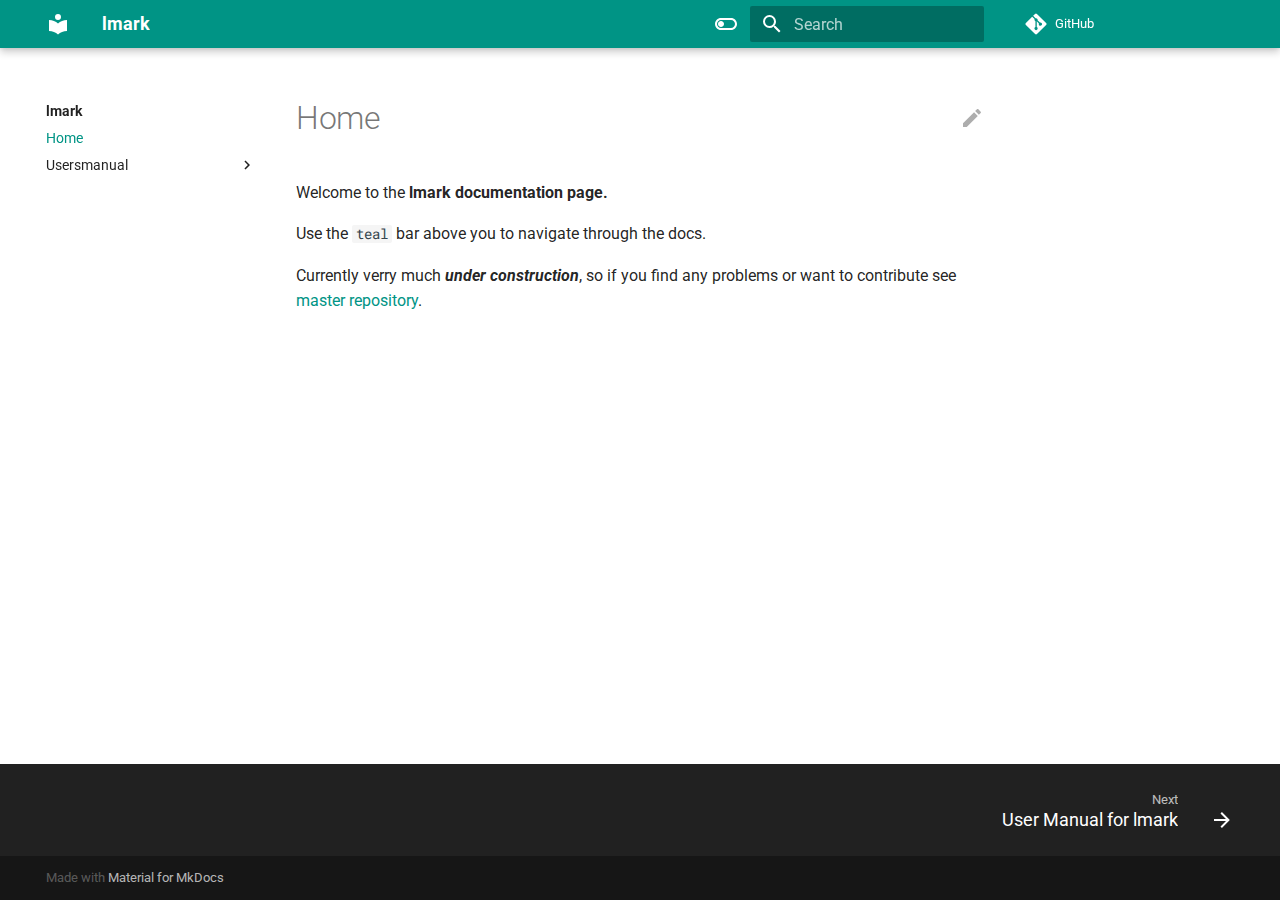
<file: index.html>
<!doctype html>
<html lang="en" class="no-js">
  <head>
    
      <meta charset="utf-8">
      <meta name="viewport" content="width=device-width,initial-scale=1">
      
        <meta name="description" content="Edit, view, and export your markdown files with lmark. Easy exporting to PDF and HTML!">
      
      
      
      <link rel="icon" href="assets/images/favicon.png">
      <meta name="generator" content="mkdocs-1.3.0, mkdocs-material-8.2.15">
    
    
      
        <title>lmark</title>
      
    
    
      <link rel="stylesheet" href="assets/stylesheets/main.c382b1dc.min.css">
      
        
        <link rel="stylesheet" href="assets/stylesheets/palette.cc9b2e1e.min.css">
        
      
    
    
    
      
        
        
        <link rel="preconnect" href="https://fonts.gstatic.com" crossorigin>
        <link rel="stylesheet" href="https://fonts.googleapis.com/css?family=Roboto:300,300i,400,400i,700,700i%7CRoboto+Mono:400,400i,700,700i&display=fallback">
        <style>:root{--md-text-font:"Roboto";--md-code-font:"Roboto Mono"}</style>
      
    
    
    <script>__md_scope=new URL(".",location),__md_get=(e,_=localStorage,t=__md_scope)=>JSON.parse(_.getItem(t.pathname+"."+e)),__md_set=(e,_,t=localStorage,a=__md_scope)=>{try{t.setItem(a.pathname+"."+e,JSON.stringify(_))}catch(e){}}</script>
    
      

    
    
  </head>
  
  
    
    
      
    
    
    
    
    <body dir="ltr" data-md-color-scheme="default" data-md-color-primary="teal" data-md-color-accent="">
  
    
    
      <script>var palette=__md_get("__palette");if(palette&&"object"==typeof palette.color)for(var key of Object.keys(palette.color))document.body.setAttribute("data-md-color-"+key,palette.color[key])</script>
    
    <input class="md-toggle" data-md-toggle="drawer" type="checkbox" id="__drawer" autocomplete="off">
    <input class="md-toggle" data-md-toggle="search" type="checkbox" id="__search" autocomplete="off">
    <label class="md-overlay" for="__drawer"></label>
    <div data-md-component="skip">
      
    </div>
    <div data-md-component="announce">
      
    </div>
    
    
      

<header class="md-header" data-md-component="header">
  <nav class="md-header__inner md-grid" aria-label="Header">
    <a href="." title="lmark" class="md-header__button md-logo" aria-label="lmark" data-md-component="logo">
      
  
  <svg xmlns="http://www.w3.org/2000/svg" viewBox="0 0 24 24"><path d="M12 8a3 3 0 0 0 3-3 3 3 0 0 0-3-3 3 3 0 0 0-3 3 3 3 0 0 0 3 3m0 3.54C9.64 9.35 6.5 8 3 8v11c3.5 0 6.64 1.35 9 3.54 2.36-2.19 5.5-3.54 9-3.54V8c-3.5 0-6.64 1.35-9 3.54Z"/></svg>

    </a>
    <label class="md-header__button md-icon" for="__drawer">
      <svg xmlns="http://www.w3.org/2000/svg" viewBox="0 0 24 24"><path d="M3 6h18v2H3V6m0 5h18v2H3v-2m0 5h18v2H3v-2Z"/></svg>
    </label>
    <div class="md-header__title" data-md-component="header-title">
      <div class="md-header__ellipsis">
        <div class="md-header__topic">
          <span class="md-ellipsis">
            lmark
          </span>
        </div>
        <div class="md-header__topic" data-md-component="header-topic">
          <span class="md-ellipsis">
            
              Home
            
          </span>
        </div>
      </div>
    </div>
    
      <form class="md-header__option" data-md-component="palette">
        
          
          
          <input class="md-option" data-md-color-media="(prefers-color-scheme: light)" data-md-color-scheme="default" data-md-color-primary="teal" data-md-color-accent=""  aria-label="Switch to dark mode"  type="radio" name="__palette" id="__palette_1">
          
            <label class="md-header__button md-icon" title="Switch to dark mode" for="__palette_2" hidden>
              <svg xmlns="http://www.w3.org/2000/svg" viewBox="0 0 24 24"><path d="M17 6H7c-3.31 0-6 2.69-6 6s2.69 6 6 6h10c3.31 0 6-2.69 6-6s-2.69-6-6-6zm0 10H7c-2.21 0-4-1.79-4-4s1.79-4 4-4h10c2.21 0 4 1.79 4 4s-1.79 4-4 4zM7 9c-1.66 0-3 1.34-3 3s1.34 3 3 3 3-1.34 3-3-1.34-3-3-3z"/></svg>
            </label>
          
        
          
          
          <input class="md-option" data-md-color-media="(prefers-color-scheme: dark)" data-md-color-scheme="slate" data-md-color-primary="teal" data-md-color-accent=""  aria-label="Switch to light mode"  type="radio" name="__palette" id="__palette_2">
          
            <label class="md-header__button md-icon" title="Switch to light mode" for="__palette_1" hidden>
              <svg xmlns="http://www.w3.org/2000/svg" viewBox="0 0 24 24"><path d="M17 7H7a5 5 0 0 0-5 5 5 5 0 0 0 5 5h10a5 5 0 0 0 5-5 5 5 0 0 0-5-5m0 8a3 3 0 0 1-3-3 3 3 0 0 1 3-3 3 3 0 0 1 3 3 3 3 0 0 1-3 3Z"/></svg>
            </label>
          
        
      </form>
    
    
    
      <label class="md-header__button md-icon" for="__search">
        <svg xmlns="http://www.w3.org/2000/svg" viewBox="0 0 24 24"><path d="M9.5 3A6.5 6.5 0 0 1 16 9.5c0 1.61-.59 3.09-1.56 4.23l.27.27h.79l5 5-1.5 1.5-5-5v-.79l-.27-.27A6.516 6.516 0 0 1 9.5 16 6.5 6.5 0 0 1 3 9.5 6.5 6.5 0 0 1 9.5 3m0 2C7 5 5 7 5 9.5S7 14 9.5 14 14 12 14 9.5 12 5 9.5 5Z"/></svg>
      </label>
      <div class="md-search" data-md-component="search" role="dialog">
  <label class="md-search__overlay" for="__search"></label>
  <div class="md-search__inner" role="search">
    <form class="md-search__form" name="search">
      <input type="text" class="md-search__input" name="query" aria-label="Search" placeholder="Search" autocapitalize="off" autocorrect="off" autocomplete="off" spellcheck="false" data-md-component="search-query" required>
      <label class="md-search__icon md-icon" for="__search">
        <svg xmlns="http://www.w3.org/2000/svg" viewBox="0 0 24 24"><path d="M9.5 3A6.5 6.5 0 0 1 16 9.5c0 1.61-.59 3.09-1.56 4.23l.27.27h.79l5 5-1.5 1.5-5-5v-.79l-.27-.27A6.516 6.516 0 0 1 9.5 16 6.5 6.5 0 0 1 3 9.5 6.5 6.5 0 0 1 9.5 3m0 2C7 5 5 7 5 9.5S7 14 9.5 14 14 12 14 9.5 12 5 9.5 5Z"/></svg>
        <svg xmlns="http://www.w3.org/2000/svg" viewBox="0 0 24 24"><path d="M20 11v2H8l5.5 5.5-1.42 1.42L4.16 12l7.92-7.92L13.5 5.5 8 11h12Z"/></svg>
      </label>
      <nav class="md-search__options" aria-label="Search">
        
          <a href="javascript:void(0)" class="md-search__icon md-icon" aria-label="Share" data-clipboard data-clipboard-text="" data-md-component="search-share" tabindex="-1">
            <svg xmlns="http://www.w3.org/2000/svg" viewBox="0 0 24 24"><path d="M18 16.08c-.76 0-1.44.3-1.96.77L8.91 12.7c.05-.23.09-.46.09-.7 0-.24-.04-.47-.09-.7l7.05-4.11c.54.5 1.25.81 2.04.81a3 3 0 0 0 3-3 3 3 0 0 0-3-3 3 3 0 0 0-3 3c0 .24.04.47.09.7L8.04 9.81C7.5 9.31 6.79 9 6 9a3 3 0 0 0-3 3 3 3 0 0 0 3 3c.79 0 1.5-.31 2.04-.81l7.12 4.15c-.05.21-.08.43-.08.66 0 1.61 1.31 2.91 2.92 2.91 1.61 0 2.92-1.3 2.92-2.91A2.92 2.92 0 0 0 18 16.08Z"/></svg>
          </a>
        
        <button type="reset" class="md-search__icon md-icon" aria-label="Clear" tabindex="-1">
          <svg xmlns="http://www.w3.org/2000/svg" viewBox="0 0 24 24"><path d="M19 6.41 17.59 5 12 10.59 6.41 5 5 6.41 10.59 12 5 17.59 6.41 19 12 13.41 17.59 19 19 17.59 13.41 12 19 6.41Z"/></svg>
        </button>
      </nav>
      
    </form>
    <div class="md-search__output">
      <div class="md-search__scrollwrap" data-md-scrollfix>
        <div class="md-search-result" data-md-component="search-result">
          <div class="md-search-result__meta">
            Initializing search
          </div>
          <ol class="md-search-result__list"></ol>
        </div>
      </div>
    </div>
  </div>
</div>
    
    
      <div class="md-header__source">
        <a href="https://github.com/LukeOnuke/lmark/" title="Go to repository" class="md-source" data-md-component="source">
  <div class="md-source__icon md-icon">
    
    <svg xmlns="http://www.w3.org/2000/svg" viewBox="0 0 448 512"><!--! Font Awesome Free 6.1.1 by @fontawesome - https://fontawesome.com License - https://fontawesome.com/license/free (Icons: CC BY 4.0, Fonts: SIL OFL 1.1, Code: MIT License) Copyright 2022 Fonticons, Inc.--><path d="M439.55 236.05 244 40.45a28.87 28.87 0 0 0-40.81 0l-40.66 40.63 51.52 51.52c27.06-9.14 52.68 16.77 43.39 43.68l49.66 49.66c34.23-11.8 61.18 31 35.47 56.69-26.49 26.49-70.21-2.87-56-37.34L240.22 199v121.85c25.3 12.54 22.26 41.85 9.08 55a34.34 34.34 0 0 1-48.55 0c-17.57-17.6-11.07-46.91 11.25-56v-123c-20.8-8.51-24.6-30.74-18.64-45L142.57 101 8.45 235.14a28.86 28.86 0 0 0 0 40.81l195.61 195.6a28.86 28.86 0 0 0 40.8 0l194.69-194.69a28.86 28.86 0 0 0 0-40.81z"/></svg>
  </div>
  <div class="md-source__repository">
    GitHub
  </div>
</a>
      </div>
    
  </nav>
  
</header>
    
    <div class="md-container" data-md-component="container">
      
      
        
          
        
      
      <main class="md-main" data-md-component="main">
        <div class="md-main__inner md-grid">
          
            
              
              <div class="md-sidebar md-sidebar--primary" data-md-component="sidebar" data-md-type="navigation" >
                <div class="md-sidebar__scrollwrap">
                  <div class="md-sidebar__inner">
                    


<nav class="md-nav md-nav--primary" aria-label="Navigation" data-md-level="0">
  <label class="md-nav__title" for="__drawer">
    <a href="." title="lmark" class="md-nav__button md-logo" aria-label="lmark" data-md-component="logo">
      
  
  <svg xmlns="http://www.w3.org/2000/svg" viewBox="0 0 24 24"><path d="M12 8a3 3 0 0 0 3-3 3 3 0 0 0-3-3 3 3 0 0 0-3 3 3 3 0 0 0 3 3m0 3.54C9.64 9.35 6.5 8 3 8v11c3.5 0 6.64 1.35 9 3.54 2.36-2.19 5.5-3.54 9-3.54V8c-3.5 0-6.64 1.35-9 3.54Z"/></svg>

    </a>
    lmark
  </label>
  
    <div class="md-nav__source">
      <a href="https://github.com/LukeOnuke/lmark/" title="Go to repository" class="md-source" data-md-component="source">
  <div class="md-source__icon md-icon">
    
    <svg xmlns="http://www.w3.org/2000/svg" viewBox="0 0 448 512"><!--! Font Awesome Free 6.1.1 by @fontawesome - https://fontawesome.com License - https://fontawesome.com/license/free (Icons: CC BY 4.0, Fonts: SIL OFL 1.1, Code: MIT License) Copyright 2022 Fonticons, Inc.--><path d="M439.55 236.05 244 40.45a28.87 28.87 0 0 0-40.81 0l-40.66 40.63 51.52 51.52c27.06-9.14 52.68 16.77 43.39 43.68l49.66 49.66c34.23-11.8 61.18 31 35.47 56.69-26.49 26.49-70.21-2.87-56-37.34L240.22 199v121.85c25.3 12.54 22.26 41.85 9.08 55a34.34 34.34 0 0 1-48.55 0c-17.57-17.6-11.07-46.91 11.25-56v-123c-20.8-8.51-24.6-30.74-18.64-45L142.57 101 8.45 235.14a28.86 28.86 0 0 0 0 40.81l195.61 195.6a28.86 28.86 0 0 0 40.8 0l194.69-194.69a28.86 28.86 0 0 0 0-40.81z"/></svg>
  </div>
  <div class="md-source__repository">
    GitHub
  </div>
</a>
    </div>
  
  <ul class="md-nav__list" data-md-scrollfix>
    
      
      
      

  
  
    
  
  
    <li class="md-nav__item md-nav__item--active">
      
      <input class="md-nav__toggle md-toggle" data-md-toggle="toc" type="checkbox" id="__toc">
      
      
      
      <a href="." class="md-nav__link md-nav__link--active">
        Home
      </a>
      
    </li>
  

    
      
      
      

  
  
  
    
    <li class="md-nav__item md-nav__item--nested">
      
      
        <input class="md-nav__toggle md-toggle" data-md-toggle="__nav_2" type="checkbox" id="__nav_2" >
      
      
      
      
        <label class="md-nav__link" for="__nav_2">
          Usersmanual
          <span class="md-nav__icon md-icon"></span>
        </label>
      
      <nav class="md-nav" aria-label="Usersmanual" data-md-level="1">
        <label class="md-nav__title" for="__nav_2">
          <span class="md-nav__icon md-icon"></span>
          Usersmanual
        </label>
        <ul class="md-nav__list" data-md-scrollfix>
          
            
              
  
  
  
    <li class="md-nav__item">
      <a href="usersmanual/" class="md-nav__link">
        User Manual for lmark
      </a>
    </li>
  

            
          
        </ul>
      </nav>
    </li>
  

    
  </ul>
</nav>
                  </div>
                </div>
              </div>
            
            
              
              <div class="md-sidebar md-sidebar--secondary" data-md-component="sidebar" data-md-type="toc" >
                <div class="md-sidebar__scrollwrap">
                  <div class="md-sidebar__inner">
                    

<nav class="md-nav md-nav--secondary" aria-label="Table of contents">
  
  
  
  
</nav>
                  </div>
                </div>
              </div>
            
          
          <div class="md-content" data-md-component="content">
            <article class="md-content__inner md-typeset">
              
                
  <a href="https://github.com/edit/main/docs/docs/index.md" title="Edit this page" class="md-content__button md-icon">
    <svg xmlns="http://www.w3.org/2000/svg" viewBox="0 0 24 24"><path d="M20.71 7.04c.39-.39.39-1.04 0-1.41l-2.34-2.34c-.37-.39-1.02-.39-1.41 0l-1.84 1.83 3.75 3.75M3 17.25V21h3.75L17.81 9.93l-3.75-3.75L3 17.25Z"/></svg>
  </a>



  <h1>Home</h1>

<p>Welcome to the <strong>lmark documentation page.</strong></p>
<p>Use the <code>teal</code> bar above you to navigate through the  docs.</p>
<p>Currently verry much <strong><em>under construction</em></strong>, so if you find any problems or want to contribute see <a href="https://github.com/LukeOnuke/lmark/">master repository</a>.</p>

              
            </article>
          </div>
        </div>
        
      </main>
      
        <footer class="md-footer">
  
    <nav class="md-footer__inner md-grid" aria-label="Footer">
      
      
        
        <a href="usersmanual/" class="md-footer__link md-footer__link--next" aria-label="Next: User Manual for lmark" rel="next">
          <div class="md-footer__title">
            <div class="md-ellipsis">
              <span class="md-footer__direction">
                Next
              </span>
              User Manual for lmark
            </div>
          </div>
          <div class="md-footer__button md-icon">
            <svg xmlns="http://www.w3.org/2000/svg" viewBox="0 0 24 24"><path d="M4 11v2h12l-5.5 5.5 1.42 1.42L19.84 12l-7.92-7.92L10.5 5.5 16 11H4Z"/></svg>
          </div>
        </a>
      
    </nav>
  
  <div class="md-footer-meta md-typeset">
    <div class="md-footer-meta__inner md-grid">
      <div class="md-copyright">
  
  
    Made with
    <a href="https://squidfunk.github.io/mkdocs-material/" target="_blank" rel="noopener">
      Material for MkDocs
    </a>
  
</div>
      
    </div>
  </div>
</footer>
      
    </div>
    <div class="md-dialog" data-md-component="dialog">
      <div class="md-dialog__inner md-typeset"></div>
    </div>
    <script id="__config" type="application/json">{"base": ".", "features": ["search.share"], "search": "assets/javascripts/workers/search.2a1c317c.min.js", "translations": {"clipboard.copied": "Copied to clipboard", "clipboard.copy": "Copy to clipboard", "search.config.lang": "en", "search.config.pipeline": "trimmer, stopWordFilter", "search.config.separator": "[\\s\\-]+", "search.placeholder": "Search", "search.result.more.one": "1 more on this page", "search.result.more.other": "# more on this page", "search.result.none": "No matching documents", "search.result.one": "1 matching document", "search.result.other": "# matching documents", "search.result.placeholder": "Type to start searching", "search.result.term.missing": "Missing", "select.version.title": "Select version"}}</script>
    
    
      <script src="assets/javascripts/bundle.a6c66575.min.js"></script>
      
    
  </body>
</html>
</file>
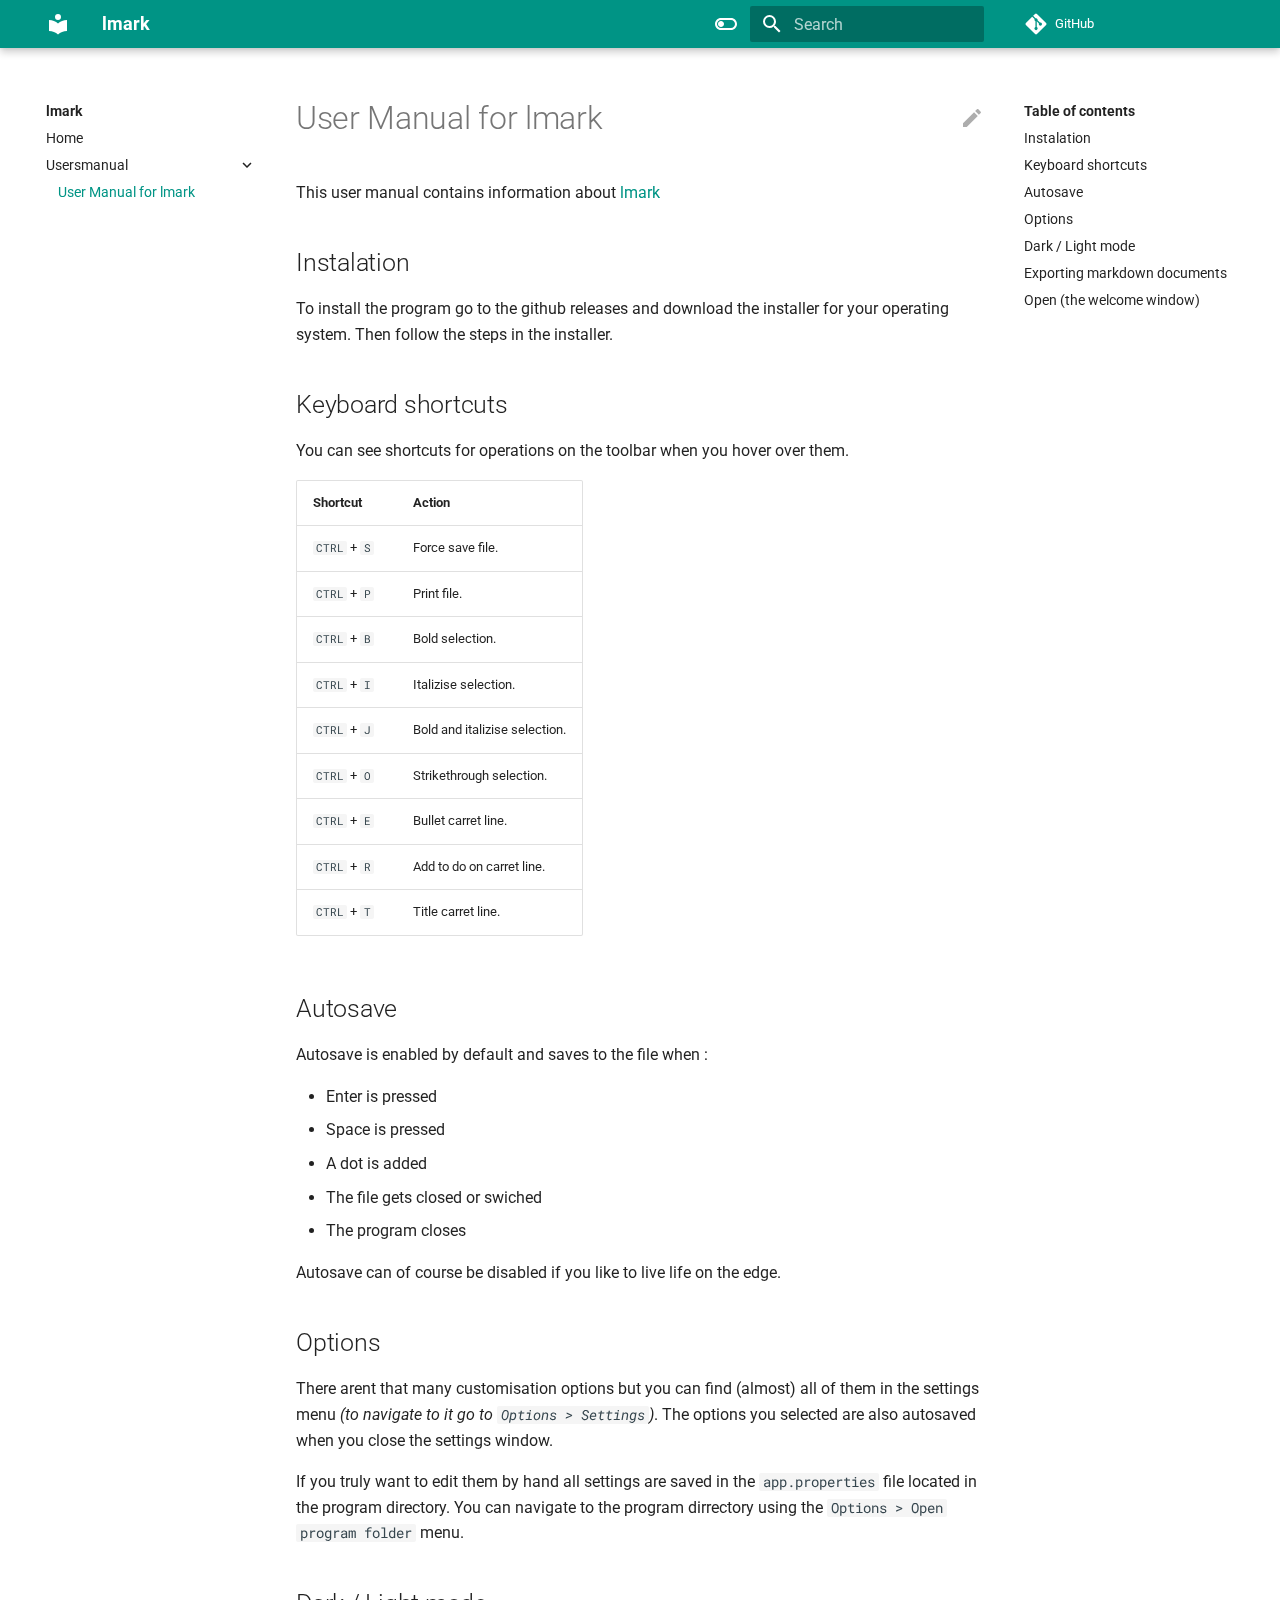
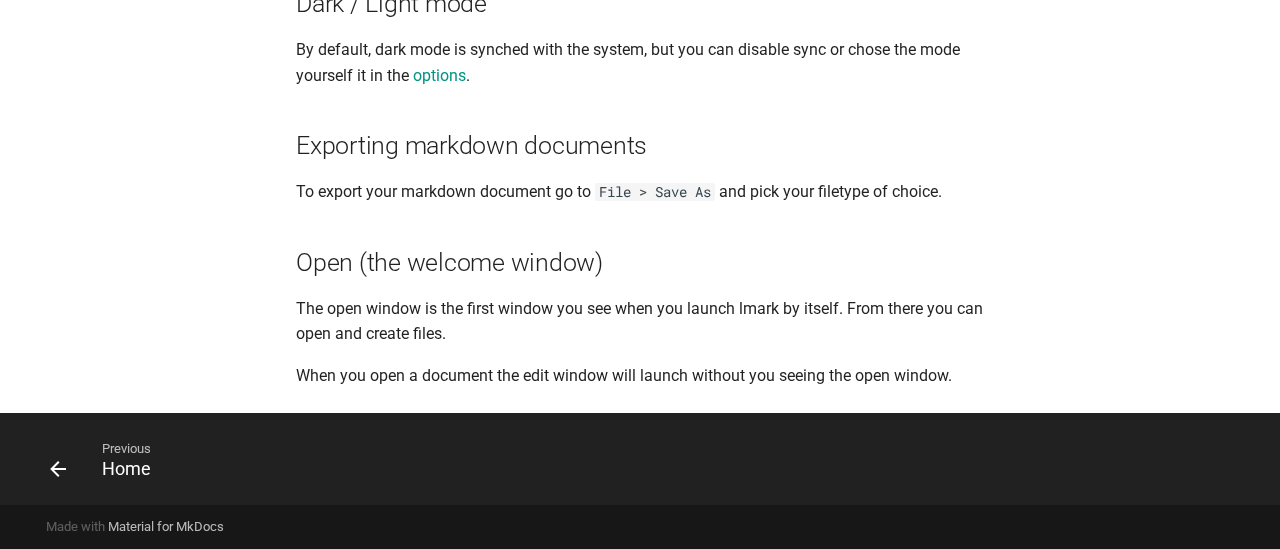
<file: usersmanual/index.html>
<!doctype html>
<html lang="en" class="no-js">
  <head>
    
      <meta charset="utf-8">
      <meta name="viewport" content="width=device-width,initial-scale=1">
      
        <meta name="description" content="Edit, view, and export your markdown files with lmark. Easy exporting to PDF and HTML!">
      
      
      
      <link rel="icon" href="../assets/images/favicon.png">
      <meta name="generator" content="mkdocs-1.3.0, mkdocs-material-8.2.15">
    
    
      
        <title>User Manual for lmark - lmark</title>
      
    
    
      <link rel="stylesheet" href="../assets/stylesheets/main.c382b1dc.min.css">
      
        
        <link rel="stylesheet" href="../assets/stylesheets/palette.cc9b2e1e.min.css">
        
      
    
    
    
      
        
        
        <link rel="preconnect" href="https://fonts.gstatic.com" crossorigin>
        <link rel="stylesheet" href="https://fonts.googleapis.com/css?family=Roboto:300,300i,400,400i,700,700i%7CRoboto+Mono:400,400i,700,700i&display=fallback">
        <style>:root{--md-text-font:"Roboto";--md-code-font:"Roboto Mono"}</style>
      
    
    
    <script>__md_scope=new URL("..",location),__md_get=(e,_=localStorage,t=__md_scope)=>JSON.parse(_.getItem(t.pathname+"."+e)),__md_set=(e,_,t=localStorage,a=__md_scope)=>{try{t.setItem(a.pathname+"."+e,JSON.stringify(_))}catch(e){}}</script>
    
      

    
    
  </head>
  
  
    
    
      
    
    
    
    
    <body dir="ltr" data-md-color-scheme="default" data-md-color-primary="teal" data-md-color-accent="">
  
    
    
      <script>var palette=__md_get("__palette");if(palette&&"object"==typeof palette.color)for(var key of Object.keys(palette.color))document.body.setAttribute("data-md-color-"+key,palette.color[key])</script>
    
    <input class="md-toggle" data-md-toggle="drawer" type="checkbox" id="__drawer" autocomplete="off">
    <input class="md-toggle" data-md-toggle="search" type="checkbox" id="__search" autocomplete="off">
    <label class="md-overlay" for="__drawer"></label>
    <div data-md-component="skip">
      
        
        <a href="#user-manual-for-lmark" class="md-skip">
          Skip to content
        </a>
      
    </div>
    <div data-md-component="announce">
      
    </div>
    
    
      

<header class="md-header" data-md-component="header">
  <nav class="md-header__inner md-grid" aria-label="Header">
    <a href=".." title="lmark" class="md-header__button md-logo" aria-label="lmark" data-md-component="logo">
      
  
  <svg xmlns="http://www.w3.org/2000/svg" viewBox="0 0 24 24"><path d="M12 8a3 3 0 0 0 3-3 3 3 0 0 0-3-3 3 3 0 0 0-3 3 3 3 0 0 0 3 3m0 3.54C9.64 9.35 6.5 8 3 8v11c3.5 0 6.64 1.35 9 3.54 2.36-2.19 5.5-3.54 9-3.54V8c-3.5 0-6.64 1.35-9 3.54Z"/></svg>

    </a>
    <label class="md-header__button md-icon" for="__drawer">
      <svg xmlns="http://www.w3.org/2000/svg" viewBox="0 0 24 24"><path d="M3 6h18v2H3V6m0 5h18v2H3v-2m0 5h18v2H3v-2Z"/></svg>
    </label>
    <div class="md-header__title" data-md-component="header-title">
      <div class="md-header__ellipsis">
        <div class="md-header__topic">
          <span class="md-ellipsis">
            lmark
          </span>
        </div>
        <div class="md-header__topic" data-md-component="header-topic">
          <span class="md-ellipsis">
            
              User Manual for lmark
            
          </span>
        </div>
      </div>
    </div>
    
      <form class="md-header__option" data-md-component="palette">
        
          
          
          <input class="md-option" data-md-color-media="(prefers-color-scheme: light)" data-md-color-scheme="default" data-md-color-primary="teal" data-md-color-accent=""  aria-label="Switch to dark mode"  type="radio" name="__palette" id="__palette_1">
          
            <label class="md-header__button md-icon" title="Switch to dark mode" for="__palette_2" hidden>
              <svg xmlns="http://www.w3.org/2000/svg" viewBox="0 0 24 24"><path d="M17 6H7c-3.31 0-6 2.69-6 6s2.69 6 6 6h10c3.31 0 6-2.69 6-6s-2.69-6-6-6zm0 10H7c-2.21 0-4-1.79-4-4s1.79-4 4-4h10c2.21 0 4 1.79 4 4s-1.79 4-4 4zM7 9c-1.66 0-3 1.34-3 3s1.34 3 3 3 3-1.34 3-3-1.34-3-3-3z"/></svg>
            </label>
          
        
          
          
          <input class="md-option" data-md-color-media="(prefers-color-scheme: dark)" data-md-color-scheme="slate" data-md-color-primary="teal" data-md-color-accent=""  aria-label="Switch to light mode"  type="radio" name="__palette" id="__palette_2">
          
            <label class="md-header__button md-icon" title="Switch to light mode" for="__palette_1" hidden>
              <svg xmlns="http://www.w3.org/2000/svg" viewBox="0 0 24 24"><path d="M17 7H7a5 5 0 0 0-5 5 5 5 0 0 0 5 5h10a5 5 0 0 0 5-5 5 5 0 0 0-5-5m0 8a3 3 0 0 1-3-3 3 3 0 0 1 3-3 3 3 0 0 1 3 3 3 3 0 0 1-3 3Z"/></svg>
            </label>
          
        
      </form>
    
    
    
      <label class="md-header__button md-icon" for="__search">
        <svg xmlns="http://www.w3.org/2000/svg" viewBox="0 0 24 24"><path d="M9.5 3A6.5 6.5 0 0 1 16 9.5c0 1.61-.59 3.09-1.56 4.23l.27.27h.79l5 5-1.5 1.5-5-5v-.79l-.27-.27A6.516 6.516 0 0 1 9.5 16 6.5 6.5 0 0 1 3 9.5 6.5 6.5 0 0 1 9.5 3m0 2C7 5 5 7 5 9.5S7 14 9.5 14 14 12 14 9.5 12 5 9.5 5Z"/></svg>
      </label>
      <div class="md-search" data-md-component="search" role="dialog">
  <label class="md-search__overlay" for="__search"></label>
  <div class="md-search__inner" role="search">
    <form class="md-search__form" name="search">
      <input type="text" class="md-search__input" name="query" aria-label="Search" placeholder="Search" autocapitalize="off" autocorrect="off" autocomplete="off" spellcheck="false" data-md-component="search-query" required>
      <label class="md-search__icon md-icon" for="__search">
        <svg xmlns="http://www.w3.org/2000/svg" viewBox="0 0 24 24"><path d="M9.5 3A6.5 6.5 0 0 1 16 9.5c0 1.61-.59 3.09-1.56 4.23l.27.27h.79l5 5-1.5 1.5-5-5v-.79l-.27-.27A6.516 6.516 0 0 1 9.5 16 6.5 6.5 0 0 1 3 9.5 6.5 6.5 0 0 1 9.5 3m0 2C7 5 5 7 5 9.5S7 14 9.5 14 14 12 14 9.5 12 5 9.5 5Z"/></svg>
        <svg xmlns="http://www.w3.org/2000/svg" viewBox="0 0 24 24"><path d="M20 11v2H8l5.5 5.5-1.42 1.42L4.16 12l7.92-7.92L13.5 5.5 8 11h12Z"/></svg>
      </label>
      <nav class="md-search__options" aria-label="Search">
        
          <a href="javascript:void(0)" class="md-search__icon md-icon" aria-label="Share" data-clipboard data-clipboard-text="" data-md-component="search-share" tabindex="-1">
            <svg xmlns="http://www.w3.org/2000/svg" viewBox="0 0 24 24"><path d="M18 16.08c-.76 0-1.44.3-1.96.77L8.91 12.7c.05-.23.09-.46.09-.7 0-.24-.04-.47-.09-.7l7.05-4.11c.54.5 1.25.81 2.04.81a3 3 0 0 0 3-3 3 3 0 0 0-3-3 3 3 0 0 0-3 3c0 .24.04.47.09.7L8.04 9.81C7.5 9.31 6.79 9 6 9a3 3 0 0 0-3 3 3 3 0 0 0 3 3c.79 0 1.5-.31 2.04-.81l7.12 4.15c-.05.21-.08.43-.08.66 0 1.61 1.31 2.91 2.92 2.91 1.61 0 2.92-1.3 2.92-2.91A2.92 2.92 0 0 0 18 16.08Z"/></svg>
          </a>
        
        <button type="reset" class="md-search__icon md-icon" aria-label="Clear" tabindex="-1">
          <svg xmlns="http://www.w3.org/2000/svg" viewBox="0 0 24 24"><path d="M19 6.41 17.59 5 12 10.59 6.41 5 5 6.41 10.59 12 5 17.59 6.41 19 12 13.41 17.59 19 19 17.59 13.41 12 19 6.41Z"/></svg>
        </button>
      </nav>
      
    </form>
    <div class="md-search__output">
      <div class="md-search__scrollwrap" data-md-scrollfix>
        <div class="md-search-result" data-md-component="search-result">
          <div class="md-search-result__meta">
            Initializing search
          </div>
          <ol class="md-search-result__list"></ol>
        </div>
      </div>
    </div>
  </div>
</div>
    
    
      <div class="md-header__source">
        <a href="https://github.com/LukeOnuke/lmark/" title="Go to repository" class="md-source" data-md-component="source">
  <div class="md-source__icon md-icon">
    
    <svg xmlns="http://www.w3.org/2000/svg" viewBox="0 0 448 512"><!--! Font Awesome Free 6.1.1 by @fontawesome - https://fontawesome.com License - https://fontawesome.com/license/free (Icons: CC BY 4.0, Fonts: SIL OFL 1.1, Code: MIT License) Copyright 2022 Fonticons, Inc.--><path d="M439.55 236.05 244 40.45a28.87 28.87 0 0 0-40.81 0l-40.66 40.63 51.52 51.52c27.06-9.14 52.68 16.77 43.39 43.68l49.66 49.66c34.23-11.8 61.18 31 35.47 56.69-26.49 26.49-70.21-2.87-56-37.34L240.22 199v121.85c25.3 12.54 22.26 41.85 9.08 55a34.34 34.34 0 0 1-48.55 0c-17.57-17.6-11.07-46.91 11.25-56v-123c-20.8-8.51-24.6-30.74-18.64-45L142.57 101 8.45 235.14a28.86 28.86 0 0 0 0 40.81l195.61 195.6a28.86 28.86 0 0 0 40.8 0l194.69-194.69a28.86 28.86 0 0 0 0-40.81z"/></svg>
  </div>
  <div class="md-source__repository">
    GitHub
  </div>
</a>
      </div>
    
  </nav>
  
</header>
    
    <div class="md-container" data-md-component="container">
      
      
        
          
        
      
      <main class="md-main" data-md-component="main">
        <div class="md-main__inner md-grid">
          
            
              
              <div class="md-sidebar md-sidebar--primary" data-md-component="sidebar" data-md-type="navigation" >
                <div class="md-sidebar__scrollwrap">
                  <div class="md-sidebar__inner">
                    


<nav class="md-nav md-nav--primary" aria-label="Navigation" data-md-level="0">
  <label class="md-nav__title" for="__drawer">
    <a href=".." title="lmark" class="md-nav__button md-logo" aria-label="lmark" data-md-component="logo">
      
  
  <svg xmlns="http://www.w3.org/2000/svg" viewBox="0 0 24 24"><path d="M12 8a3 3 0 0 0 3-3 3 3 0 0 0-3-3 3 3 0 0 0-3 3 3 3 0 0 0 3 3m0 3.54C9.64 9.35 6.5 8 3 8v11c3.5 0 6.64 1.35 9 3.54 2.36-2.19 5.5-3.54 9-3.54V8c-3.5 0-6.64 1.35-9 3.54Z"/></svg>

    </a>
    lmark
  </label>
  
    <div class="md-nav__source">
      <a href="https://github.com/LukeOnuke/lmark/" title="Go to repository" class="md-source" data-md-component="source">
  <div class="md-source__icon md-icon">
    
    <svg xmlns="http://www.w3.org/2000/svg" viewBox="0 0 448 512"><!--! Font Awesome Free 6.1.1 by @fontawesome - https://fontawesome.com License - https://fontawesome.com/license/free (Icons: CC BY 4.0, Fonts: SIL OFL 1.1, Code: MIT License) Copyright 2022 Fonticons, Inc.--><path d="M439.55 236.05 244 40.45a28.87 28.87 0 0 0-40.81 0l-40.66 40.63 51.52 51.52c27.06-9.14 52.68 16.77 43.39 43.68l49.66 49.66c34.23-11.8 61.18 31 35.47 56.69-26.49 26.49-70.21-2.87-56-37.34L240.22 199v121.85c25.3 12.54 22.26 41.85 9.08 55a34.34 34.34 0 0 1-48.55 0c-17.57-17.6-11.07-46.91 11.25-56v-123c-20.8-8.51-24.6-30.74-18.64-45L142.57 101 8.45 235.14a28.86 28.86 0 0 0 0 40.81l195.61 195.6a28.86 28.86 0 0 0 40.8 0l194.69-194.69a28.86 28.86 0 0 0 0-40.81z"/></svg>
  </div>
  <div class="md-source__repository">
    GitHub
  </div>
</a>
    </div>
  
  <ul class="md-nav__list" data-md-scrollfix>
    
      
      
      

  
  
  
    <li class="md-nav__item">
      <a href=".." class="md-nav__link">
        Home
      </a>
    </li>
  

    
      
      
      

  
  
    
  
  
    
    <li class="md-nav__item md-nav__item--active md-nav__item--nested">
      
      
        <input class="md-nav__toggle md-toggle" data-md-toggle="__nav_2" type="checkbox" id="__nav_2" checked>
      
      
      
      
        <label class="md-nav__link" for="__nav_2">
          Usersmanual
          <span class="md-nav__icon md-icon"></span>
        </label>
      
      <nav class="md-nav" aria-label="Usersmanual" data-md-level="1">
        <label class="md-nav__title" for="__nav_2">
          <span class="md-nav__icon md-icon"></span>
          Usersmanual
        </label>
        <ul class="md-nav__list" data-md-scrollfix>
          
            
              
  
  
    
  
  
    <li class="md-nav__item md-nav__item--active">
      
      <input class="md-nav__toggle md-toggle" data-md-toggle="toc" type="checkbox" id="__toc">
      
      
        
      
      
        <label class="md-nav__link md-nav__link--active" for="__toc">
          User Manual for lmark
          <span class="md-nav__icon md-icon"></span>
        </label>
      
      <a href="./" class="md-nav__link md-nav__link--active">
        User Manual for lmark
      </a>
      
        

<nav class="md-nav md-nav--secondary" aria-label="Table of contents">
  
  
  
    
  
  
    <label class="md-nav__title" for="__toc">
      <span class="md-nav__icon md-icon"></span>
      Table of contents
    </label>
    <ul class="md-nav__list" data-md-component="toc" data-md-scrollfix>
      
        <li class="md-nav__item">
  <a href="#instalation" class="md-nav__link">
    Instalation
  </a>
  
</li>
      
        <li class="md-nav__item">
  <a href="#keyboard-shortcuts" class="md-nav__link">
    Keyboard shortcuts
  </a>
  
</li>
      
        <li class="md-nav__item">
  <a href="#autosave" class="md-nav__link">
    Autosave
  </a>
  
</li>
      
        <li class="md-nav__item">
  <a href="#options" class="md-nav__link">
    Options
  </a>
  
</li>
      
        <li class="md-nav__item">
  <a href="#dark-light-mode" class="md-nav__link">
    Dark / Light mode
  </a>
  
</li>
      
        <li class="md-nav__item">
  <a href="#exporting-markdown-documents" class="md-nav__link">
    Exporting markdown documents
  </a>
  
</li>
      
        <li class="md-nav__item">
  <a href="#open-the-welcome-window" class="md-nav__link">
    Open (the welcome window)
  </a>
  
</li>
      
    </ul>
  
</nav>
      
    </li>
  

            
          
        </ul>
      </nav>
    </li>
  

    
  </ul>
</nav>
                  </div>
                </div>
              </div>
            
            
              
              <div class="md-sidebar md-sidebar--secondary" data-md-component="sidebar" data-md-type="toc" >
                <div class="md-sidebar__scrollwrap">
                  <div class="md-sidebar__inner">
                    

<nav class="md-nav md-nav--secondary" aria-label="Table of contents">
  
  
  
    
  
  
    <label class="md-nav__title" for="__toc">
      <span class="md-nav__icon md-icon"></span>
      Table of contents
    </label>
    <ul class="md-nav__list" data-md-component="toc" data-md-scrollfix>
      
        <li class="md-nav__item">
  <a href="#instalation" class="md-nav__link">
    Instalation
  </a>
  
</li>
      
        <li class="md-nav__item">
  <a href="#keyboard-shortcuts" class="md-nav__link">
    Keyboard shortcuts
  </a>
  
</li>
      
        <li class="md-nav__item">
  <a href="#autosave" class="md-nav__link">
    Autosave
  </a>
  
</li>
      
        <li class="md-nav__item">
  <a href="#options" class="md-nav__link">
    Options
  </a>
  
</li>
      
        <li class="md-nav__item">
  <a href="#dark-light-mode" class="md-nav__link">
    Dark / Light mode
  </a>
  
</li>
      
        <li class="md-nav__item">
  <a href="#exporting-markdown-documents" class="md-nav__link">
    Exporting markdown documents
  </a>
  
</li>
      
        <li class="md-nav__item">
  <a href="#open-the-welcome-window" class="md-nav__link">
    Open (the welcome window)
  </a>
  
</li>
      
    </ul>
  
</nav>
                  </div>
                </div>
              </div>
            
          
          <div class="md-content" data-md-component="content">
            <article class="md-content__inner md-typeset">
              
                
  <a href="https://github.com/edit/main/docs/docs/usersmanual/index.md" title="Edit this page" class="md-content__button md-icon">
    <svg xmlns="http://www.w3.org/2000/svg" viewBox="0 0 24 24"><path d="M20.71 7.04c.39-.39.39-1.04 0-1.41l-2.34-2.34c-.37-.39-1.02-.39-1.41 0l-1.84 1.83 3.75 3.75M3 17.25V21h3.75L17.81 9.93l-3.75-3.75L3 17.25Z"/></svg>
  </a>



<h1 id="user-manual-for-lmark">User Manual for lmark</h1>
<p>This user manual contains information about <a href="https://github.com/LukeOnuke/lmark">lmark</a></p>
<h2 id="instalation">Instalation</h2>
<p>To install the program go to the github releases and download the installer for your operating system. Then follow the steps in the installer.</p>
<h2 id="keyboard-shortcuts">Keyboard shortcuts</h2>
<p>You can see shortcuts for operations on the toolbar when you hover over them.</p>
<table>
<thead>
<tr>
<th>Shortcut</th>
<th>Action</th>
</tr>
</thead>
<tbody>
<tr>
<td><code>CTRL</code> + <code>S</code></td>
<td>Force save file.</td>
</tr>
<tr>
<td><code>CTRL</code> + <code>P</code></td>
<td>Print file.</td>
</tr>
<tr>
<td><code>CTRL</code> + <code>B</code></td>
<td>Bold selection.</td>
</tr>
<tr>
<td><code>CTRL</code> + <code>I</code></td>
<td>Italizise selection.</td>
</tr>
<tr>
<td><code>CTRL</code> + <code>J</code></td>
<td>Bold and italizise selection.</td>
</tr>
<tr>
<td><code>CTRL</code> + <code>O</code></td>
<td>Strikethrough selection.</td>
</tr>
<tr>
<td><code>CTRL</code> + <code>E</code></td>
<td>Bullet carret line.</td>
</tr>
<tr>
<td><code>CTRL</code> + <code>R</code></td>
<td>Add to do on carret line.</td>
</tr>
<tr>
<td><code>CTRL</code> + <code>T</code></td>
<td>Title carret line.</td>
</tr>
</tbody>
</table>
<h2 id="autosave">Autosave</h2>
<p>Autosave is enabled by default and saves to the file when :</p>
<ul>
<li>Enter is pressed</li>
<li>Space is pressed</li>
<li>A dot is added</li>
<li>The file gets closed or swiched</li>
<li>The program closes</li>
</ul>
<p>Autosave can of course be disabled if you like to live life on the edge.</p>
<h2 id="options">Options</h2>
<p>There arent that many customisation options but you can find (almost) all of them in the settings menu <em>(to navigate to it go to <code>Options &gt; Settings</code>)</em>. The options you selected are also autosaved when you close the settings window.</p>
<p>If you truly want to edit them by hand all settings are saved in the <code>app.properties</code> file located in the program directory. You can navigate to the program dirrectory using the <code>Options &gt; Open program folder</code> menu.</p>
<h2 id="dark-light-mode">Dark / Light mode</h2>
<p>By default, dark mode is synched with the system, but you can disable sync or chose the mode yourself it in the <a href="#options">options</a>.</p>
<h2 id="exporting-markdown-documents">Exporting markdown documents</h2>
<p>To export your markdown document go to <code>File &gt; Save As</code> and pick your filetype of choice.</p>
<h2 id="open-the-welcome-window">Open (the welcome window)</h2>
<p>The open window is the first window you see when you launch lmark by itself. From there you can open and create files.</p>
<p>When you open a document the edit window will launch without you seeing the open window.</p>

              
            </article>
          </div>
        </div>
        
      </main>
      
        <footer class="md-footer">
  
    <nav class="md-footer__inner md-grid" aria-label="Footer">
      
        
        <a href=".." class="md-footer__link md-footer__link--prev" aria-label="Previous: Home" rel="prev">
          <div class="md-footer__button md-icon">
            <svg xmlns="http://www.w3.org/2000/svg" viewBox="0 0 24 24"><path d="M20 11v2H8l5.5 5.5-1.42 1.42L4.16 12l7.92-7.92L13.5 5.5 8 11h12Z"/></svg>
          </div>
          <div class="md-footer__title">
            <div class="md-ellipsis">
              <span class="md-footer__direction">
                Previous
              </span>
              Home
            </div>
          </div>
        </a>
      
      
    </nav>
  
  <div class="md-footer-meta md-typeset">
    <div class="md-footer-meta__inner md-grid">
      <div class="md-copyright">
  
  
    Made with
    <a href="https://squidfunk.github.io/mkdocs-material/" target="_blank" rel="noopener">
      Material for MkDocs
    </a>
  
</div>
      
    </div>
  </div>
</footer>
      
    </div>
    <div class="md-dialog" data-md-component="dialog">
      <div class="md-dialog__inner md-typeset"></div>
    </div>
    <script id="__config" type="application/json">{"base": "..", "features": ["search.share"], "search": "../assets/javascripts/workers/search.2a1c317c.min.js", "translations": {"clipboard.copied": "Copied to clipboard", "clipboard.copy": "Copy to clipboard", "search.config.lang": "en", "search.config.pipeline": "trimmer, stopWordFilter", "search.config.separator": "[\\s\\-]+", "search.placeholder": "Search", "search.result.more.one": "1 more on this page", "search.result.more.other": "# more on this page", "search.result.none": "No matching documents", "search.result.one": "1 matching document", "search.result.other": "# matching documents", "search.result.placeholder": "Type to start searching", "search.result.term.missing": "Missing", "select.version.title": "Select version"}}</script>
    
    
      <script src="../assets/javascripts/bundle.a6c66575.min.js"></script>
      
    
  </body>
</html>
</file>
<file: assets/stylesheets/main.c382b1dc.min.css>
@charset "UTF-8";html{-webkit-text-size-adjust:none;-moz-text-size-adjust:none;-ms-text-size-adjust:none;text-size-adjust:none;box-sizing:border-box}*,:after,:before{box-sizing:inherit}@media (prefers-reduced-motion){*,:after,:before{transition:none!important}}body{margin:0}a,button,input,label{-webkit-tap-highlight-color:transparent}a{color:inherit;text-decoration:none}hr{border:0;box-sizing:initial;display:block;height:.05rem;overflow:visible;padding:0}small{font-size:80%}sub,sup{line-height:1em}img{border-style:none}table{border-collapse:initial;border-spacing:0}td,th{font-weight:400;vertical-align:top}button{background:transparent;border:0;font-family:inherit;font-size:inherit;margin:0;padding:0}input{border:0;outline:none}:root{--md-default-fg-color:rgba(0,0,0,.87);--md-default-fg-color--light:rgba(0,0,0,.54);--md-default-fg-color--lighter:rgba(0,0,0,.32);--md-default-fg-color--lightest:rgba(0,0,0,.07);--md-default-bg-color:#fff;--md-default-bg-color--light:hsla(0,0%,100%,.7);--md-default-bg-color--lighter:hsla(0,0%,100%,.3);--md-default-bg-color--lightest:hsla(0,0%,100%,.12);--md-primary-fg-color:#4051b5;--md-primary-fg-color--light:#5d6cc0;--md-primary-fg-color--dark:#303fa1;--md-primary-bg-color:#fff;--md-primary-bg-color--light:hsla(0,0%,100%,.7);--md-accent-fg-color:#526cfe;--md-accent-fg-color--transparent:rgba(82,108,254,.1);--md-accent-bg-color:#fff;--md-accent-bg-color--light:hsla(0,0%,100%,.7);--md-shadow-z1:0 0.2rem 0.5rem rgba(0,0,0,.05),0 0 0.05rem rgba(0,0,0,.1);--md-shadow-z2:0 0.2rem 0.5rem rgba(0,0,0,.1),0 0 0.05rem rgba(0,0,0,.25);--md-shadow-z3:0 0.2rem 0.5rem rgba(0,0,0,.2),0 0 0.05rem rgba(0,0,0,.35)}:root>*{--md-code-fg-color:#36464e;--md-code-bg-color:#f5f5f5;--md-code-hl-color:rgba(255,255,0,.5);--md-code-hl-number-color:#d52a2a;--md-code-hl-special-color:#db1457;--md-code-hl-function-color:#a846b9;--md-code-hl-constant-color:#6e59d9;--md-code-hl-keyword-color:#3f6ec6;--md-code-hl-string-color:#1c7d4d;--md-code-hl-name-color:var(--md-code-fg-color);--md-code-hl-operator-color:var(--md-default-fg-color--light);--md-code-hl-punctuation-color:var(--md-default-fg-color--light);--md-code-hl-comment-color:var(--md-default-fg-color--light);--md-code-hl-generic-color:var(--md-default-fg-color--light);--md-code-hl-variable-color:var(--md-default-fg-color--light);--md-typeset-color:var(--md-default-fg-color);--md-typeset-a-color:var(--md-primary-fg-color);--md-typeset-mark-color:rgba(255,255,0,.5);--md-typeset-del-color:rgba(245,80,61,.15);--md-typeset-ins-color:rgba(11,213,112,.15);--md-typeset-kbd-color:#fafafa;--md-typeset-kbd-accent-color:#fff;--md-typeset-kbd-border-color:#b8b8b8;--md-typeset-table-color:rgba(0,0,0,.12);--md-admonition-fg-color:var(--md-default-fg-color);--md-admonition-bg-color:var(--md-default-bg-color);--md-footer-fg-color:#fff;--md-footer-fg-color--light:hsla(0,0%,100%,.7);--md-footer-fg-color--lighter:hsla(0,0%,100%,.3);--md-footer-bg-color:rgba(0,0,0,.87);--md-footer-bg-color--dark:rgba(0,0,0,.32)}.md-icon svg{fill:currentcolor;display:block;height:1.2rem;width:1.2rem}body{-webkit-font-smoothing:antialiased;-moz-osx-font-smoothing:grayscale;--md-text-font-family:var(--md-text-font,_),-apple-system,BlinkMacSystemFont,Helvetica,Arial,sans-serif;--md-code-font-family:var(--md-code-font,_),SFMono-Regular,Consolas,Menlo,monospace}body,input{font-feature-settings:"kern","liga";font-family:var(--md-text-font-family)}body,code,input,kbd,pre{color:var(--md-typeset-color)}code,kbd,pre{font-feature-settings:"kern";font-family:var(--md-code-font-family)}:root{--md-typeset-table-sort-icon:url('data:image/svg+xml;charset=utf-8,<svg xmlns="http://www.w3.org/2000/svg" viewBox="0 0 24 24"><path d="m18 21-4-4h3V7h-3l4-4 4 4h-3v10h3M2 19v-2h10v2M2 13v-2h7v2M2 7V5h4v2H2Z"/></svg>');--md-typeset-table-sort-icon--asc:url('data:image/svg+xml;charset=utf-8,<svg xmlns="http://www.w3.org/2000/svg" viewBox="0 0 24 24"><path d="M19 17h3l-4 4-4-4h3V3h2M2 17h10v2H2M6 5v2H2V5m0 6h7v2H2v-2Z"/></svg>');--md-typeset-table-sort-icon--desc:url('data:image/svg+xml;charset=utf-8,<svg xmlns="http://www.w3.org/2000/svg" viewBox="0 0 24 24"><path d="M19 7h3l-4-4-4 4h3v14h2M2 17h10v2H2M6 5v2H2V5m0 6h7v2H2v-2Z"/></svg>')}.md-typeset{-webkit-print-color-adjust:exact;color-adjust:exact;font-size:.8rem;line-height:1.6}@media print{.md-typeset{font-size:.68rem}}.md-typeset blockquote,.md-typeset dl,.md-typeset figure,.md-typeset ol,.md-typeset pre,.md-typeset ul{margin-bottom:1em;margin-top:1em}.md-typeset h1{color:var(--md-default-fg-color--light);font-size:2em;line-height:1.3;margin:0 0 1.25em}.md-typeset h1,.md-typeset h2{font-weight:300;letter-spacing:-.01em}.md-typeset h2{font-size:1.5625em;line-height:1.4;margin:1.6em 0 .64em}.md-typeset h3{font-size:1.25em;font-weight:400;letter-spacing:-.01em;line-height:1.5;margin:1.6em 0 .8em}.md-typeset h2+h3{margin-top:.8em}.md-typeset h4{font-weight:700;letter-spacing:-.01em;margin:1em 0}.md-typeset h5,.md-typeset h6{color:var(--md-default-fg-color--light);font-size:.8em;font-weight:700;letter-spacing:-.01em;margin:1.25em 0}.md-typeset h5{text-transform:uppercase}.md-typeset hr{border-bottom:.05rem solid var(--md-default-fg-color--lightest);display:flow-root;margin:1.5em 0}.md-typeset a{color:var(--md-typeset-a-color);word-break:break-word}.md-typeset a,.md-typeset a:before{transition:color 125ms}.md-typeset a:focus,.md-typeset a:hover{color:var(--md-accent-fg-color)}.md-typeset a:focus code,.md-typeset a:hover code{background-color:var(--md-accent-fg-color--transparent)}.md-typeset a code{color:currentcolor;transition:background-color 125ms}.md-typeset a.focus-visible{outline-color:var(--md-accent-fg-color);outline-offset:.2rem}.md-typeset code,.md-typeset kbd,.md-typeset pre{color:var(--md-code-fg-color);direction:ltr}@media print{.md-typeset code,.md-typeset kbd,.md-typeset pre{white-space:pre-wrap}}.md-typeset code{background-color:var(--md-code-bg-color);border-radius:.1rem;-webkit-box-decoration-break:clone;box-decoration-break:clone;font-size:.85em;padding:0 .2941176471em;word-break:break-word}.md-typeset code:not(.focus-visible){-webkit-tap-highlight-color:transparent;outline:none}.md-typeset pre{display:flow-root;line-height:1.4;position:relative}.md-typeset pre>code{-webkit-box-decoration-break:slice;box-decoration-break:slice;box-shadow:none;display:block;margin:0;outline-color:var(--md-accent-fg-color);overflow:auto;padding:.7720588235em 1.1764705882em;scrollbar-color:var(--md-default-fg-color--lighter) transparent;scrollbar-width:thin;touch-action:auto;word-break:normal}.md-typeset pre>code:hover{scrollbar-color:var(--md-accent-fg-color) transparent}.md-typeset pre>code::-webkit-scrollbar{height:.2rem;width:.2rem}.md-typeset pre>code::-webkit-scrollbar-thumb{background-color:var(--md-default-fg-color--lighter)}.md-typeset pre>code::-webkit-scrollbar-thumb:hover{background-color:var(--md-accent-fg-color)}.md-typeset kbd{background-color:var(--md-typeset-kbd-color);border-radius:.1rem;box-shadow:0 .1rem 0 .05rem var(--md-typeset-kbd-border-color),0 .1rem 0 var(--md-typeset-kbd-border-color),0 -.1rem .2rem var(--md-typeset-kbd-accent-color) inset;color:var(--md-default-fg-color);display:inline-block;font-size:.75em;padding:0 .6666666667em;vertical-align:text-top;word-break:break-word}.md-typeset mark{background-color:var(--md-typeset-mark-color);-webkit-box-decoration-break:clone;box-decoration-break:clone;color:inherit;word-break:break-word}.md-typeset abbr{border-bottom:.05rem dotted var(--md-default-fg-color--light);cursor:help;text-decoration:none}@media (hover:none){.md-typeset abbr{position:relative}.md-typeset abbr[title]:-webkit-any(:focus,:hover):after{background-color:var(--md-default-fg-color);border-radius:.1rem;box-shadow:var(--md-shadow-z3);color:var(--md-default-bg-color);content:attr(title);display:inline-block;font-size:.7rem;margin-top:2em;max-width:80%;min-width:-webkit-max-content;min-width:max-content;padding:.2rem .3rem;position:absolute;width:auto}.md-typeset abbr[title]:-moz-any(:focus,:hover):after{background-color:var(--md-default-fg-color);border-radius:.1rem;box-shadow:var(--md-shadow-z3);color:var(--md-default-bg-color);content:attr(title);display:inline-block;font-size:.7rem;margin-top:2em;max-width:80%;min-width:-moz-max-content;min-width:max-content;padding:.2rem .3rem;position:absolute;width:auto}[dir=ltr] .md-typeset abbr[title]:-webkit-any(:focus,:hover):after{left:0}[dir=ltr] .md-typeset abbr[title]:-moz-any(:focus,:hover):after{left:0}[dir=ltr] .md-typeset abbr[title]:is(:focus,:hover):after{left:0}[dir=rtl] .md-typeset abbr[title]:-webkit-any(:focus,:hover):after{right:0}[dir=rtl] .md-typeset abbr[title]:-moz-any(:focus,:hover):after{right:0}[dir=rtl] .md-typeset abbr[title]:is(:focus,:hover):after{right:0}.md-typeset abbr[title]:is(:focus,:hover):after{background-color:var(--md-default-fg-color);border-radius:.1rem;box-shadow:var(--md-shadow-z3);color:var(--md-default-bg-color);content:attr(title);display:inline-block;font-size:.7rem;margin-top:2em;max-width:80%;min-width:-webkit-max-content;min-width:-moz-max-content;min-width:max-content;padding:.2rem .3rem;position:absolute;width:auto}}.md-typeset small{opacity:.75}[dir=ltr] .md-typeset sub,[dir=ltr] .md-typeset sup{margin-left:.078125em}[dir=rtl] .md-typeset sub,[dir=rtl] .md-typeset sup{margin-right:.078125em}[dir=ltr] .md-typeset blockquote{padding-left:.6rem}[dir=rtl] .md-typeset blockquote{padding-right:.6rem}[dir=ltr] .md-typeset blockquote{border-left:.2rem solid var(--md-default-fg-color--lighter)}[dir=rtl] .md-typeset blockquote{border-right:.2rem solid var(--md-default-fg-color--lighter)}.md-typeset blockquote{color:var(--md-default-fg-color--light);margin-left:0;margin-right:0}.md-typeset ul{list-style-type:disc}[dir=ltr] .md-typeset ol,[dir=ltr] .md-typeset ul{margin-left:.625em}[dir=rtl] .md-typeset ol,[dir=rtl] .md-typeset ul{margin-right:.625em}.md-typeset ol,.md-typeset ul{padding:0}.md-typeset ol:not([hidden]),.md-typeset ul:not([hidden]){display:flow-root}.md-typeset ol ol,.md-typeset ul ol{list-style-type:lower-alpha}.md-typeset ol ol ol,.md-typeset ul ol ol{list-style-type:lower-roman}[dir=ltr] .md-typeset ol li,[dir=ltr] .md-typeset ul li{margin-left:1.25em}[dir=rtl] .md-typeset ol li,[dir=rtl] .md-typeset ul li{margin-right:1.25em}.md-typeset ol li,.md-typeset ul li{margin-bottom:.5em}.md-typeset ol li blockquote,.md-typeset ol li p,.md-typeset ul li blockquote,.md-typeset ul li p{margin:.5em 0}.md-typeset ol li:last-child,.md-typeset ul li:last-child{margin-bottom:0}.md-typeset ol li :-webkit-any(ul,ol),.md-typeset ul li :-webkit-any(ul,ol){margin-bottom:.5em;margin-top:.5em}.md-typeset ol li :-moz-any(ul,ol),.md-typeset ul li :-moz-any(ul,ol){margin-bottom:.5em;margin-top:.5em}[dir=ltr] .md-typeset ol li :-webkit-any(ul,ol),[dir=ltr] .md-typeset ul li :-webkit-any(ul,ol){margin-left:.625em}[dir=ltr] .md-typeset ol li :-moz-any(ul,ol),[dir=ltr] .md-typeset ul li :-moz-any(ul,ol){margin-left:.625em}[dir=ltr] .md-typeset ol li :is(ul,ol),[dir=ltr] .md-typeset ul li :is(ul,ol){margin-left:.625em}[dir=rtl] .md-typeset ol li :-webkit-any(ul,ol),[dir=rtl] .md-typeset ul li :-webkit-any(ul,ol){margin-right:.625em}[dir=rtl] .md-typeset ol li :-moz-any(ul,ol),[dir=rtl] .md-typeset ul li :-moz-any(ul,ol){margin-right:.625em}[dir=rtl] .md-typeset ol li :is(ul,ol),[dir=rtl] .md-typeset ul li :is(ul,ol){margin-right:.625em}.md-typeset ol li :is(ul,ol),.md-typeset ul li :is(ul,ol){margin-bottom:.5em;margin-top:.5em}[dir=ltr] .md-typeset dd{margin-left:1.875em}[dir=rtl] .md-typeset dd{margin-right:1.875em}.md-typeset dd{margin-bottom:1.5em;margin-top:1em}.md-typeset img,.md-typeset svg{height:auto;max-width:100%}.md-typeset img[align=left],.md-typeset svg[align=left]{margin:1em 1em 1em 0}.md-typeset img[align=right],.md-typeset svg[align=right]{margin:1em 0 1em 1em}.md-typeset img[align]:only-child,.md-typeset svg[align]:only-child{margin-top:0}.md-typeset img[src$="#gh-dark-mode-only"],.md-typeset img[src$="#only-dark"]{display:none}.md-typeset figure{display:flow-root;margin:1em auto;max-width:100%;text-align:center;width:-webkit-fit-content;width:-moz-fit-content;width:fit-content}.md-typeset figure img{display:block}.md-typeset figcaption{font-style:italic;margin:1em auto;max-width:24rem}.md-typeset iframe{max-width:100%}.md-typeset table:not([class]){background-color:var(--md-default-bg-color);border:.05rem solid var(--md-typeset-table-color);border-radius:.1rem;display:inline-block;font-size:.64rem;max-width:100%;overflow:auto;touch-action:auto}@media print{.md-typeset table:not([class]){display:table}}.md-typeset table:not([class])+*{margin-top:1.5em}.md-typeset table:not([class]) :-webkit-any(th,td)>:first-child{margin-top:0}.md-typeset table:not([class]) :-moz-any(th,td)>:first-child{margin-top:0}.md-typeset table:not([class]) :is(th,td)>:first-child{margin-top:0}.md-typeset table:not([class]) :-webkit-any(th,td)>:last-child{margin-bottom:0}.md-typeset table:not([class]) :-moz-any(th,td)>:last-child{margin-bottom:0}.md-typeset table:not([class]) :is(th,td)>:last-child{margin-bottom:0}.md-typeset table:not([class]) :-webkit-any(th,td):not([align]){text-align:left}.md-typeset table:not([class]) :-moz-any(th,td):not([align]){text-align:left}.md-typeset table:not([class]) :is(th,td):not([align]){text-align:left}[dir=rtl] .md-typeset table:not([class]) :-webkit-any(th,td):not([align]){text-align:right}[dir=rtl] .md-typeset table:not([class]) :-moz-any(th,td):not([align]){text-align:right}[dir=rtl] .md-typeset table:not([class]) :is(th,td):not([align]){text-align:right}.md-typeset table:not([class]) th{font-weight:700;min-width:5rem;padding:.9375em 1.25em;vertical-align:top}.md-typeset table:not([class]) th a{color:inherit}.md-typeset table:not([class]) td{border-top:.05rem solid var(--md-typeset-table-color);padding:.9375em 1.25em;vertical-align:top}.md-typeset table:not([class]) tbody tr{transition:background-color 125ms}.md-typeset table:not([class]) tbody tr:hover{background-color:rgba(0,0,0,.035);box-shadow:0 .05rem 0 var(--md-default-bg-color) inset}.md-typeset table:not([class]) a{word-break:normal}.md-typeset table th[role=columnheader]{cursor:pointer}[dir=ltr] .md-typeset table th[role=columnheader]:after{margin-left:.5em}[dir=rtl] .md-typeset table th[role=columnheader]:after{margin-right:.5em}.md-typeset table th[role=columnheader]:after{content:"";display:inline-block;height:1.2em;-webkit-mask-image:var(--md-typeset-table-sort-icon);mask-image:var(--md-typeset-table-sort-icon);-webkit-mask-repeat:no-repeat;mask-repeat:no-repeat;-webkit-mask-size:contain;mask-size:contain;transition:background-color 125ms;vertical-align:text-bottom;width:1.2em}.md-typeset table th[role=columnheader]:hover:after{background-color:var(--md-default-fg-color--lighter)}.md-typeset table th[role=columnheader][aria-sort=ascending]:after{background-color:var(--md-default-fg-color--light);-webkit-mask-image:var(--md-typeset-table-sort-icon--asc);mask-image:var(--md-typeset-table-sort-icon--asc)}.md-typeset table th[role=columnheader][aria-sort=descending]:after{background-color:var(--md-default-fg-color--light);-webkit-mask-image:var(--md-typeset-table-sort-icon--desc);mask-image:var(--md-typeset-table-sort-icon--desc)}.md-typeset__scrollwrap{margin:1em -.8rem;overflow-x:auto;touch-action:auto}.md-typeset__table{display:inline-block;margin-bottom:.5em;padding:0 .8rem}@media print{.md-typeset__table{display:block}}html .md-typeset__table table{display:table;margin:0;overflow:hidden;width:100%}@media screen and (max-width:44.9375em){.md-content__inner>pre{margin:1em -.8rem}.md-content__inner>pre code{border-radius:0}}.md-banner{background-color:var(--md-footer-bg-color);color:var(--md-footer-fg-color);overflow:auto}@media print{.md-banner{display:none}}.md-banner--warning{background:var(--md-typeset-mark-color);color:var(--md-default-fg-color)}.md-banner__inner{font-size:.7rem;margin:.6rem auto;padding:0 .8rem}html{font-size:125%;height:100%;overflow-x:hidden}@media screen and (min-width:100em){html{font-size:137.5%}}@media screen and (min-width:125em){html{font-size:150%}}body{background-color:var(--md-default-bg-color);display:flex;flex-direction:column;font-size:.5rem;min-height:100%;position:relative;width:100%}@media print{body{display:block}}@media screen and (max-width:59.9375em){body[data-md-state=lock]{position:fixed}}.md-grid{margin-left:auto;margin-right:auto;max-width:61rem}.md-container{display:flex;flex-direction:column;flex-grow:1}@media print{.md-container{display:block}}.md-main{flex-grow:1}.md-main__inner{display:flex;height:100%;margin-top:1.5rem}.md-ellipsis{overflow:hidden;text-overflow:ellipsis;white-space:nowrap}.md-toggle{display:none}.md-option{height:0;opacity:0;position:absolute;width:0}.md-option:checked+label:not([hidden]){display:block}.md-option.focus-visible+label{outline-color:var(--md-accent-fg-color);outline-style:auto}.md-skip{background-color:var(--md-default-fg-color);border-radius:.1rem;color:var(--md-default-bg-color);font-size:.64rem;margin:.5rem;opacity:0;outline-color:var(--md-accent-fg-color);padding:.3rem .5rem;position:fixed;transform:translateY(.4rem);z-index:-1}.md-skip:focus{opacity:1;transform:translateY(0);transition:transform .25s cubic-bezier(.4,0,.2,1),opacity 175ms 75ms;z-index:10}@page{margin:25mm}:root{--md-clipboard-icon:url('data:image/svg+xml;charset=utf-8,<svg xmlns="http://www.w3.org/2000/svg" viewBox="0 0 24 24"><path d="M19 21H8V7h11m0-2H8a2 2 0 0 0-2 2v14a2 2 0 0 0 2 2h11a2 2 0 0 0 2-2V7a2 2 0 0 0-2-2m-3-4H4a2 2 0 0 0-2 2v14h2V3h12V1Z"/></svg>')}.md-clipboard{border-radius:.1rem;color:var(--md-default-fg-color--lightest);cursor:pointer;height:1.5em;outline-color:var(--md-accent-fg-color);outline-offset:.1rem;position:absolute;right:.5em;top:.5em;transition:color .25s;width:1.5em;z-index:1}@media print{.md-clipboard{display:none}}.md-clipboard:not(.focus-visible){-webkit-tap-highlight-color:transparent;outline:none}:hover>.md-clipboard{color:var(--md-default-fg-color--light)}.md-clipboard:-webkit-any(:focus,:hover){color:var(--md-accent-fg-color)}.md-clipboard:-moz-any(:focus,:hover){color:var(--md-accent-fg-color)}.md-clipboard:is(:focus,:hover){color:var(--md-accent-fg-color)}.md-clipboard:after{background-color:currentcolor;content:"";display:block;height:1.125em;margin:0 auto;-webkit-mask-image:var(--md-clipboard-icon);mask-image:var(--md-clipboard-icon);-webkit-mask-repeat:no-repeat;mask-repeat:no-repeat;-webkit-mask-size:contain;mask-size:contain;width:1.125em}.md-clipboard--inline{cursor:pointer}.md-clipboard--inline code{transition:color .25s,background-color .25s}.md-clipboard--inline:-webkit-any(:focus,:hover) code{background-color:var(--md-accent-fg-color--transparent);color:var(--md-accent-fg-color)}.md-clipboard--inline:-moz-any(:focus,:hover) code{background-color:var(--md-accent-fg-color--transparent);color:var(--md-accent-fg-color)}.md-clipboard--inline:is(:focus,:hover) code{background-color:var(--md-accent-fg-color--transparent);color:var(--md-accent-fg-color)}.md-content{flex-grow:1;min-width:0}.md-content__inner{margin:0 .8rem 1.2rem;padding-top:.6rem}@media screen and (min-width:76.25em){[dir=ltr] .md-sidebar--primary:not([hidden])~.md-content>.md-content__inner{margin-left:1.2rem}[dir=ltr] .md-sidebar--secondary:not([hidden])~.md-content>.md-content__inner,[dir=rtl] .md-sidebar--primary:not([hidden])~.md-content>.md-content__inner{margin-right:1.2rem}[dir=rtl] .md-sidebar--secondary:not([hidden])~.md-content>.md-content__inner{margin-left:1.2rem}}.md-content__inner:before{content:"";display:block;height:.4rem}.md-content__inner>:last-child{margin-bottom:0}[dir=ltr] .md-content__button{margin-left:.4rem}[dir=rtl] .md-content__button{margin-right:.4rem}.md-content__button{float:right;margin:.4rem 0;padding:0}@media print{.md-content__button{display:none}}[dir=rtl] .md-content__button{float:left}.md-typeset .md-content__button{color:var(--md-default-fg-color--lighter)}.md-content__button svg{display:inline;vertical-align:top}[dir=rtl] .md-content__button svg{transform:scaleX(-1)}[dir=ltr] .md-dialog{right:.8rem}[dir=rtl] .md-dialog{left:.8rem}.md-dialog{background-color:var(--md-default-fg-color);border-radius:.1rem;bottom:.8rem;box-shadow:var(--md-shadow-z3);min-width:11.1rem;opacity:0;padding:.4rem .6rem;pointer-events:none;position:fixed;transform:translateY(100%);transition:transform 0ms .4s,opacity .4s;z-index:4}@media print{.md-dialog{display:none}}.md-dialog[data-md-state=open]{opacity:1;pointer-events:auto;transform:translateY(0);transition:transform .4s cubic-bezier(.075,.85,.175,1),opacity .4s}.md-dialog__inner{color:var(--md-default-bg-color);font-size:.7rem}.md-footer{background-color:var(--md-footer-bg-color);color:var(--md-footer-fg-color)}@media print{.md-footer{display:none}}.md-footer__inner{display:flex;justify-content:space-between;overflow:auto;padding:.2rem}.md-footer__link{display:flex;flex-grow:0.01;outline-color:var(--md-accent-fg-color);overflow:hidden;padding-bottom:.4rem;padding-top:1.4rem;transition:opacity .25s}.md-footer__link:-webkit-any(:focus,:hover){opacity:.7}.md-footer__link:-moz-any(:focus,:hover){opacity:.7}.md-footer__link:is(:focus,:hover){opacity:.7}[dir=rtl] .md-footer__link svg{transform:scaleX(-1)}@media screen and (max-width:44.9375em){.md-footer__link--prev .md-footer__title{display:none}}[dir=ltr] .md-footer__link--next{margin-left:auto}[dir=rtl] .md-footer__link--next{margin-right:auto}.md-footer__link--next{text-align:right}[dir=rtl] .md-footer__link--next{text-align:left}.md-footer__title{flex-grow:1;font-size:.9rem;line-height:2.4rem;max-width:calc(100% - 2.4rem);padding:0 1rem;position:relative}.md-footer__button{margin:.2rem;padding:.4rem}.md-footer__direction{font-size:.64rem;left:0;margin-top:-1rem;opacity:.7;padding:0 1rem;position:absolute;right:0}.md-footer-meta{background-color:var(--md-footer-bg-color--dark)}.md-footer-meta__inner{display:flex;flex-wrap:wrap;justify-content:space-between;padding:.2rem}html .md-footer-meta.md-typeset a{color:var(--md-footer-fg-color--light)}html .md-footer-meta.md-typeset a:-webkit-any(:focus,:hover){color:var(--md-footer-fg-color)}html .md-footer-meta.md-typeset a:-moz-any(:focus,:hover){color:var(--md-footer-fg-color)}html .md-footer-meta.md-typeset a:is(:focus,:hover){color:var(--md-footer-fg-color)}.md-copyright{color:var(--md-footer-fg-color--lighter);font-size:.64rem;margin:auto .6rem;padding:.4rem 0;width:100%}@media screen and (min-width:45em){.md-copyright{width:auto}}.md-copyright__highlight{color:var(--md-footer-fg-color--light)}.md-social{margin:0 .4rem;padding:.2rem 0 .6rem}@media screen and (min-width:45em){.md-social{padding:.6rem 0}}.md-social__link{display:inline-block;height:1.6rem;text-align:center;width:1.6rem}.md-social__link:before{line-height:1.9}.md-social__link svg{fill:currentcolor;max-height:.8rem;vertical-align:-25%}.md-typeset .md-button{border:.1rem solid;border-radius:.1rem;color:var(--md-primary-fg-color);cursor:pointer;display:inline-block;font-weight:700;padding:.625em 2em;transition:color 125ms,background-color 125ms,border-color 125ms}.md-typeset .md-button--primary{background-color:var(--md-primary-fg-color);border-color:var(--md-primary-fg-color);color:var(--md-primary-bg-color)}.md-typeset .md-button:-webkit-any(:focus,:hover){background-color:var(--md-accent-fg-color);border-color:var(--md-accent-fg-color);color:var(--md-accent-bg-color)}.md-typeset .md-button:-moz-any(:focus,:hover){background-color:var(--md-accent-fg-color);border-color:var(--md-accent-fg-color);color:var(--md-accent-bg-color)}.md-typeset .md-button:is(:focus,:hover){background-color:var(--md-accent-fg-color);border-color:var(--md-accent-fg-color);color:var(--md-accent-bg-color)}[dir=ltr] .md-typeset .md-input{border-top-left-radius:.1rem}[dir=ltr] .md-typeset .md-input,[dir=rtl] .md-typeset .md-input{border-top-right-radius:.1rem}[dir=rtl] .md-typeset .md-input{border-top-left-radius:.1rem}.md-typeset .md-input{border-bottom:.1rem solid var(--md-default-fg-color--lighter);box-shadow:var(--md-shadow-z1);font-size:.8rem;height:1.8rem;padding:0 .6rem;transition:border .25s,box-shadow .25s}.md-typeset .md-input:-webkit-any(:focus,:hover){border-bottom-color:var(--md-accent-fg-color);box-shadow:var(--md-shadow-z2)}.md-typeset .md-input:-moz-any(:focus,:hover){border-bottom-color:var(--md-accent-fg-color);box-shadow:var(--md-shadow-z2)}.md-typeset .md-input:is(:focus,:hover){border-bottom-color:var(--md-accent-fg-color);box-shadow:var(--md-shadow-z2)}.md-typeset .md-input--stretch{width:100%}.md-header{background-color:var(--md-primary-fg-color);box-shadow:0 0 .2rem transparent,0 .2rem .4rem transparent;color:var(--md-primary-bg-color);left:0;position:-webkit-sticky;position:sticky;right:0;top:0;z-index:4}@media print{.md-header{display:none}}.md-header[data-md-state=shadow]{box-shadow:0 0 .2rem rgba(0,0,0,.1),0 .2rem .4rem rgba(0,0,0,.2);transition:transform .25s cubic-bezier(.1,.7,.1,1),box-shadow .25s}.md-header[data-md-state=hidden]{transform:translateY(-100%);transition:transform .25s cubic-bezier(.8,0,.6,1),box-shadow .25s}.md-header__inner{align-items:center;display:flex;padding:0 .2rem}.md-header__button{color:currentcolor;cursor:pointer;margin:.2rem;outline-color:var(--md-accent-fg-color);padding:.4rem;position:relative;transition:opacity .25s;vertical-align:middle;z-index:1}.md-header__button:hover{opacity:.7}.md-header__button:not([hidden]){display:inline-block}.md-header__button:not(.focus-visible){-webkit-tap-highlight-color:transparent;outline:none}.md-header__button.md-logo{margin:.2rem;padding:.4rem}@media screen and (max-width:76.1875em){.md-header__button.md-logo{display:none}}.md-header__button.md-logo :-webkit-any(img,svg){fill:currentcolor;display:block;height:1.2rem;width:auto}.md-header__button.md-logo :-moz-any(img,svg){fill:currentcolor;display:block;height:1.2rem;width:auto}.md-header__button.md-logo :is(img,svg){fill:currentcolor;display:block;height:1.2rem;width:auto}@media screen and (min-width:60em){.md-header__button[for=__search]{display:none}}.no-js .md-header__button[for=__search]{display:none}[dir=rtl] .md-header__button[for=__search] svg{transform:scaleX(-1)}@media screen and (min-width:76.25em){.md-header__button[for=__drawer]{display:none}}.md-header__topic{display:flex;max-width:100%;position:absolute;transition:transform .4s cubic-bezier(.1,.7,.1,1),opacity .15s}.md-header__topic+.md-header__topic{opacity:0;pointer-events:none;transform:translateX(1.25rem);transition:transform .4s cubic-bezier(1,.7,.1,.1),opacity .15s;z-index:-1}[dir=rtl] .md-header__topic+.md-header__topic{transform:translateX(-1.25rem)}.md-header__topic:first-child{font-weight:700}[dir=ltr] .md-header__title{margin-right:.4rem}[dir=rtl] .md-header__title{margin-left:.4rem}[dir=ltr] .md-header__title{margin-left:1rem}[dir=rtl] .md-header__title{margin-right:1rem}.md-header__title{flex-grow:1;font-size:.9rem;height:2.4rem;line-height:2.4rem}.md-header__title[data-md-state=active] .md-header__topic{opacity:0;pointer-events:none;transform:translateX(-1.25rem);transition:transform .4s cubic-bezier(1,.7,.1,.1),opacity .15s;z-index:-1}[dir=rtl] .md-header__title[data-md-state=active] .md-header__topic{transform:translateX(1.25rem)}.md-header__title[data-md-state=active] .md-header__topic+.md-header__topic{opacity:1;pointer-events:auto;transform:translateX(0);transition:transform .4s cubic-bezier(.1,.7,.1,1),opacity .15s;z-index:0}.md-header__title>.md-header__ellipsis{height:100%;position:relative;width:100%}.md-header__option{display:flex;flex-shrink:0;max-width:100%;transition:max-width 0ms .25s,opacity .25s .25s;white-space:nowrap}[data-md-toggle=search]:checked~.md-header .md-header__option{max-width:0;opacity:0;transition:max-width 0ms,opacity 0ms}.md-header__source{display:none}@media screen and (min-width:60em){[dir=ltr] .md-header__source{margin-left:1rem}[dir=rtl] .md-header__source{margin-right:1rem}.md-header__source{display:block;max-width:11.7rem;width:11.7rem}}@media screen and (min-width:76.25em){[dir=ltr] .md-header__source{margin-left:1.4rem}[dir=rtl] .md-header__source{margin-right:1.4rem}}:root{--md-nav-icon--prev:url('data:image/svg+xml;charset=utf-8,<svg xmlns="http://www.w3.org/2000/svg" viewBox="0 0 24 24"><path d="M20 11v2H8l5.5 5.5-1.42 1.42L4.16 12l7.92-7.92L13.5 5.5 8 11h12Z"/></svg>');--md-nav-icon--next:url('data:image/svg+xml;charset=utf-8,<svg xmlns="http://www.w3.org/2000/svg" viewBox="0 0 24 24"><path d="M8.59 16.58 13.17 12 8.59 7.41 10 6l6 6-6 6-1.41-1.42Z"/></svg>');--md-toc-icon:url('data:image/svg+xml;charset=utf-8,<svg xmlns="http://www.w3.org/2000/svg" viewBox="0 0 24 24"><path d="M3 9h14V7H3v2m0 4h14v-2H3v2m0 4h14v-2H3v2m16 0h2v-2h-2v2m0-10v2h2V7h-2m0 6h2v-2h-2v2Z"/></svg>')}.md-nav{font-size:.7rem;line-height:1.3}.md-nav__title{display:block;font-weight:700;overflow:hidden;padding:0 .6rem;text-overflow:ellipsis}.md-nav__title .md-nav__button{display:none}.md-nav__title .md-nav__button img{height:100%;width:auto}.md-nav__title .md-nav__button.md-logo :-webkit-any(img,svg){fill:currentcolor;display:block;height:2.4rem;max-width:100%;object-fit:contain;width:auto}.md-nav__title .md-nav__button.md-logo :-moz-any(img,svg){fill:currentcolor;display:block;height:2.4rem;max-width:100%;object-fit:contain;width:auto}.md-nav__title .md-nav__button.md-logo :is(img,svg){fill:currentcolor;display:block;height:2.4rem;max-width:100%;object-fit:contain;width:auto}.md-nav__list{list-style:none;margin:0;padding:0}.md-nav__item{padding:0 .6rem}[dir=ltr] .md-nav__item .md-nav__item{padding-right:0}[dir=rtl] .md-nav__item .md-nav__item{padding-left:0}.md-nav__link{align-items:center;cursor:pointer;display:flex;justify-content:space-between;margin-top:.625em;overflow:hidden;scroll-snap-align:start;text-overflow:ellipsis;transition:color 125ms}.md-nav__link[data-md-state=blur]{color:var(--md-default-fg-color--light)}.md-nav__item .md-nav__link--active{color:var(--md-typeset-a-color)}.md-nav__item .md-nav__link--index [href]{width:100%}.md-nav__link:-webkit-any(:focus,:hover){color:var(--md-accent-fg-color)}.md-nav__link:-moz-any(:focus,:hover){color:var(--md-accent-fg-color)}.md-nav__link:is(:focus,:hover){color:var(--md-accent-fg-color)}.md-nav__link.focus-visible{outline-color:var(--md-accent-fg-color);outline-offset:.2rem}.md-nav--primary .md-nav__link[for=__toc]{display:none}.md-nav--primary .md-nav__link[for=__toc] .md-icon:after{background-color:currentcolor;display:block;height:100%;-webkit-mask-image:var(--md-toc-icon);mask-image:var(--md-toc-icon);width:100%}.md-nav--primary .md-nav__link[for=__toc]~.md-nav{display:none}.md-nav__link>*{cursor:pointer;display:flex}.md-nav__icon{flex-shrink:0}.md-nav__source{display:none}@media screen and (max-width:76.1875em){.md-nav--primary,.md-nav--primary .md-nav{background-color:var(--md-default-bg-color);display:flex;flex-direction:column;height:100%;left:0;position:absolute;right:0;top:0;z-index:1}.md-nav--primary :-webkit-any(.md-nav__title,.md-nav__item){font-size:.8rem;line-height:1.5}.md-nav--primary :-moz-any(.md-nav__title,.md-nav__item){font-size:.8rem;line-height:1.5}.md-nav--primary :is(.md-nav__title,.md-nav__item){font-size:.8rem;line-height:1.5}.md-nav--primary .md-nav__title{background-color:var(--md-default-fg-color--lightest);color:var(--md-default-fg-color--light);cursor:pointer;height:5.6rem;line-height:2.4rem;padding:3rem .8rem .2rem;position:relative;white-space:nowrap}[dir=ltr] .md-nav--primary .md-nav__title .md-nav__icon{left:.4rem}[dir=rtl] .md-nav--primary .md-nav__title .md-nav__icon{right:.4rem}.md-nav--primary .md-nav__title .md-nav__icon{display:block;height:1.2rem;margin:.2rem;position:absolute;top:.4rem;width:1.2rem}.md-nav--primary .md-nav__title .md-nav__icon:after{background-color:currentcolor;content:"";display:block;height:100%;-webkit-mask-image:var(--md-nav-icon--prev);mask-image:var(--md-nav-icon--prev);-webkit-mask-repeat:no-repeat;mask-repeat:no-repeat;-webkit-mask-size:contain;mask-size:contain;width:100%}.md-nav--primary .md-nav__title~.md-nav__list{background-color:var(--md-default-bg-color);box-shadow:0 .05rem 0 var(--md-default-fg-color--lightest) inset;overflow-y:auto;-ms-scroll-snap-type:y mandatory;scroll-snap-type:y mandatory;touch-action:pan-y}.md-nav--primary .md-nav__title~.md-nav__list>:first-child{border-top:0}.md-nav--primary .md-nav__title[for=__drawer]{background-color:var(--md-primary-fg-color);color:var(--md-primary-bg-color);font-weight:700}.md-nav--primary .md-nav__title .md-logo{display:block;left:.2rem;margin:.2rem;padding:.4rem;position:absolute;right:.2rem;top:.2rem}.md-nav--primary .md-nav__list{flex:1}.md-nav--primary .md-nav__item{border-top:.05rem solid var(--md-default-fg-color--lightest);padding:0}.md-nav--primary .md-nav__item--active>.md-nav__link{color:var(--md-typeset-a-color)}.md-nav--primary .md-nav__item--active>.md-nav__link:-webkit-any(:focus,:hover){color:var(--md-accent-fg-color)}.md-nav--primary .md-nav__item--active>.md-nav__link:-moz-any(:focus,:hover){color:var(--md-accent-fg-color)}.md-nav--primary .md-nav__item--active>.md-nav__link:is(:focus,:hover){color:var(--md-accent-fg-color)}.md-nav--primary .md-nav__link{margin-top:0;padding:.6rem .8rem}[dir=ltr] .md-nav--primary .md-nav__link .md-nav__icon{margin-right:-.2rem}[dir=rtl] .md-nav--primary .md-nav__link .md-nav__icon{margin-left:-.2rem}.md-nav--primary .md-nav__link .md-nav__icon{font-size:1.2rem;height:1.2rem;width:1.2rem}.md-nav--primary .md-nav__link .md-nav__icon:after{background-color:currentcolor;content:"";display:block;height:100%;-webkit-mask-image:var(--md-nav-icon--next);mask-image:var(--md-nav-icon--next);-webkit-mask-repeat:no-repeat;mask-repeat:no-repeat;-webkit-mask-size:contain;mask-size:contain;width:100%}[dir=rtl] .md-nav--primary .md-nav__icon:after{transform:scale(-1)}.md-nav--primary .md-nav--secondary .md-nav{background-color:initial;position:static}[dir=ltr] .md-nav--primary .md-nav--secondary .md-nav .md-nav__link{padding-left:1.4rem}[dir=rtl] .md-nav--primary .md-nav--secondary .md-nav .md-nav__link{padding-right:1.4rem}[dir=ltr] .md-nav--primary .md-nav--secondary .md-nav .md-nav .md-nav__link{padding-left:2rem}[dir=rtl] .md-nav--primary .md-nav--secondary .md-nav .md-nav .md-nav__link{padding-right:2rem}[dir=ltr] .md-nav--primary .md-nav--secondary .md-nav .md-nav .md-nav .md-nav__link{padding-left:2.6rem}[dir=rtl] .md-nav--primary .md-nav--secondary .md-nav .md-nav .md-nav .md-nav__link{padding-right:2.6rem}[dir=ltr] .md-nav--primary .md-nav--secondary .md-nav .md-nav .md-nav .md-nav .md-nav__link{padding-left:3.2rem}[dir=rtl] .md-nav--primary .md-nav--secondary .md-nav .md-nav .md-nav .md-nav .md-nav__link{padding-right:3.2rem}.md-nav--secondary{background-color:initial}.md-nav__toggle~.md-nav{display:flex;opacity:0;transform:translateX(100%);transition:transform .25s cubic-bezier(.8,0,.6,1),opacity 125ms 50ms}[dir=rtl] .md-nav__toggle~.md-nav{transform:translateX(-100%)}.md-nav__toggle:checked~.md-nav{opacity:1;transform:translateX(0);transition:transform .25s cubic-bezier(.4,0,.2,1),opacity 125ms 125ms}.md-nav__toggle:checked~.md-nav>.md-nav__list{-webkit-backface-visibility:hidden;backface-visibility:hidden}}@media screen and (max-width:59.9375em){.md-nav--primary .md-nav__link[for=__toc]{display:flex}.md-nav--primary .md-nav__link[for=__toc] .md-icon:after{content:""}.md-nav--primary .md-nav__link[for=__toc]+.md-nav__link{display:none}.md-nav--primary .md-nav__link[for=__toc]~.md-nav{display:flex}.md-nav__source{background-color:var(--md-primary-fg-color--dark);color:var(--md-primary-bg-color);display:block;padding:0 .2rem}}@media screen and (min-width:60em) and (max-width:76.1875em){.md-nav--integrated .md-nav__link[for=__toc]{display:flex}.md-nav--integrated .md-nav__link[for=__toc] .md-icon:after{content:""}.md-nav--integrated .md-nav__link[for=__toc]+.md-nav__link{display:none}.md-nav--integrated .md-nav__link[for=__toc]~.md-nav{display:flex}}@media screen and (min-width:60em){.md-nav--secondary .md-nav__title[for=__toc]{scroll-snap-align:start}.md-nav--secondary .md-nav__title .md-nav__icon{display:none}}@media screen and (min-width:76.25em){.md-nav{transition:max-height .25s cubic-bezier(.86,0,.07,1)}.md-nav--primary .md-nav__title[for=__drawer]{scroll-snap-align:start}.md-nav--primary .md-nav__title .md-nav__icon,.md-nav__toggle~.md-nav{display:none}.md-nav__toggle:-webkit-any(:checked,:indeterminate)~.md-nav{display:block}.md-nav__toggle:-moz-any(:checked,:indeterminate)~.md-nav{display:block}.md-nav__toggle:is(:checked,:indeterminate)~.md-nav{display:block}.md-nav__item--nested>.md-nav>.md-nav__title{display:none}.md-nav__item--section{display:block;margin:1.25em 0}.md-nav__item--section:last-child{margin-bottom:0}.md-nav__item--section>.md-nav__link{font-weight:700;pointer-events:none}.md-nav__item--section>.md-nav__link--index [href]{pointer-events:auto}.md-nav__item--section>.md-nav__link .md-nav__icon{display:none}.md-nav__item--section>.md-nav{display:block}.md-nav__item--section>.md-nav>.md-nav__list>.md-nav__item{padding:0}.md-nav__icon{border-radius:100%;float:right;height:.9rem;transition:background-color .25s,transform .25s;width:.9rem}[dir=rtl] .md-nav__icon{float:left;transform:rotate(180deg)}.md-nav__icon:hover{background-color:var(--md-accent-fg-color--transparent)}.md-nav__icon:after{background-color:currentcolor;content:"";display:inline-block;height:100%;-webkit-mask-image:var(--md-nav-icon--next);mask-image:var(--md-nav-icon--next);-webkit-mask-repeat:no-repeat;mask-repeat:no-repeat;-webkit-mask-size:contain;mask-size:contain;vertical-align:-.1rem;width:100%}.md-nav__item--nested .md-nav__toggle:checked~.md-nav__link .md-nav__icon,.md-nav__item--nested .md-nav__toggle:indeterminate~.md-nav__link .md-nav__icon{transform:rotate(90deg)}.md-nav--lifted>.md-nav__list>.md-nav__item,.md-nav--lifted>.md-nav__list>.md-nav__item--nested,.md-nav--lifted>.md-nav__title{display:none}.md-nav--lifted>.md-nav__list>.md-nav__item--active{display:block;padding:0}.md-nav--lifted>.md-nav__list>.md-nav__item--active>.md-nav__link{font-weight:700;margin-top:0;padding:0 .6rem;pointer-events:none}.md-nav--lifted>.md-nav__list>.md-nav__item--active>.md-nav__link--index [href]{pointer-events:auto}.md-nav--lifted>.md-nav__list>.md-nav__item--active>.md-nav__link .md-nav__icon{display:none}.md-nav--lifted .md-nav[data-md-level="1"]{display:block}[dir=ltr] .md-nav--lifted .md-nav[data-md-level="1"]>.md-nav__list>.md-nav__item{padding-right:.6rem}[dir=rtl] .md-nav--lifted .md-nav[data-md-level="1"]>.md-nav__list>.md-nav__item{padding-left:.6rem}.md-nav--integrated>.md-nav__list>.md-nav__item--active:not(.md-nav__item--nested){padding:0 .6rem}.md-nav--integrated>.md-nav__list>.md-nav__item--active:not(.md-nav__item--nested)>.md-nav__link{padding:0}[dir=ltr] .md-nav--integrated>.md-nav__list>.md-nav__item--active .md-nav--secondary{border-left:.05rem solid var(--md-primary-fg-color)}[dir=rtl] .md-nav--integrated>.md-nav__list>.md-nav__item--active .md-nav--secondary{border-right:.05rem solid var(--md-primary-fg-color)}.md-nav--integrated>.md-nav__list>.md-nav__item--active .md-nav--secondary{display:block;margin-bottom:1.25em}.md-nav--integrated>.md-nav__list>.md-nav__item--active .md-nav--secondary>.md-nav__title{display:none}}:root{--md-search-result-icon:url('data:image/svg+xml;charset=utf-8,<svg xmlns="http://www.w3.org/2000/svg" viewBox="0 0 24 24"><path d="M14 2H6a2 2 0 0 0-2 2v16a2 2 0 0 0 2 2h7c-.41-.25-.8-.56-1.14-.9-.33-.33-.61-.7-.86-1.1H6V4h7v5h5v1.18c.71.16 1.39.43 2 .82V8l-6-6m6.31 16.9c1.33-2.11.69-4.9-1.4-6.22-2.11-1.33-4.91-.68-6.22 1.4-1.34 2.11-.69 4.89 1.4 6.22 1.46.93 3.32.93 4.79.02L22 23.39 23.39 22l-3.08-3.1m-3.81.1a2.5 2.5 0 0 1-2.5-2.5 2.5 2.5 0 0 1 2.5-2.5 2.5 2.5 0 0 1 2.5 2.5 2.5 2.5 0 0 1-2.5 2.5Z"/></svg>')}.md-search{position:relative}@media screen and (min-width:60em){.md-search{padding:.2rem 0}}.no-js .md-search{display:none}.md-search__overlay{opacity:0;z-index:1}@media screen and (max-width:59.9375em){[dir=ltr] .md-search__overlay{left:-2.2rem}[dir=rtl] .md-search__overlay{right:-2.2rem}.md-search__overlay{background-color:var(--md-default-bg-color);border-radius:1rem;height:2rem;overflow:hidden;pointer-events:none;position:absolute;top:-1rem;transform-origin:center;transition:transform .3s .1s,opacity .2s .2s;width:2rem}[data-md-toggle=search]:checked~.md-header .md-search__overlay{opacity:1;transition:transform .4s,opacity .1s}}@media screen and (min-width:60em){[dir=ltr] .md-search__overlay{left:0}[dir=rtl] .md-search__overlay{right:0}.md-search__overlay{background-color:rgba(0,0,0,.54);cursor:pointer;height:0;position:fixed;top:0;transition:width 0ms .25s,height 0ms .25s,opacity .25s;width:0}[data-md-toggle=search]:checked~.md-header .md-search__overlay{height:200vh;opacity:1;transition:width 0ms,height 0ms,opacity .25s;width:100%}}@media screen and (max-width:29.9375em){[data-md-toggle=search]:checked~.md-header .md-search__overlay{transform:scale(45)}}@media screen and (min-width:30em) and (max-width:44.9375em){[data-md-toggle=search]:checked~.md-header .md-search__overlay{transform:scale(60)}}@media screen and (min-width:45em) and (max-width:59.9375em){[data-md-toggle=search]:checked~.md-header .md-search__overlay{transform:scale(75)}}.md-search__inner{-webkit-backface-visibility:hidden;backface-visibility:hidden}@media screen and (max-width:59.9375em){[dir=ltr] .md-search__inner{left:0}[dir=rtl] .md-search__inner{right:0}.md-search__inner{height:0;opacity:0;overflow:hidden;position:fixed;top:0;transform:translateX(5%);transition:width 0ms .3s,height 0ms .3s,transform .15s cubic-bezier(.4,0,.2,1) .15s,opacity .15s .15s;width:0;z-index:2}[dir=rtl] .md-search__inner{transform:translateX(-5%)}[data-md-toggle=search]:checked~.md-header .md-search__inner{height:100%;opacity:1;transform:translateX(0);transition:width 0ms 0ms,height 0ms 0ms,transform .15s cubic-bezier(.1,.7,.1,1) .15s,opacity .15s .15s;width:100%}}@media screen and (min-width:60em){.md-search__inner{float:right;padding:.1rem 0;position:relative;transition:width .25s cubic-bezier(.1,.7,.1,1);width:11.7rem}[dir=rtl] .md-search__inner{float:left}}@media screen and (min-width:60em) and (max-width:76.1875em){[data-md-toggle=search]:checked~.md-header .md-search__inner{width:23.4rem}}@media screen and (min-width:76.25em){[data-md-toggle=search]:checked~.md-header .md-search__inner{width:34.4rem}}.md-search__form{background-color:var(--md-default-bg-color);box-shadow:0 0 .6rem transparent;height:2.4rem;position:relative;transition:color .25s,background-color .25s;z-index:2}@media screen and (min-width:60em){.md-search__form{background-color:rgba(0,0,0,.26);border-radius:.1rem;height:1.8rem}.md-search__form:hover{background-color:hsla(0,0%,100%,.12)}}[data-md-toggle=search]:checked~.md-header .md-search__form{background-color:var(--md-default-bg-color);border-radius:.1rem .1rem 0 0;box-shadow:0 0 .6rem rgba(0,0,0,.07);color:var(--md-default-fg-color)}[dir=ltr] .md-search__input{padding-left:3.6rem;padding-right:2.2rem}[dir=rtl] .md-search__input{padding-left:2.2rem;padding-right:3.6rem}.md-search__input{background:transparent;font-size:.9rem;height:100%;position:relative;text-overflow:ellipsis;width:100%;z-index:2}.md-search__input::-moz-placeholder{-moz-transition:color .25s;transition:color .25s}.md-search__input::-ms-input-placeholder{-ms-transition:color .25s;transition:color .25s}.md-search__input::placeholder{transition:color .25s}.md-search__input::-moz-placeholder{color:var(--md-default-fg-color--light)}.md-search__input::-ms-input-placeholder{color:var(--md-default-fg-color--light)}.md-search__input::placeholder,.md-search__input~.md-search__icon{color:var(--md-default-fg-color--light)}.md-search__input::-ms-clear{display:none}@media screen and (max-width:59.9375em){.md-search__input{font-size:.9rem;height:2.4rem;width:100%}}@media screen and (min-width:60em){[dir=ltr] .md-search__input{padding-left:2.2rem}[dir=rtl] .md-search__input{padding-right:2.2rem}.md-search__input{color:inherit;font-size:.8rem}.md-search__input::-moz-placeholder{color:var(--md-primary-bg-color--light)}.md-search__input::-ms-input-placeholder{color:var(--md-primary-bg-color--light)}.md-search__input::placeholder{color:var(--md-primary-bg-color--light)}.md-search__input+.md-search__icon{color:var(--md-primary-bg-color)}[data-md-toggle=search]:checked~.md-header .md-search__input{text-overflow:clip}[data-md-toggle=search]:checked~.md-header .md-search__input::-moz-placeholder{color:var(--md-default-fg-color--light)}[data-md-toggle=search]:checked~.md-header .md-search__input::-ms-input-placeholder{color:var(--md-default-fg-color--light)}[data-md-toggle=search]:checked~.md-header .md-search__input+.md-search__icon,[data-md-toggle=search]:checked~.md-header .md-search__input::placeholder{color:var(--md-default-fg-color--light)}}.md-search__icon{cursor:pointer;display:inline-block;height:1.2rem;transition:color .25s,opacity .25s;width:1.2rem}.md-search__icon:hover{opacity:.7}[dir=ltr] .md-search__icon[for=__search]{left:.5rem}[dir=rtl] .md-search__icon[for=__search]{right:.5rem}.md-search__icon[for=__search]{position:absolute;top:.3rem;z-index:2}[dir=rtl] .md-search__icon[for=__search] svg{transform:scaleX(-1)}@media screen and (max-width:59.9375em){[dir=ltr] .md-search__icon[for=__search]{left:.8rem}[dir=rtl] .md-search__icon[for=__search]{right:.8rem}.md-search__icon[for=__search]{top:.6rem}.md-search__icon[for=__search] svg:first-child{display:none}}@media screen and (min-width:60em){.md-search__icon[for=__search]{pointer-events:none}.md-search__icon[for=__search] svg:last-child{display:none}}[dir=ltr] .md-search__options{right:.5rem}[dir=rtl] .md-search__options{left:.5rem}.md-search__options{pointer-events:none;position:absolute;top:.3rem;z-index:2}@media screen and (max-width:59.9375em){[dir=ltr] .md-search__options{right:.8rem}[dir=rtl] .md-search__options{left:.8rem}.md-search__options{top:.6rem}}[dir=ltr] .md-search__options>*{margin-left:.2rem}[dir=rtl] .md-search__options>*{margin-right:.2rem}.md-search__options>*{color:var(--md-default-fg-color--light);opacity:0;transform:scale(.75);transition:transform .15s cubic-bezier(.1,.7,.1,1),opacity .15s}.md-search__options>:not(.focus-visible){-webkit-tap-highlight-color:transparent;outline:none}[data-md-toggle=search]:checked~.md-header .md-search__input:valid~.md-search__options>*{opacity:1;pointer-events:auto;transform:scale(1)}[data-md-toggle=search]:checked~.md-header .md-search__input:valid~.md-search__options>:hover{opacity:.7}[dir=ltr] .md-search__suggest{padding-left:3.6rem;padding-right:2.2rem}[dir=rtl] .md-search__suggest{padding-left:2.2rem;padding-right:3.6rem}.md-search__suggest{align-items:center;color:var(--md-default-fg-color--lighter);display:flex;font-size:.9rem;height:100%;opacity:0;position:absolute;top:0;transition:opacity 50ms;white-space:nowrap;width:100%}@media screen and (min-width:60em){[dir=ltr] .md-search__suggest{padding-left:2.2rem}[dir=rtl] .md-search__suggest{padding-right:2.2rem}.md-search__suggest{font-size:.8rem}}[data-md-toggle=search]:checked~.md-header .md-search__suggest{opacity:1;transition:opacity .3s .1s}[dir=ltr] .md-search__output{border-bottom-left-radius:.1rem}[dir=ltr] .md-search__output,[dir=rtl] .md-search__output{border-bottom-right-radius:.1rem}[dir=rtl] .md-search__output{border-bottom-left-radius:.1rem}.md-search__output{overflow:hidden;position:absolute;width:100%;z-index:1}@media screen and (max-width:59.9375em){.md-search__output{bottom:0;top:2.4rem}}@media screen and (min-width:60em){.md-search__output{opacity:0;top:1.9rem;transition:opacity .4s}[data-md-toggle=search]:checked~.md-header .md-search__output{box-shadow:var(--md-shadow-z3);opacity:1}}.md-search__scrollwrap{-webkit-backface-visibility:hidden;backface-visibility:hidden;background-color:var(--md-default-bg-color);height:100%;overflow-y:auto;touch-action:pan-y}@media (-webkit-max-device-pixel-ratio:1),(max-resolution:1dppx){.md-search__scrollwrap{transform:translateZ(0)}}@media screen and (min-width:60em) and (max-width:76.1875em){.md-search__scrollwrap{width:23.4rem}}@media screen and (min-width:76.25em){.md-search__scrollwrap{width:34.4rem}}@media screen and (min-width:60em){.md-search__scrollwrap{max-height:0;scrollbar-color:var(--md-default-fg-color--lighter) transparent;scrollbar-width:thin}[data-md-toggle=search]:checked~.md-header .md-search__scrollwrap{max-height:75vh}.md-search__scrollwrap:hover{scrollbar-color:var(--md-accent-fg-color) transparent}.md-search__scrollwrap::-webkit-scrollbar{height:.2rem;width:.2rem}.md-search__scrollwrap::-webkit-scrollbar-thumb{background-color:var(--md-default-fg-color--lighter)}.md-search__scrollwrap::-webkit-scrollbar-thumb:hover{background-color:var(--md-accent-fg-color)}}.md-search-result{color:var(--md-default-fg-color);word-break:break-word}.md-search-result__meta{background-color:var(--md-default-fg-color--lightest);color:var(--md-default-fg-color--light);font-size:.64rem;line-height:1.8rem;padding:0 .8rem;scroll-snap-align:start}@media screen and (min-width:60em){[dir=ltr] .md-search-result__meta{padding-left:2.2rem}[dir=rtl] .md-search-result__meta{padding-right:2.2rem}}.md-search-result__list{list-style:none;margin:0;padding:0}.md-search-result__item{box-shadow:0 -.05rem var(--md-default-fg-color--lightest)}.md-search-result__item:first-child{box-shadow:none}.md-search-result__link{display:block;outline:none;scroll-snap-align:start;transition:background-color .25s}.md-search-result__link:-webkit-any(:focus,:hover){background-color:var(--md-accent-fg-color--transparent)}.md-search-result__link:-moz-any(:focus,:hover){background-color:var(--md-accent-fg-color--transparent)}.md-search-result__link:is(:focus,:hover){background-color:var(--md-accent-fg-color--transparent)}.md-search-result__link:last-child p:last-child{margin-bottom:.6rem}.md-search-result__more summary{color:var(--md-typeset-a-color);cursor:pointer;display:block;font-size:.64rem;outline:none;padding:.75em .8rem;scroll-snap-align:start;transition:color .25s,background-color .25s}@media screen and (min-width:60em){[dir=ltr] .md-search-result__more summary{padding-left:2.2rem}[dir=rtl] .md-search-result__more summary{padding-right:2.2rem}}.md-search-result__more summary:-webkit-any(:focus,:hover){background-color:var(--md-accent-fg-color--transparent);color:var(--md-accent-fg-color)}.md-search-result__more summary:-moz-any(:focus,:hover){background-color:var(--md-accent-fg-color--transparent);color:var(--md-accent-fg-color)}.md-search-result__more summary:is(:focus,:hover){background-color:var(--md-accent-fg-color--transparent);color:var(--md-accent-fg-color)}.md-search-result__more summary::marker{display:none}.md-search-result__more summary::-webkit-details-marker{display:none}.md-search-result__more summary~*>*{opacity:.65}.md-search-result__article{overflow:hidden;padding:0 .8rem;position:relative}@media screen and (min-width:60em){[dir=ltr] .md-search-result__article{padding-left:2.2rem}[dir=rtl] .md-search-result__article{padding-right:2.2rem}}.md-search-result__article--document .md-search-result__title{font-size:.8rem;font-weight:400;line-height:1.4;margin:.55rem 0}[dir=ltr] .md-search-result__icon{left:0}[dir=rtl] .md-search-result__icon{right:0}.md-search-result__icon{color:var(--md-default-fg-color--light);height:1.2rem;margin:.5rem;position:absolute;width:1.2rem}@media screen and (max-width:59.9375em){.md-search-result__icon{display:none}}.md-search-result__icon:after{background-color:currentcolor;content:"";display:inline-block;height:100%;-webkit-mask-image:var(--md-search-result-icon);mask-image:var(--md-search-result-icon);-webkit-mask-repeat:no-repeat;mask-repeat:no-repeat;-webkit-mask-size:contain;mask-size:contain;width:100%}[dir=rtl] .md-search-result__icon:after{transform:scaleX(-1)}.md-search-result__title{font-size:.64rem;font-weight:700;line-height:1.6;margin:.5em 0}.md-search-result__teaser{-webkit-box-orient:vertical;-webkit-line-clamp:2;color:var(--md-default-fg-color--light);display:-webkit-box;font-size:.64rem;line-height:1.6;margin:.5em 0;max-height:2rem;overflow:hidden;text-overflow:ellipsis}@media screen and (max-width:44.9375em){.md-search-result__teaser{-webkit-line-clamp:3;max-height:3rem}}@media screen and (min-width:60em) and (max-width:76.1875em){.md-search-result__teaser{-webkit-line-clamp:3;max-height:3rem}}.md-search-result__teaser mark{background-color:initial;text-decoration:underline}.md-search-result__terms{font-size:.64rem;font-style:italic;margin:.5em 0}.md-search-result mark{background-color:initial;color:var(--md-accent-fg-color)}.md-select{position:relative;z-index:1}.md-select__inner{background-color:var(--md-default-bg-color);border-radius:.1rem;box-shadow:var(--md-shadow-z2);color:var(--md-default-fg-color);left:50%;margin-top:.2rem;max-height:0;opacity:0;position:absolute;top:calc(100% - .2rem);transform:translate3d(-50%,.3rem,0);transition:transform .25s 375ms,opacity .25s .25s,max-height 0ms .5s}.md-select:-webkit-any(:focus-within,:hover) .md-select__inner{max-height:10rem;opacity:1;transform:translate3d(-50%,0,0);-webkit-transition:transform .25s cubic-bezier(.1,.7,.1,1),opacity .25s,max-height 0ms;transition:transform .25s cubic-bezier(.1,.7,.1,1),opacity .25s,max-height 0ms}.md-select:-moz-any(:focus-within,:hover) .md-select__inner{max-height:10rem;opacity:1;transform:translate3d(-50%,0,0);-moz-transition:transform .25s cubic-bezier(.1,.7,.1,1),opacity .25s,max-height 0ms;transition:transform .25s cubic-bezier(.1,.7,.1,1),opacity .25s,max-height 0ms}.md-select:is(:focus-within,:hover) .md-select__inner{max-height:10rem;opacity:1;transform:translate3d(-50%,0,0);transition:transform .25s cubic-bezier(.1,.7,.1,1),opacity .25s,max-height 0ms}.md-select__inner:after{border-bottom:.2rem solid transparent;border-bottom-color:var(--md-default-bg-color);border-left:.2rem solid transparent;border-right:.2rem solid transparent;border-top:0;content:"";height:0;left:50%;margin-left:-.2rem;margin-top:-.2rem;position:absolute;top:0;width:0}.md-select__list{border-radius:.1rem;font-size:.8rem;list-style-type:none;margin:0;max-height:inherit;overflow:auto;padding:0}.md-select__item{line-height:1.8rem}[dir=ltr] .md-select__link{padding-left:.6rem;padding-right:1.2rem}[dir=rtl] .md-select__link{padding-left:1.2rem;padding-right:.6rem}.md-select__link{cursor:pointer;display:block;outline:none;scroll-snap-align:start;transition:background-color .25s,color .25s;width:100%}.md-select__link:-webkit-any(:focus,:hover){color:var(--md-accent-fg-color)}.md-select__link:-moz-any(:focus,:hover){color:var(--md-accent-fg-color)}.md-select__link:is(:focus,:hover){color:var(--md-accent-fg-color)}.md-select__link:focus{background-color:var(--md-default-fg-color--lightest)}.md-sidebar{align-self:flex-start;flex-shrink:0;padding:1.2rem 0;position:-webkit-sticky;position:sticky;top:2.4rem;width:12.1rem}@media print{.md-sidebar{display:none}}@media screen and (max-width:76.1875em){[dir=ltr] .md-sidebar--primary{left:-12.1rem}[dir=rtl] .md-sidebar--primary{right:-12.1rem}.md-sidebar--primary{background-color:var(--md-default-bg-color);display:block;height:100%;position:fixed;top:0;transform:translateX(0);transition:transform .25s cubic-bezier(.4,0,.2,1),box-shadow .25s;width:12.1rem;z-index:5}[data-md-toggle=drawer]:checked~.md-container .md-sidebar--primary{box-shadow:var(--md-shadow-z3);transform:translateX(12.1rem)}[dir=rtl] [data-md-toggle=drawer]:checked~.md-container .md-sidebar--primary{transform:translateX(-12.1rem)}.md-sidebar--primary .md-sidebar__scrollwrap{bottom:0;left:0;margin:0;overflow:hidden;position:absolute;right:0;-ms-scroll-snap-type:none;scroll-snap-type:none;top:0}}@media screen and (min-width:76.25em){.md-sidebar{height:0}.no-js .md-sidebar{height:auto}}.md-sidebar--secondary{display:none;order:2}@media screen and (min-width:60em){.md-sidebar--secondary{height:0}.no-js .md-sidebar--secondary{height:auto}.md-sidebar--secondary:not([hidden]){display:block}.md-sidebar--secondary .md-sidebar__scrollwrap{touch-action:pan-y}}.md-sidebar__scrollwrap{-webkit-backface-visibility:hidden;backface-visibility:hidden;margin:0 .2rem;overflow-y:auto;scrollbar-color:var(--md-default-fg-color--lighter) transparent;scrollbar-width:thin}.md-sidebar__scrollwrap:hover{scrollbar-color:var(--md-accent-fg-color) transparent}.md-sidebar__scrollwrap::-webkit-scrollbar{height:.2rem;width:.2rem}.md-sidebar__scrollwrap::-webkit-scrollbar-thumb{background-color:var(--md-default-fg-color--lighter)}.md-sidebar__scrollwrap::-webkit-scrollbar-thumb:hover{background-color:var(--md-accent-fg-color)}@media screen and (max-width:76.1875em){.md-overlay{background-color:rgba(0,0,0,.54);height:0;opacity:0;position:fixed;top:0;transition:width 0ms .25s,height 0ms .25s,opacity .25s;width:0;z-index:5}[data-md-toggle=drawer]:checked~.md-overlay{height:100%;opacity:1;transition:width 0ms,height 0ms,opacity .25s;width:100%}}@-webkit-keyframes facts{0%{height:0}to{height:.65rem}}@keyframes facts{0%{height:0}to{height:.65rem}}@-webkit-keyframes fact{0%{opacity:0;transform:translateY(100%)}50%{opacity:0}to{opacity:1;transform:translateY(0)}}@keyframes fact{0%{opacity:0;transform:translateY(100%)}50%{opacity:0}to{opacity:1;transform:translateY(0)}}:root{--md-source-forks-icon:url('data:image/svg+xml;charset=utf-8,<svg xmlns="http://www.w3.org/2000/svg" viewBox="0 0 16 16"><path fill-rule="evenodd" d="M5 3.25a.75.75 0 1 1-1.5 0 .75.75 0 0 1 1.5 0zm0 2.122a2.25 2.25 0 1 0-1.5 0v.878A2.25 2.25 0 0 0 5.75 8.5h1.5v2.128a2.251 2.251 0 1 0 1.5 0V8.5h1.5a2.25 2.25 0 0 0 2.25-2.25v-.878a2.25 2.25 0 1 0-1.5 0v.878a.75.75 0 0 1-.75.75h-4.5A.75.75 0 0 1 5 6.25v-.878zm3.75 7.378a.75.75 0 1 1-1.5 0 .75.75 0 0 1 1.5 0zm3-8.75a.75.75 0 1 0 0-1.5.75.75 0 0 0 0 1.5z"/></svg>');--md-source-repositories-icon:url('data:image/svg+xml;charset=utf-8,<svg xmlns="http://www.w3.org/2000/svg" viewBox="0 0 16 16"><path fill-rule="evenodd" d="M2 2.5A2.5 2.5 0 0 1 4.5 0h8.75a.75.75 0 0 1 .75.75v12.5a.75.75 0 0 1-.75.75h-2.5a.75.75 0 1 1 0-1.5h1.75v-2h-8a1 1 0 0 0-.714 1.7.75.75 0 0 1-1.072 1.05A2.495 2.495 0 0 1 2 11.5v-9zm10.5-1V9h-8c-.356 0-.694.074-1 .208V2.5a1 1 0 0 1 1-1h8zM5 12.25v3.25a.25.25 0 0 0 .4.2l1.45-1.087a.25.25 0 0 1 .3 0L8.6 15.7a.25.25 0 0 0 .4-.2v-3.25a.25.25 0 0 0-.25-.25h-3.5a.25.25 0 0 0-.25.25z"/></svg>');--md-source-stars-icon:url('data:image/svg+xml;charset=utf-8,<svg xmlns="http://www.w3.org/2000/svg" viewBox="0 0 16 16"><path fill-rule="evenodd" d="M8 .25a.75.75 0 0 1 .673.418l1.882 3.815 4.21.612a.75.75 0 0 1 .416 1.279l-3.046 2.97.719 4.192a.75.75 0 0 1-1.088.791L8 12.347l-3.766 1.98a.75.75 0 0 1-1.088-.79l.72-4.194L.818 6.374a.75.75 0 0 1 .416-1.28l4.21-.611L7.327.668A.75.75 0 0 1 8 .25zm0 2.445L6.615 5.5a.75.75 0 0 1-.564.41l-3.097.45 2.24 2.184a.75.75 0 0 1 .216.664l-.528 3.084 2.769-1.456a.75.75 0 0 1 .698 0l2.77 1.456-.53-3.084a.75.75 0 0 1 .216-.664l2.24-2.183-3.096-.45a.75.75 0 0 1-.564-.41L8 2.694v.001z"/></svg>');--md-source-version-icon:url('data:image/svg+xml;charset=utf-8,<svg xmlns="http://www.w3.org/2000/svg" viewBox="0 0 16 16"><path fill-rule="evenodd" d="M2.5 7.775V2.75a.25.25 0 0 1 .25-.25h5.025a.25.25 0 0 1 .177.073l6.25 6.25a.25.25 0 0 1 0 .354l-5.025 5.025a.25.25 0 0 1-.354 0l-6.25-6.25a.25.25 0 0 1-.073-.177zm-1.5 0V2.75C1 1.784 1.784 1 2.75 1h5.025c.464 0 .91.184 1.238.513l6.25 6.25a1.75 1.75 0 0 1 0 2.474l-5.026 5.026a1.75 1.75 0 0 1-2.474 0l-6.25-6.25A1.75 1.75 0 0 1 1 7.775zM6 5a1 1 0 1 0 0 2 1 1 0 0 0 0-2z"/></svg>')}.md-source{-webkit-backface-visibility:hidden;backface-visibility:hidden;display:block;font-size:.65rem;line-height:1.2;outline-color:var(--md-accent-fg-color);transition:opacity .25s;white-space:nowrap}.md-source:hover{opacity:.7}.md-source__icon{display:inline-block;height:2.4rem;vertical-align:middle;width:2rem}[dir=ltr] .md-source__icon svg{margin-left:.6rem}[dir=rtl] .md-source__icon svg{margin-right:.6rem}.md-source__icon svg{margin-top:.6rem}[dir=ltr] .md-source__icon+.md-source__repository{margin-left:-2rem}[dir=rtl] .md-source__icon+.md-source__repository{margin-right:-2rem}[dir=ltr] .md-source__icon+.md-source__repository{padding-left:2rem}[dir=rtl] .md-source__icon+.md-source__repository{padding-right:2rem}[dir=ltr] .md-source__repository{margin-left:.6rem}[dir=rtl] .md-source__repository{margin-right:.6rem}.md-source__repository{display:inline-block;max-width:calc(100% - 1.2rem);overflow:hidden;text-overflow:ellipsis;vertical-align:middle}.md-source__facts{font-size:.55rem;list-style-type:none;margin:.1rem 0 0;opacity:.75;overflow:hidden;padding:0}[data-md-state=done] .md-source__facts{-webkit-animation:facts .25s ease-in;animation:facts .25s ease-in}.md-source__fact{display:inline-block}[data-md-state=done] .md-source__fact{-webkit-animation:fact .4s ease-out;animation:fact .4s ease-out}[dir=ltr] .md-source__fact:before{margin-right:.1rem}[dir=rtl] .md-source__fact:before{margin-left:.1rem}.md-source__fact:before{background-color:currentcolor;content:"";display:inline-block;height:.6rem;-webkit-mask-repeat:no-repeat;mask-repeat:no-repeat;-webkit-mask-size:contain;mask-size:contain;vertical-align:text-top;width:.6rem}[dir=ltr] .md-source__fact:nth-child(1n+2):before{margin-left:.4rem}[dir=rtl] .md-source__fact:nth-child(1n+2):before{margin-right:.4rem}.md-source__fact--version:before{-webkit-mask-image:var(--md-source-version-icon);mask-image:var(--md-source-version-icon)}.md-source__fact--stars:before{-webkit-mask-image:var(--md-source-stars-icon);mask-image:var(--md-source-stars-icon)}.md-source__fact--forks:before{-webkit-mask-image:var(--md-source-forks-icon);mask-image:var(--md-source-forks-icon)}.md-source__fact--repositories:before{-webkit-mask-image:var(--md-source-repositories-icon);mask-image:var(--md-source-repositories-icon)}.md-tabs{background-color:var(--md-primary-fg-color);color:var(--md-primary-bg-color);overflow:auto;width:100%}@media print{.md-tabs{display:none}}@media screen and (max-width:76.1875em){.md-tabs{display:none}}.md-tabs[data-md-state=hidden]{pointer-events:none}[dir=ltr] .md-tabs__list{margin-left:.2rem}[dir=rtl] .md-tabs__list{margin-right:.2rem}.md-tabs__list{contain:content;list-style:none;margin:0;padding:0;white-space:nowrap}.md-tabs__item{display:inline-block;height:2.4rem;padding-left:.6rem;padding-right:.6rem}.md-tabs__link{-webkit-backface-visibility:hidden;backface-visibility:hidden;display:block;font-size:.7rem;margin-top:.8rem;opacity:.7;outline-color:var(--md-accent-fg-color);outline-offset:.2rem;transition:transform .4s cubic-bezier(.1,.7,.1,1),opacity .25s}.md-tabs__link--active,.md-tabs__link:-webkit-any(:focus,:hover){color:inherit;opacity:1}.md-tabs__link--active,.md-tabs__link:-moz-any(:focus,:hover){color:inherit;opacity:1}.md-tabs__link--active,.md-tabs__link:is(:focus,:hover){color:inherit;opacity:1}.md-tabs__item:nth-child(2) .md-tabs__link{transition-delay:20ms}.md-tabs__item:nth-child(3) .md-tabs__link{transition-delay:40ms}.md-tabs__item:nth-child(4) .md-tabs__link{transition-delay:60ms}.md-tabs__item:nth-child(5) .md-tabs__link{transition-delay:80ms}.md-tabs__item:nth-child(6) .md-tabs__link{transition-delay:.1s}.md-tabs__item:nth-child(7) .md-tabs__link{transition-delay:.12s}.md-tabs__item:nth-child(8) .md-tabs__link{transition-delay:.14s}.md-tabs__item:nth-child(9) .md-tabs__link{transition-delay:.16s}.md-tabs__item:nth-child(10) .md-tabs__link{transition-delay:.18s}.md-tabs__item:nth-child(11) .md-tabs__link{transition-delay:.2s}.md-tabs__item:nth-child(12) .md-tabs__link{transition-delay:.22s}.md-tabs__item:nth-child(13) .md-tabs__link{transition-delay:.24s}.md-tabs__item:nth-child(14) .md-tabs__link{transition-delay:.26s}.md-tabs__item:nth-child(15) .md-tabs__link{transition-delay:.28s}.md-tabs__item:nth-child(16) .md-tabs__link{transition-delay:.3s}.md-tabs[data-md-state=hidden] .md-tabs__link{opacity:0;transform:translateY(50%);transition:transform 0ms .1s,opacity .1s}.md-tags{margin-bottom:.75em}[dir=ltr] .md-tag{margin-right:.5em}[dir=rtl] .md-tag{margin-left:.5em}.md-tag{background:var(--md-default-fg-color--lightest);border-radius:.4rem;display:inline-block;font-size:.64rem;font-weight:700;line-height:1.6;margin-bottom:.5em;padding:.3125em .9375em}.md-tag[href]{-webkit-tap-highlight-color:transparent;color:inherit;outline:none;transition:color 125ms,background-color 125ms}.md-tag[href]:focus,.md-tag[href]:hover{background-color:var(--md-accent-fg-color);color:var(--md-accent-bg-color)}[id]>.md-tag{vertical-align:text-top}@-webkit-keyframes pulse{0%{box-shadow:0 0 0 0 var(--md-default-fg-color--lightest)}75%{box-shadow:0 0 0 .625em transparent}to{box-shadow:0 0 0 0 transparent}}@keyframes pulse{0%{box-shadow:0 0 0 0 var(--md-default-fg-color--lightest)}75%{box-shadow:0 0 0 .625em transparent}to{box-shadow:0 0 0 0 transparent}}:root{--md-tooltip-width:20rem}.md-tooltip{-webkit-backface-visibility:hidden;backface-visibility:hidden;background-color:var(--md-default-bg-color);border-radius:.1rem;box-shadow:var(--md-shadow-z2);color:var(--md-default-fg-color);left:clamp(var(--md-tooltip-0,0rem) + .8rem,var(--md-tooltip-x),(100vw + var(--md-tooltip-0,0rem) + .8rem - var(--md-tooltip-width) - 2 * .8rem));max-height:0;max-width:calc(100vw - 1.6rem);opacity:0;position:absolute;top:var(--md-tooltip-y);transform:translateY(-.4rem);transition:transform 0ms .25s,opacity .25s,max-height 0ms .25s,z-index .25s;width:var(--md-tooltip-width);z-index:0}:focus-within>.md-tooltip{max-height:1000%;opacity:1;transform:translateY(0);transition:transform .25s cubic-bezier(.1,.7,.1,1),opacity .25s,max-height .25s,z-index 0ms}.focus-visible>.md-tooltip{outline:var(--md-accent-fg-color) auto}.md-tooltip__inner{font-size:.64rem;padding:.8rem}.md-tooltip__inner.md-typeset>:first-child{margin-top:0}.md-tooltip__inner.md-typeset>:last-child{margin-bottom:0}.md-annotation{outline:none;white-space:normal}[dir=rtl] .md-annotation{direction:rtl}.md-annotation:not([hidden]){display:inline-block;line-height:1.325}.md-annotation:focus-within>*{z-index:2}.md-annotation__inner{font-family:var(--md-text-font-family);top:calc(var(--md-tooltip-y) + 1.2ch)}:not(:focus-within)>.md-annotation__inner{pointer-events:none;-webkit-user-select:none;-moz-user-select:none;-ms-user-select:none;user-select:none}.md-annotation__index{color:#fff;cursor:pointer;margin:0 1ch;position:relative;transition:z-index .25s;-webkit-user-select:none;-moz-user-select:none;-ms-user-select:none;user-select:none;z-index:0}.md-annotation__index:after{-webkit-animation:pulse 2s infinite;animation:pulse 2s infinite;background-color:var(--md-default-fg-color--lighter);border-radius:2ch;content:"";height:2.2ch;left:-.126em;margin:0 -.4ch;padding:0 .4ch;position:absolute;transition:color .25s,background-color .25s;width:calc(100% + 1.2ch);width:max(2.2ch,100% + 1.2ch);z-index:-1}@media (prefers-reduced-motion){.md-annotation__index:after{-webkit-animation:none;animation:none}}:-webkit-any(:focus-within,:hover)>.md-annotation__index:after{background-color:var(--md-accent-fg-color)}:-moz-any(:focus-within,:hover)>.md-annotation__index:after{background-color:var(--md-accent-fg-color)}:is(:focus-within,:hover)>.md-annotation__index:after{background-color:var(--md-accent-fg-color)}:focus-within>.md-annotation__index:after{-webkit-animation:none;animation:none;transition:color .25s,background-color .25s}.md-annotation__index [data-md-annotation-id]{display:inline-block;line-height:90%}.md-annotation__index [data-md-annotation-id]:before{content:attr(data-md-annotation-id);display:inline-block;padding-bottom:.1em;transform:scale(1.15);transition:transform .4s cubic-bezier(.1,.7,.1,1);vertical-align:.065em}@media not print{.md-annotation__index [data-md-annotation-id]:before{content:"+"}:focus-within>.md-annotation__index [data-md-annotation-id]:before{transform:scale(1.25) rotate(45deg)}}:-webkit-any(:focus-within,:hover)>.md-annotation__index{color:var(--md-accent-bg-color)}:-moz-any(:focus-within,:hover)>.md-annotation__index{color:var(--md-accent-bg-color)}:is(:focus-within,:hover)>.md-annotation__index{color:var(--md-accent-bg-color)}:focus-within>.md-annotation__index{-webkit-animation:none;animation:none;transition:none}[dir=ltr] .md-top{margin-left:50%}[dir=rtl] .md-top{margin-right:50%}.md-top{background-color:var(--md-default-bg-color);border-radius:1.6rem;box-shadow:var(--md-shadow-z2);color:var(--md-default-fg-color--light);font-size:.7rem;outline:none;padding:.4rem .8rem;position:fixed;top:3.2rem;transform:translate(-50%);transition:color 125ms,background-color 125ms,transform 125ms cubic-bezier(.4,0,.2,1),opacity 125ms;z-index:2}@media print{.md-top{display:none}}[dir=rtl] .md-top{transform:translate(50%)}.md-top[data-md-state=hidden]{opacity:0;pointer-events:none;transform:translate(-50%,.2rem);transition-duration:0ms}[dir=rtl] .md-top[data-md-state=hidden]{transform:translate(50%,.2rem)}.md-top:-webkit-any(:focus,:hover){background-color:var(--md-accent-fg-color);color:var(--md-accent-bg-color)}.md-top:-moz-any(:focus,:hover){background-color:var(--md-accent-fg-color);color:var(--md-accent-bg-color)}.md-top:is(:focus,:hover){background-color:var(--md-accent-fg-color);color:var(--md-accent-bg-color)}.md-top svg{display:inline-block;vertical-align:-.5em}@-webkit-keyframes hoverfix{0%{pointer-events:none}}@keyframes hoverfix{0%{pointer-events:none}}:root{--md-version-icon:url('data:image/svg+xml;charset=utf-8,<svg xmlns="http://www.w3.org/2000/svg" viewBox="0 0 320 512"><!--! Font Awesome Free 6.1.1 by @fontawesome - https://fontawesome.com License - https://fontawesome.com/license/free (Icons: CC BY 4.0, Fonts: SIL OFL 1.1, Code: MIT License) Copyright 2022 Fonticons, Inc.--><path d="m310.6 246.6-127.1 128c-7.1 6.3-15.3 9.4-23.5 9.4s-16.38-3.125-22.63-9.375l-127.1-128C.224 237.5-2.516 223.7 2.438 211.8S19.07 192 32 192h255.1c12.94 0 24.62 7.781 29.58 19.75s3.12 25.75-6.08 34.85z"/></svg>')}.md-version{flex-shrink:0;font-size:.8rem;height:2.4rem}[dir=ltr] .md-version__current{margin-left:1.4rem;margin-right:.4rem}[dir=rtl] .md-version__current{margin-left:.4rem;margin-right:1.4rem}.md-version__current{color:inherit;cursor:pointer;outline:none;position:relative;top:.05rem}[dir=ltr] .md-version__current:after{margin-left:.4rem}[dir=rtl] .md-version__current:after{margin-right:.4rem}.md-version__current:after{background-color:currentcolor;content:"";display:inline-block;height:.6rem;-webkit-mask-image:var(--md-version-icon);mask-image:var(--md-version-icon);-webkit-mask-repeat:no-repeat;mask-repeat:no-repeat;width:.4rem}.md-version__list{background-color:var(--md-default-bg-color);border-radius:.1rem;box-shadow:var(--md-shadow-z2);color:var(--md-default-fg-color);list-style-type:none;margin:.2rem .8rem;max-height:0;opacity:0;overflow:auto;padding:0;position:absolute;-ms-scroll-snap-type:y mandatory;scroll-snap-type:y mandatory;top:.15rem;transition:max-height 0ms .5s,opacity .25s .25s;z-index:3}.md-version:-webkit-any(:focus-within,:hover) .md-version__list{max-height:10rem;opacity:1;-webkit-transition:max-height 0ms,opacity .25s;transition:max-height 0ms,opacity .25s}.md-version:-moz-any(:focus-within,:hover) .md-version__list{max-height:10rem;opacity:1;-moz-transition:max-height 0ms,opacity .25s;transition:max-height 0ms,opacity .25s}.md-version:is(:focus-within,:hover) .md-version__list{max-height:10rem;opacity:1;transition:max-height 0ms,opacity .25s}@media (pointer:coarse){.md-version:hover .md-version__list{-webkit-animation:hoverfix .25s forwards;animation:hoverfix .25s forwards}.md-version:focus-within .md-version__list{-webkit-animation:none;animation:none}}.md-version__item{line-height:1.8rem}[dir=ltr] .md-version__link{padding-left:.6rem;padding-right:1.2rem}[dir=rtl] .md-version__link{padding-left:1.2rem;padding-right:.6rem}.md-version__link{cursor:pointer;display:block;outline:none;scroll-snap-align:start;transition:color .25s,background-color .25s;white-space:nowrap;width:100%}.md-version__link:-webkit-any(:focus,:hover){color:var(--md-accent-fg-color)}.md-version__link:-moz-any(:focus,:hover){color:var(--md-accent-fg-color)}.md-version__link:is(:focus,:hover){color:var(--md-accent-fg-color)}.md-version__link:focus{background-color:var(--md-default-fg-color--lightest)}:root{--md-admonition-icon--note:url('data:image/svg+xml;charset=utf-8,<svg xmlns="http://www.w3.org/2000/svg" viewBox="0 0 24 24"><path d="M20.71 7.04c.39-.39.39-1.04 0-1.41l-2.34-2.34c-.37-.39-1.02-.39-1.41 0l-1.84 1.83 3.75 3.75M3 17.25V21h3.75L17.81 9.93l-3.75-3.75L3 17.25Z"/></svg>');--md-admonition-icon--abstract:url('data:image/svg+xml;charset=utf-8,<svg xmlns="http://www.w3.org/2000/svg" viewBox="0 0 24 24"><path d="M17 9H7V7h10m0 6H7v-2h10m-3 6H7v-2h7M12 3a1 1 0 0 1 1 1 1 1 0 0 1-1 1 1 1 0 0 1-1-1 1 1 0 0 1 1-1m7 0h-4.18C14.4 1.84 13.3 1 12 1c-1.3 0-2.4.84-2.82 2H5a2 2 0 0 0-2 2v14a2 2 0 0 0 2 2h14a2 2 0 0 0 2-2V5a2 2 0 0 0-2-2Z"/></svg>');--md-admonition-icon--info:url('data:image/svg+xml;charset=utf-8,<svg xmlns="http://www.w3.org/2000/svg" viewBox="0 0 24 24"><path d="M13 9h-2V7h2m0 10h-2v-6h2m-1-9A10 10 0 0 0 2 12a10 10 0 0 0 10 10 10 10 0 0 0 10-10A10 10 0 0 0 12 2Z"/></svg>');--md-admonition-icon--tip:url('data:image/svg+xml;charset=utf-8,<svg xmlns="http://www.w3.org/2000/svg" viewBox="0 0 24 24"><path d="M17.66 11.2c-.23-.3-.51-.56-.77-.82-.67-.6-1.43-1.03-2.07-1.66C13.33 7.26 13 4.85 13.95 3c-.95.23-1.78.75-2.49 1.32-2.59 2.08-3.61 5.75-2.39 8.9.04.1.08.2.08.33 0 .22-.15.42-.35.5-.23.1-.47.04-.66-.12a.58.58 0 0 1-.14-.17c-1.13-1.43-1.31-3.48-.55-5.12C5.78 10 4.87 12.3 5 14.47c.06.5.12 1 .29 1.5.14.6.41 1.2.71 1.73 1.08 1.73 2.95 2.97 4.96 3.22 2.14.27 4.43-.12 6.07-1.6 1.83-1.66 2.47-4.32 1.53-6.6l-.13-.26c-.21-.46-.77-1.26-.77-1.26m-3.16 6.3c-.28.24-.74.5-1.1.6-1.12.4-2.24-.16-2.9-.82 1.19-.28 1.9-1.16 2.11-2.05.17-.8-.15-1.46-.28-2.23-.12-.74-.1-1.37.17-2.06.19.38.39.76.63 1.06.77 1 1.98 1.44 2.24 2.8.04.14.06.28.06.43.03.82-.33 1.72-.93 2.27Z"/></svg>');--md-admonition-icon--success:url('data:image/svg+xml;charset=utf-8,<svg xmlns="http://www.w3.org/2000/svg" viewBox="0 0 24 24"><path d="m9 20.42-6.21-6.21 2.83-2.83L9 14.77l9.88-9.89 2.83 2.83L9 20.42Z"/></svg>');--md-admonition-icon--question:url('data:image/svg+xml;charset=utf-8,<svg xmlns="http://www.w3.org/2000/svg" viewBox="0 0 24 24"><path d="m15.07 11.25-.9.92C13.45 12.89 13 13.5 13 15h-2v-.5c0-1.11.45-2.11 1.17-2.83l1.24-1.26c.37-.36.59-.86.59-1.41a2 2 0 0 0-2-2 2 2 0 0 0-2 2H8a4 4 0 0 1 4-4 4 4 0 0 1 4 4 3.2 3.2 0 0 1-.93 2.25M13 19h-2v-2h2M12 2A10 10 0 0 0 2 12a10 10 0 0 0 10 10 10 10 0 0 0 10-10c0-5.53-4.5-10-10-10Z"/></svg>');--md-admonition-icon--warning:url('data:image/svg+xml;charset=utf-8,<svg xmlns="http://www.w3.org/2000/svg" viewBox="0 0 24 24"><path d="M13 14h-2V9h2m0 9h-2v-2h2M1 21h22L12 2 1 21Z"/></svg>');--md-admonition-icon--failure:url('data:image/svg+xml;charset=utf-8,<svg xmlns="http://www.w3.org/2000/svg" viewBox="0 0 24 24"><path d="M20 6.91 17.09 4 12 9.09 6.91 4 4 6.91 9.09 12 4 17.09 6.91 20 12 14.91 17.09 20 20 17.09 14.91 12 20 6.91Z"/></svg>');--md-admonition-icon--danger:url('data:image/svg+xml;charset=utf-8,<svg xmlns="http://www.w3.org/2000/svg" viewBox="0 0 24 24"><path d="M11 15H6l7-14v8h5l-7 14v-8Z"/></svg>');--md-admonition-icon--bug:url('data:image/svg+xml;charset=utf-8,<svg xmlns="http://www.w3.org/2000/svg" viewBox="0 0 24 24"><path d="M14 12h-4v-2h4m0 6h-4v-2h4m6-6h-2.81a5.985 5.985 0 0 0-1.82-1.96L17 4.41 15.59 3l-2.17 2.17a6.002 6.002 0 0 0-2.83 0L8.41 3 7 4.41l1.62 1.63C7.88 6.55 7.26 7.22 6.81 8H4v2h2.09c-.05.33-.09.66-.09 1v1H4v2h2v1c0 .34.04.67.09 1H4v2h2.81c1.04 1.79 2.97 3 5.19 3s4.15-1.21 5.19-3H20v-2h-2.09c.05-.33.09-.66.09-1v-1h2v-2h-2v-1c0-.34-.04-.67-.09-1H20V8Z"/></svg>');--md-admonition-icon--example:url('data:image/svg+xml;charset=utf-8,<svg xmlns="http://www.w3.org/2000/svg" viewBox="0 0 24 24"><path d="M7 13v-2h14v2H7m0 6v-2h14v2H7M7 7V5h14v2H7M3 8V5H2V4h2v4H3m-1 9v-1h3v4H2v-1h2v-.5H3v-1h1V17H2m2.25-7a.75.75 0 0 1 .75.75c0 .2-.08.39-.21.52L3.12 13H5v1H2v-.92L4 11H2v-1h2.25Z"/></svg>');--md-admonition-icon--quote:url('data:image/svg+xml;charset=utf-8,<svg xmlns="http://www.w3.org/2000/svg" viewBox="0 0 24 24"><path d="M14 17h3l2-4V7h-6v6h3M6 17h3l2-4V7H5v6h3l-2 4Z"/></svg>')}.md-typeset :-webkit-any(.admonition,details){background-color:var(--md-admonition-bg-color);border:0 solid #448aff;border-radius:.1rem;box-shadow:var(--md-shadow-z1);color:var(--md-admonition-fg-color);display:flow-root;font-size:.64rem;margin:1.5625em 0;padding:0 .6rem;page-break-inside:avoid}.md-typeset :-moz-any(.admonition,details){background-color:var(--md-admonition-bg-color);border:0 solid #448aff;border-radius:.1rem;box-shadow:var(--md-shadow-z1);color:var(--md-admonition-fg-color);display:flow-root;font-size:.64rem;margin:1.5625em 0;padding:0 .6rem;page-break-inside:avoid}[dir=ltr] .md-typeset :-webkit-any(.admonition,details){border-left-width:.2rem}[dir=ltr] .md-typeset :-moz-any(.admonition,details){border-left-width:.2rem}[dir=ltr] .md-typeset :is(.admonition,details){border-left-width:.2rem}[dir=rtl] .md-typeset :-webkit-any(.admonition,details){border-right-width:.2rem}[dir=rtl] .md-typeset :-moz-any(.admonition,details){border-right-width:.2rem}[dir=rtl] .md-typeset :is(.admonition,details){border-right-width:.2rem}.md-typeset :is(.admonition,details){background-color:var(--md-admonition-bg-color);border:0 solid #448aff;border-radius:.1rem;box-shadow:var(--md-shadow-z1);color:var(--md-admonition-fg-color);display:flow-root;font-size:.64rem;margin:1.5625em 0;padding:0 .6rem;page-break-inside:avoid}@media print{.md-typeset :-webkit-any(.admonition,details){box-shadow:none}.md-typeset :-moz-any(.admonition,details){box-shadow:none}.md-typeset :is(.admonition,details){box-shadow:none}}.md-typeset :-webkit-any(.admonition,details)>*{box-sizing:border-box}.md-typeset :-moz-any(.admonition,details)>*{box-sizing:border-box}.md-typeset :is(.admonition,details)>*{box-sizing:border-box}.md-typeset :-webkit-any(.admonition,details) :-webkit-any(.admonition,details){margin-bottom:1em;margin-top:1em}.md-typeset :-moz-any(.admonition,details) :-moz-any(.admonition,details){margin-bottom:1em;margin-top:1em}.md-typeset :is(.admonition,details) :is(.admonition,details){margin-bottom:1em;margin-top:1em}.md-typeset :-webkit-any(.admonition,details) .md-typeset__scrollwrap{margin:1em -.6rem}.md-typeset :-moz-any(.admonition,details) .md-typeset__scrollwrap{margin:1em -.6rem}.md-typeset :is(.admonition,details) .md-typeset__scrollwrap{margin:1em -.6rem}.md-typeset :-webkit-any(.admonition,details) .md-typeset__table{padding:0 .6rem}.md-typeset :-moz-any(.admonition,details) .md-typeset__table{padding:0 .6rem}.md-typeset :is(.admonition,details) .md-typeset__table{padding:0 .6rem}.md-typeset :-webkit-any(.admonition,details)>.tabbed-set:only-child{margin-top:0}.md-typeset :-moz-any(.admonition,details)>.tabbed-set:only-child{margin-top:0}.md-typeset :is(.admonition,details)>.tabbed-set:only-child{margin-top:0}html .md-typeset :-webkit-any(.admonition,details)>:last-child{margin-bottom:.6rem}html .md-typeset :-moz-any(.admonition,details)>:last-child{margin-bottom:.6rem}html .md-typeset :is(.admonition,details)>:last-child{margin-bottom:.6rem}.md-typeset :-webkit-any(.admonition-title,summary){background-color:rgba(68,138,255,.1);border:none;font-weight:700;margin-bottom:0;margin-top:0;padding-bottom:.4rem;padding-top:.4rem;position:relative}.md-typeset :-moz-any(.admonition-title,summary){background-color:rgba(68,138,255,.1);border:none;font-weight:700;margin-bottom:0;margin-top:0;padding-bottom:.4rem;padding-top:.4rem;position:relative}[dir=ltr] .md-typeset :-webkit-any(.admonition-title,summary){margin-left:-.8rem;margin-right:-.6rem}[dir=ltr] .md-typeset :-moz-any(.admonition-title,summary){margin-left:-.8rem;margin-right:-.6rem}[dir=ltr] .md-typeset :is(.admonition-title,summary){margin-left:-.8rem;margin-right:-.6rem}[dir=rtl] .md-typeset :-webkit-any(.admonition-title,summary){margin-left:-.6rem;margin-right:-.8rem}[dir=rtl] .md-typeset :-moz-any(.admonition-title,summary){margin-left:-.6rem;margin-right:-.8rem}[dir=rtl] .md-typeset :is(.admonition-title,summary){margin-left:-.6rem;margin-right:-.8rem}[dir=ltr] .md-typeset :-webkit-any(.admonition-title,summary){padding-left:2.2rem;padding-right:.6rem}[dir=ltr] .md-typeset :-moz-any(.admonition-title,summary){padding-left:2.2rem;padding-right:.6rem}[dir=ltr] .md-typeset :is(.admonition-title,summary){padding-left:2.2rem;padding-right:.6rem}[dir=rtl] .md-typeset :-webkit-any(.admonition-title,summary){padding-left:.6rem;padding-right:2.2rem}[dir=rtl] .md-typeset :-moz-any(.admonition-title,summary){padding-left:.6rem;padding-right:2.2rem}[dir=rtl] .md-typeset :is(.admonition-title,summary){padding-left:.6rem;padding-right:2.2rem}[dir=ltr] .md-typeset :-webkit-any(.admonition-title,summary){border-left-width:.2rem}[dir=ltr] .md-typeset :-moz-any(.admonition-title,summary){border-left-width:.2rem}[dir=ltr] .md-typeset :is(.admonition-title,summary){border-left-width:.2rem}[dir=rtl] .md-typeset :-webkit-any(.admonition-title,summary){border-right-width:.2rem}[dir=rtl] .md-typeset :-moz-any(.admonition-title,summary){border-right-width:.2rem}[dir=rtl] .md-typeset :is(.admonition-title,summary){border-right-width:.2rem}[dir=ltr] .md-typeset :-webkit-any(.admonition-title,summary){border-top-left-radius:.1rem}[dir=ltr] .md-typeset :-moz-any(.admonition-title,summary){border-top-left-radius:.1rem}[dir=ltr] .md-typeset :is(.admonition-title,summary){border-top-left-radius:.1rem}[dir=rtl] .md-typeset :-webkit-any(.admonition-title,summary){border-top-right-radius:.1rem}[dir=rtl] .md-typeset :-moz-any(.admonition-title,summary){border-top-right-radius:.1rem}[dir=rtl] .md-typeset :is(.admonition-title,summary){border-top-right-radius:.1rem}[dir=ltr] .md-typeset :-webkit-any(.admonition-title,summary){border-top-right-radius:.1rem}[dir=ltr] .md-typeset :-moz-any(.admonition-title,summary){border-top-right-radius:.1rem}[dir=ltr] .md-typeset :is(.admonition-title,summary){border-top-right-radius:.1rem}[dir=rtl] .md-typeset :-webkit-any(.admonition-title,summary){border-top-left-radius:.1rem}[dir=rtl] .md-typeset :-moz-any(.admonition-title,summary){border-top-left-radius:.1rem}[dir=rtl] .md-typeset :is(.admonition-title,summary){border-top-left-radius:.1rem}.md-typeset :is(.admonition-title,summary){background-color:rgba(68,138,255,.1);border:none;font-weight:700;margin-bottom:0;margin-top:0;padding-bottom:.4rem;padding-top:.4rem;position:relative}html .md-typeset :-webkit-any(.admonition-title,summary):last-child{margin-bottom:0}html .md-typeset :-moz-any(.admonition-title,summary):last-child{margin-bottom:0}html .md-typeset :is(.admonition-title,summary):last-child{margin-bottom:0}.md-typeset :-webkit-any(.admonition-title,summary):before{background-color:#448aff;content:"";height:1rem;-webkit-mask-image:var(--md-admonition-icon--note);mask-image:var(--md-admonition-icon--note);-webkit-mask-repeat:no-repeat;mask-repeat:no-repeat;-webkit-mask-size:contain;mask-size:contain;position:absolute;top:.625em;width:1rem}.md-typeset :-moz-any(.admonition-title,summary):before{background-color:#448aff;content:"";height:1rem;mask-image:var(--md-admonition-icon--note);mask-repeat:no-repeat;mask-size:contain;position:absolute;top:.625em;width:1rem}[dir=ltr] .md-typeset :-webkit-any(.admonition-title,summary):before{left:.8rem}[dir=ltr] .md-typeset :-moz-any(.admonition-title,summary):before{left:.8rem}[dir=ltr] .md-typeset :is(.admonition-title,summary):before{left:.8rem}[dir=rtl] .md-typeset :-webkit-any(.admonition-title,summary):before{right:.8rem}[dir=rtl] .md-typeset :-moz-any(.admonition-title,summary):before{right:.8rem}[dir=rtl] .md-typeset :is(.admonition-title,summary):before{right:.8rem}.md-typeset :is(.admonition-title,summary):before{background-color:#448aff;content:"";height:1rem;-webkit-mask-image:var(--md-admonition-icon--note);mask-image:var(--md-admonition-icon--note);-webkit-mask-repeat:no-repeat;mask-repeat:no-repeat;-webkit-mask-size:contain;mask-size:contain;position:absolute;top:.625em;width:1rem}.md-typeset :-webkit-any(.admonition,details):-webkit-any(.note){border-color:#448aff}.md-typeset :-moz-any(.admonition,details):-moz-any(.note){border-color:#448aff}.md-typeset :is(.admonition,details):is(.note){border-color:#448aff}.md-typeset :-webkit-any(.note)>:-webkit-any(.admonition-title,summary){background-color:rgba(68,138,255,.1)}.md-typeset :-moz-any(.note)>:-moz-any(.admonition-title,summary){background-color:rgba(68,138,255,.1)}.md-typeset :is(.note)>:is(.admonition-title,summary){background-color:rgba(68,138,255,.1)}.md-typeset :-webkit-any(.note)>:-webkit-any(.admonition-title,summary):before{background-color:#448aff;-webkit-mask-image:var(--md-admonition-icon--note);mask-image:var(--md-admonition-icon--note);-webkit-mask-repeat:no-repeat;mask-repeat:no-repeat;-webkit-mask-size:contain;mask-size:contain}.md-typeset :-moz-any(.note)>:-moz-any(.admonition-title,summary):before{background-color:#448aff;mask-image:var(--md-admonition-icon--note);mask-repeat:no-repeat;mask-size:contain}.md-typeset :is(.note)>:is(.admonition-title,summary):before{background-color:#448aff;-webkit-mask-image:var(--md-admonition-icon--note);mask-image:var(--md-admonition-icon--note);-webkit-mask-repeat:no-repeat;mask-repeat:no-repeat;-webkit-mask-size:contain;mask-size:contain}.md-typeset :-webkit-any(.admonition,details):-webkit-any(.abstract,.summary,.tldr){border-color:#00b0ff}.md-typeset :-moz-any(.admonition,details):-moz-any(.abstract,.summary,.tldr){border-color:#00b0ff}.md-typeset :is(.admonition,details):is(.abstract,.summary,.tldr){border-color:#00b0ff}.md-typeset :-webkit-any(.abstract,.summary,.tldr)>:-webkit-any(.admonition-title,summary){background-color:rgba(0,176,255,.1)}.md-typeset :-moz-any(.abstract,.summary,.tldr)>:-moz-any(.admonition-title,summary){background-color:rgba(0,176,255,.1)}.md-typeset :is(.abstract,.summary,.tldr)>:is(.admonition-title,summary){background-color:rgba(0,176,255,.1)}.md-typeset :-webkit-any(.abstract,.summary,.tldr)>:-webkit-any(.admonition-title,summary):before{background-color:#00b0ff;-webkit-mask-image:var(--md-admonition-icon--abstract);mask-image:var(--md-admonition-icon--abstract);-webkit-mask-repeat:no-repeat;mask-repeat:no-repeat;-webkit-mask-size:contain;mask-size:contain}.md-typeset :-moz-any(.abstract,.summary,.tldr)>:-moz-any(.admonition-title,summary):before{background-color:#00b0ff;mask-image:var(--md-admonition-icon--abstract);mask-repeat:no-repeat;mask-size:contain}.md-typeset :is(.abstract,.summary,.tldr)>:is(.admonition-title,summary):before{background-color:#00b0ff;-webkit-mask-image:var(--md-admonition-icon--abstract);mask-image:var(--md-admonition-icon--abstract);-webkit-mask-repeat:no-repeat;mask-repeat:no-repeat;-webkit-mask-size:contain;mask-size:contain}.md-typeset :-webkit-any(.admonition,details):-webkit-any(.info,.todo){border-color:#00b8d4}.md-typeset :-moz-any(.admonition,details):-moz-any(.info,.todo){border-color:#00b8d4}.md-typeset :is(.admonition,details):is(.info,.todo){border-color:#00b8d4}.md-typeset :-webkit-any(.info,.todo)>:-webkit-any(.admonition-title,summary){background-color:rgba(0,184,212,.1)}.md-typeset :-moz-any(.info,.todo)>:-moz-any(.admonition-title,summary){background-color:rgba(0,184,212,.1)}.md-typeset :is(.info,.todo)>:is(.admonition-title,summary){background-color:rgba(0,184,212,.1)}.md-typeset :-webkit-any(.info,.todo)>:-webkit-any(.admonition-title,summary):before{background-color:#00b8d4;-webkit-mask-image:var(--md-admonition-icon--info);mask-image:var(--md-admonition-icon--info);-webkit-mask-repeat:no-repeat;mask-repeat:no-repeat;-webkit-mask-size:contain;mask-size:contain}.md-typeset :-moz-any(.info,.todo)>:-moz-any(.admonition-title,summary):before{background-color:#00b8d4;mask-image:var(--md-admonition-icon--info);mask-repeat:no-repeat;mask-size:contain}.md-typeset :is(.info,.todo)>:is(.admonition-title,summary):before{background-color:#00b8d4;-webkit-mask-image:var(--md-admonition-icon--info);mask-image:var(--md-admonition-icon--info);-webkit-mask-repeat:no-repeat;mask-repeat:no-repeat;-webkit-mask-size:contain;mask-size:contain}.md-typeset :-webkit-any(.admonition,details):-webkit-any(.tip,.hint,.important){border-color:#00bfa5}.md-typeset :-moz-any(.admonition,details):-moz-any(.tip,.hint,.important){border-color:#00bfa5}.md-typeset :is(.admonition,details):is(.tip,.hint,.important){border-color:#00bfa5}.md-typeset :-webkit-any(.tip,.hint,.important)>:-webkit-any(.admonition-title,summary){background-color:rgba(0,191,165,.1)}.md-typeset :-moz-any(.tip,.hint,.important)>:-moz-any(.admonition-title,summary){background-color:rgba(0,191,165,.1)}.md-typeset :is(.tip,.hint,.important)>:is(.admonition-title,summary){background-color:rgba(0,191,165,.1)}.md-typeset :-webkit-any(.tip,.hint,.important)>:-webkit-any(.admonition-title,summary):before{background-color:#00bfa5;-webkit-mask-image:var(--md-admonition-icon--tip);mask-image:var(--md-admonition-icon--tip);-webkit-mask-repeat:no-repeat;mask-repeat:no-repeat;-webkit-mask-size:contain;mask-size:contain}.md-typeset :-moz-any(.tip,.hint,.important)>:-moz-any(.admonition-title,summary):before{background-color:#00bfa5;mask-image:var(--md-admonition-icon--tip);mask-repeat:no-repeat;mask-size:contain}.md-typeset :is(.tip,.hint,.important)>:is(.admonition-title,summary):before{background-color:#00bfa5;-webkit-mask-image:var(--md-admonition-icon--tip);mask-image:var(--md-admonition-icon--tip);-webkit-mask-repeat:no-repeat;mask-repeat:no-repeat;-webkit-mask-size:contain;mask-size:contain}.md-typeset :-webkit-any(.admonition,details):-webkit-any(.success,.check,.done){border-color:#00c853}.md-typeset :-moz-any(.admonition,details):-moz-any(.success,.check,.done){border-color:#00c853}.md-typeset :is(.admonition,details):is(.success,.check,.done){border-color:#00c853}.md-typeset :-webkit-any(.success,.check,.done)>:-webkit-any(.admonition-title,summary){background-color:rgba(0,200,83,.1)}.md-typeset :-moz-any(.success,.check,.done)>:-moz-any(.admonition-title,summary){background-color:rgba(0,200,83,.1)}.md-typeset :is(.success,.check,.done)>:is(.admonition-title,summary){background-color:rgba(0,200,83,.1)}.md-typeset :-webkit-any(.success,.check,.done)>:-webkit-any(.admonition-title,summary):before{background-color:#00c853;-webkit-mask-image:var(--md-admonition-icon--success);mask-image:var(--md-admonition-icon--success);-webkit-mask-repeat:no-repeat;mask-repeat:no-repeat;-webkit-mask-size:contain;mask-size:contain}.md-typeset :-moz-any(.success,.check,.done)>:-moz-any(.admonition-title,summary):before{background-color:#00c853;mask-image:var(--md-admonition-icon--success);mask-repeat:no-repeat;mask-size:contain}.md-typeset :is(.success,.check,.done)>:is(.admonition-title,summary):before{background-color:#00c853;-webkit-mask-image:var(--md-admonition-icon--success);mask-image:var(--md-admonition-icon--success);-webkit-mask-repeat:no-repeat;mask-repeat:no-repeat;-webkit-mask-size:contain;mask-size:contain}.md-typeset :-webkit-any(.admonition,details):-webkit-any(.question,.help,.faq){border-color:#64dd17}.md-typeset :-moz-any(.admonition,details):-moz-any(.question,.help,.faq){border-color:#64dd17}.md-typeset :is(.admonition,details):is(.question,.help,.faq){border-color:#64dd17}.md-typeset :-webkit-any(.question,.help,.faq)>:-webkit-any(.admonition-title,summary){background-color:rgba(100,221,23,.1)}.md-typeset :-moz-any(.question,.help,.faq)>:-moz-any(.admonition-title,summary){background-color:rgba(100,221,23,.1)}.md-typeset :is(.question,.help,.faq)>:is(.admonition-title,summary){background-color:rgba(100,221,23,.1)}.md-typeset :-webkit-any(.question,.help,.faq)>:-webkit-any(.admonition-title,summary):before{background-color:#64dd17;-webkit-mask-image:var(--md-admonition-icon--question);mask-image:var(--md-admonition-icon--question);-webkit-mask-repeat:no-repeat;mask-repeat:no-repeat;-webkit-mask-size:contain;mask-size:contain}.md-typeset :-moz-any(.question,.help,.faq)>:-moz-any(.admonition-title,summary):before{background-color:#64dd17;mask-image:var(--md-admonition-icon--question);mask-repeat:no-repeat;mask-size:contain}.md-typeset :is(.question,.help,.faq)>:is(.admonition-title,summary):before{background-color:#64dd17;-webkit-mask-image:var(--md-admonition-icon--question);mask-image:var(--md-admonition-icon--question);-webkit-mask-repeat:no-repeat;mask-repeat:no-repeat;-webkit-mask-size:contain;mask-size:contain}.md-typeset :-webkit-any(.admonition,details):-webkit-any(.warning,.caution,.attention){border-color:#ff9100}.md-typeset :-moz-any(.admonition,details):-moz-any(.warning,.caution,.attention){border-color:#ff9100}.md-typeset :is(.admonition,details):is(.warning,.caution,.attention){border-color:#ff9100}.md-typeset :-webkit-any(.warning,.caution,.attention)>:-webkit-any(.admonition-title,summary){background-color:rgba(255,145,0,.1)}.md-typeset :-moz-any(.warning,.caution,.attention)>:-moz-any(.admonition-title,summary){background-color:rgba(255,145,0,.1)}.md-typeset :is(.warning,.caution,.attention)>:is(.admonition-title,summary){background-color:rgba(255,145,0,.1)}.md-typeset :-webkit-any(.warning,.caution,.attention)>:-webkit-any(.admonition-title,summary):before{background-color:#ff9100;-webkit-mask-image:var(--md-admonition-icon--warning);mask-image:var(--md-admonition-icon--warning);-webkit-mask-repeat:no-repeat;mask-repeat:no-repeat;-webkit-mask-size:contain;mask-size:contain}.md-typeset :-moz-any(.warning,.caution,.attention)>:-moz-any(.admonition-title,summary):before{background-color:#ff9100;mask-image:var(--md-admonition-icon--warning);mask-repeat:no-repeat;mask-size:contain}.md-typeset :is(.warning,.caution,.attention)>:is(.admonition-title,summary):before{background-color:#ff9100;-webkit-mask-image:var(--md-admonition-icon--warning);mask-image:var(--md-admonition-icon--warning);-webkit-mask-repeat:no-repeat;mask-repeat:no-repeat;-webkit-mask-size:contain;mask-size:contain}.md-typeset :-webkit-any(.admonition,details):-webkit-any(.failure,.fail,.missing){border-color:#ff5252}.md-typeset :-moz-any(.admonition,details):-moz-any(.failure,.fail,.missing){border-color:#ff5252}.md-typeset :is(.admonition,details):is(.failure,.fail,.missing){border-color:#ff5252}.md-typeset :-webkit-any(.failure,.fail,.missing)>:-webkit-any(.admonition-title,summary){background-color:rgba(255,82,82,.1)}.md-typeset :-moz-any(.failure,.fail,.missing)>:-moz-any(.admonition-title,summary){background-color:rgba(255,82,82,.1)}.md-typeset :is(.failure,.fail,.missing)>:is(.admonition-title,summary){background-color:rgba(255,82,82,.1)}.md-typeset :-webkit-any(.failure,.fail,.missing)>:-webkit-any(.admonition-title,summary):before{background-color:#ff5252;-webkit-mask-image:var(--md-admonition-icon--failure);mask-image:var(--md-admonition-icon--failure);-webkit-mask-repeat:no-repeat;mask-repeat:no-repeat;-webkit-mask-size:contain;mask-size:contain}.md-typeset :-moz-any(.failure,.fail,.missing)>:-moz-any(.admonition-title,summary):before{background-color:#ff5252;mask-image:var(--md-admonition-icon--failure);mask-repeat:no-repeat;mask-size:contain}.md-typeset :is(.failure,.fail,.missing)>:is(.admonition-title,summary):before{background-color:#ff5252;-webkit-mask-image:var(--md-admonition-icon--failure);mask-image:var(--md-admonition-icon--failure);-webkit-mask-repeat:no-repeat;mask-repeat:no-repeat;-webkit-mask-size:contain;mask-size:contain}.md-typeset :-webkit-any(.admonition,details):-webkit-any(.danger,.error){border-color:#ff1744}.md-typeset :-moz-any(.admonition,details):-moz-any(.danger,.error){border-color:#ff1744}.md-typeset :is(.admonition,details):is(.danger,.error){border-color:#ff1744}.md-typeset :-webkit-any(.danger,.error)>:-webkit-any(.admonition-title,summary){background-color:rgba(255,23,68,.1)}.md-typeset :-moz-any(.danger,.error)>:-moz-any(.admonition-title,summary){background-color:rgba(255,23,68,.1)}.md-typeset :is(.danger,.error)>:is(.admonition-title,summary){background-color:rgba(255,23,68,.1)}.md-typeset :-webkit-any(.danger,.error)>:-webkit-any(.admonition-title,summary):before{background-color:#ff1744;-webkit-mask-image:var(--md-admonition-icon--danger);mask-image:var(--md-admonition-icon--danger);-webkit-mask-repeat:no-repeat;mask-repeat:no-repeat;-webkit-mask-size:contain;mask-size:contain}.md-typeset :-moz-any(.danger,.error)>:-moz-any(.admonition-title,summary):before{background-color:#ff1744;mask-image:var(--md-admonition-icon--danger);mask-repeat:no-repeat;mask-size:contain}.md-typeset :is(.danger,.error)>:is(.admonition-title,summary):before{background-color:#ff1744;-webkit-mask-image:var(--md-admonition-icon--danger);mask-image:var(--md-admonition-icon--danger);-webkit-mask-repeat:no-repeat;mask-repeat:no-repeat;-webkit-mask-size:contain;mask-size:contain}.md-typeset :-webkit-any(.admonition,details):-webkit-any(.bug){border-color:#f50057}.md-typeset :-moz-any(.admonition,details):-moz-any(.bug){border-color:#f50057}.md-typeset :is(.admonition,details):is(.bug){border-color:#f50057}.md-typeset :-webkit-any(.bug)>:-webkit-any(.admonition-title,summary){background-color:rgba(245,0,87,.1)}.md-typeset :-moz-any(.bug)>:-moz-any(.admonition-title,summary){background-color:rgba(245,0,87,.1)}.md-typeset :is(.bug)>:is(.admonition-title,summary){background-color:rgba(245,0,87,.1)}.md-typeset :-webkit-any(.bug)>:-webkit-any(.admonition-title,summary):before{background-color:#f50057;-webkit-mask-image:var(--md-admonition-icon--bug);mask-image:var(--md-admonition-icon--bug);-webkit-mask-repeat:no-repeat;mask-repeat:no-repeat;-webkit-mask-size:contain;mask-size:contain}.md-typeset :-moz-any(.bug)>:-moz-any(.admonition-title,summary):before{background-color:#f50057;mask-image:var(--md-admonition-icon--bug);mask-repeat:no-repeat;mask-size:contain}.md-typeset :is(.bug)>:is(.admonition-title,summary):before{background-color:#f50057;-webkit-mask-image:var(--md-admonition-icon--bug);mask-image:var(--md-admonition-icon--bug);-webkit-mask-repeat:no-repeat;mask-repeat:no-repeat;-webkit-mask-size:contain;mask-size:contain}.md-typeset :-webkit-any(.admonition,details):-webkit-any(.example){border-color:#7c4dff}.md-typeset :-moz-any(.admonition,details):-moz-any(.example){border-color:#7c4dff}.md-typeset :is(.admonition,details):is(.example){border-color:#7c4dff}.md-typeset :-webkit-any(.example)>:-webkit-any(.admonition-title,summary){background-color:rgba(124,77,255,.1)}.md-typeset :-moz-any(.example)>:-moz-any(.admonition-title,summary){background-color:rgba(124,77,255,.1)}.md-typeset :is(.example)>:is(.admonition-title,summary){background-color:rgba(124,77,255,.1)}.md-typeset :-webkit-any(.example)>:-webkit-any(.admonition-title,summary):before{background-color:#7c4dff;-webkit-mask-image:var(--md-admonition-icon--example);mask-image:var(--md-admonition-icon--example);-webkit-mask-repeat:no-repeat;mask-repeat:no-repeat;-webkit-mask-size:contain;mask-size:contain}.md-typeset :-moz-any(.example)>:-moz-any(.admonition-title,summary):before{background-color:#7c4dff;mask-image:var(--md-admonition-icon--example);mask-repeat:no-repeat;mask-size:contain}.md-typeset :is(.example)>:is(.admonition-title,summary):before{background-color:#7c4dff;-webkit-mask-image:var(--md-admonition-icon--example);mask-image:var(--md-admonition-icon--example);-webkit-mask-repeat:no-repeat;mask-repeat:no-repeat;-webkit-mask-size:contain;mask-size:contain}.md-typeset :-webkit-any(.admonition,details):-webkit-any(.quote,.cite){border-color:#9e9e9e}.md-typeset :-moz-any(.admonition,details):-moz-any(.quote,.cite){border-color:#9e9e9e}.md-typeset :is(.admonition,details):is(.quote,.cite){border-color:#9e9e9e}.md-typeset :-webkit-any(.quote,.cite)>:-webkit-any(.admonition-title,summary){background-color:hsla(0,0%,62%,.1)}.md-typeset :-moz-any(.quote,.cite)>:-moz-any(.admonition-title,summary){background-color:hsla(0,0%,62%,.1)}.md-typeset :is(.quote,.cite)>:is(.admonition-title,summary){background-color:hsla(0,0%,62%,.1)}.md-typeset :-webkit-any(.quote,.cite)>:-webkit-any(.admonition-title,summary):before{background-color:#9e9e9e;-webkit-mask-image:var(--md-admonition-icon--quote);mask-image:var(--md-admonition-icon--quote);-webkit-mask-repeat:no-repeat;mask-repeat:no-repeat;-webkit-mask-size:contain;mask-size:contain}.md-typeset :-moz-any(.quote,.cite)>:-moz-any(.admonition-title,summary):before{background-color:#9e9e9e;mask-image:var(--md-admonition-icon--quote);mask-repeat:no-repeat;mask-size:contain}.md-typeset :is(.quote,.cite)>:is(.admonition-title,summary):before{background-color:#9e9e9e;-webkit-mask-image:var(--md-admonition-icon--quote);mask-image:var(--md-admonition-icon--quote);-webkit-mask-repeat:no-repeat;mask-repeat:no-repeat;-webkit-mask-size:contain;mask-size:contain}:root{--md-footnotes-icon:url('data:image/svg+xml;charset=utf-8,<svg xmlns="http://www.w3.org/2000/svg" viewBox="0 0 24 24"><path d="M19 7v4H5.83l3.58-3.59L8 6l-6 6 6 6 1.41-1.42L5.83 13H21V7h-2Z"/></svg>')}.md-typeset .footnote{color:var(--md-default-fg-color--light);font-size:.64rem}[dir=ltr] .md-typeset .footnote>ol{margin-left:0}[dir=rtl] .md-typeset .footnote>ol{margin-right:0}.md-typeset .footnote>ol>li{transition:color 125ms}.md-typeset .footnote>ol>li:target{color:var(--md-default-fg-color)}.md-typeset .footnote>ol>li:focus-within .footnote-backref{opacity:1;transform:translateX(0);transition:none}.md-typeset .footnote>ol>li:-webkit-any(:hover,:target) .footnote-backref{opacity:1;transform:translateX(0)}.md-typeset .footnote>ol>li:-moz-any(:hover,:target) .footnote-backref{opacity:1;transform:translateX(0)}.md-typeset .footnote>ol>li:is(:hover,:target) .footnote-backref{opacity:1;transform:translateX(0)}.md-typeset .footnote>ol>li>:first-child{margin-top:0}.md-typeset .footnote-ref{font-size:.75em;font-weight:700}html .md-typeset .footnote-ref{outline-offset:.1rem}.md-typeset [id^="fnref:"]:target>.footnote-ref{outline:auto}.md-typeset .footnote-backref{color:var(--md-typeset-a-color);display:inline-block;font-size:0;opacity:0;transform:translateX(.25rem);transition:color .25s,transform .25s .25s,opacity 125ms .25s;vertical-align:text-bottom}@media print{.md-typeset .footnote-backref{color:var(--md-typeset-a-color);opacity:1;transform:translateX(0)}}[dir=rtl] .md-typeset .footnote-backref{transform:translateX(-.25rem)}.md-typeset .footnote-backref:hover{color:var(--md-accent-fg-color)}.md-typeset .footnote-backref:before{background-color:currentcolor;content:"";display:inline-block;height:.8rem;-webkit-mask-image:var(--md-footnotes-icon);mask-image:var(--md-footnotes-icon);-webkit-mask-repeat:no-repeat;mask-repeat:no-repeat;-webkit-mask-size:contain;mask-size:contain;width:.8rem}[dir=rtl] .md-typeset .footnote-backref:before svg{transform:scaleX(-1)}[dir=ltr] .md-typeset .headerlink{margin-left:.5rem}[dir=rtl] .md-typeset .headerlink{margin-right:.5rem}.md-typeset .headerlink{color:var(--md-default-fg-color--lighter);display:inline-block;opacity:0;transition:color .25s,opacity 125ms}@media print{.md-typeset .headerlink{display:none}}.md-typeset .headerlink:focus,.md-typeset :-webkit-any(:hover,:target)>.headerlink{opacity:1;-webkit-transition:color .25s,opacity 125ms;transition:color .25s,opacity 125ms}.md-typeset .headerlink:focus,.md-typeset :-moz-any(:hover,:target)>.headerlink{opacity:1;-moz-transition:color .25s,opacity 125ms;transition:color .25s,opacity 125ms}.md-typeset .headerlink:focus,.md-typeset :is(:hover,:target)>.headerlink{opacity:1;transition:color .25s,opacity 125ms}.md-typeset .headerlink:-webkit-any(:focus,:hover),.md-typeset :target>.headerlink{color:var(--md-accent-fg-color)}.md-typeset .headerlink:-moz-any(:focus,:hover),.md-typeset :target>.headerlink{color:var(--md-accent-fg-color)}.md-typeset .headerlink:is(:focus,:hover),.md-typeset :target>.headerlink{color:var(--md-accent-fg-color)}.md-typeset :target{--md-scroll-margin:3.6rem;--md-scroll-offset:0rem;scroll-margin-top:calc(var(--md-scroll-margin) - var(--md-scroll-offset))}@media screen and (min-width:76.25em){.md-header--lifted~.md-container .md-typeset :target{--md-scroll-margin:6rem}}.md-typeset :-webkit-any(h1,h2,h3):target{--md-scroll-offset:0.2rem}.md-typeset :-moz-any(h1,h2,h3):target{--md-scroll-offset:0.2rem}.md-typeset :is(h1,h2,h3):target{--md-scroll-offset:0.2rem}.md-typeset h4:target{--md-scroll-offset:0.15rem}.md-typeset div.arithmatex{overflow:auto}@media screen and (max-width:44.9375em){.md-typeset div.arithmatex{margin:0 -.8rem}}.md-typeset div.arithmatex>*{margin-left:auto!important;margin-right:auto!important;padding:0 .8rem;touch-action:auto;width:-webkit-min-content;width:-moz-min-content;width:min-content}.md-typeset div.arithmatex>* mjx-container{margin:0!important}.md-typeset :-webkit-any(del,ins,.comment).critic{-webkit-box-decoration-break:clone;box-decoration-break:clone}.md-typeset :-moz-any(del,ins,.comment).critic{box-decoration-break:clone}.md-typeset :is(del,ins,.comment).critic{-webkit-box-decoration-break:clone;box-decoration-break:clone}.md-typeset del.critic{background-color:var(--md-typeset-del-color)}.md-typeset ins.critic{background-color:var(--md-typeset-ins-color)}.md-typeset .critic.comment{color:var(--md-code-hl-comment-color)}.md-typeset .critic.comment:before{content:"/* "}.md-typeset .critic.comment:after{content:" */"}.md-typeset .critic.block{box-shadow:none;display:block;margin:1em 0;overflow:auto;padding-left:.8rem;padding-right:.8rem}.md-typeset .critic.block>:first-child{margin-top:.5em}.md-typeset .critic.block>:last-child{margin-bottom:.5em}:root{--md-details-icon:url('data:image/svg+xml;charset=utf-8,<svg xmlns="http://www.w3.org/2000/svg" viewBox="0 0 24 24"><path d="M8.59 16.58 13.17 12 8.59 7.41 10 6l6 6-6 6-1.41-1.42Z"/></svg>')}.md-typeset details{display:flow-root;overflow:visible;padding-top:0}.md-typeset details[open]>summary:after{transform:rotate(90deg)}.md-typeset details:not([open]){box-shadow:none;padding-bottom:0}.md-typeset details:not([open])>summary{border-radius:.1rem}[dir=ltr] .md-typeset summary{padding-right:1.8rem}[dir=rtl] .md-typeset summary{padding-left:1.8rem}[dir=ltr] .md-typeset summary{border-top-left-radius:.1rem}[dir=ltr] .md-typeset summary,[dir=rtl] .md-typeset summary{border-top-right-radius:.1rem}[dir=rtl] .md-typeset summary{border-top-left-radius:.1rem}.md-typeset summary{cursor:pointer;display:block;min-height:1rem}.md-typeset summary.focus-visible{outline-color:var(--md-accent-fg-color);outline-offset:.2rem}.md-typeset summary:not(.focus-visible){-webkit-tap-highlight-color:transparent;outline:none}[dir=ltr] .md-typeset summary:after{right:.4rem}[dir=rtl] .md-typeset summary:after{left:.4rem}.md-typeset summary:after{background-color:currentcolor;content:"";height:1rem;-webkit-mask-image:var(--md-details-icon);mask-image:var(--md-details-icon);-webkit-mask-repeat:no-repeat;mask-repeat:no-repeat;-webkit-mask-size:contain;mask-size:contain;position:absolute;top:.625em;transform:rotate(0deg);transition:transform .25s;width:1rem}[dir=rtl] .md-typeset summary:after{transform:rotate(180deg)}.md-typeset summary::marker{display:none}.md-typeset summary::-webkit-details-marker{display:none}.md-typeset :-webkit-any(.emojione,.twemoji,.gemoji){display:inline-flex;height:1.125em;vertical-align:text-top}.md-typeset :-moz-any(.emojione,.twemoji,.gemoji){display:inline-flex;height:1.125em;vertical-align:text-top}.md-typeset :is(.emojione,.twemoji,.gemoji){display:inline-flex;height:1.125em;vertical-align:text-top}.md-typeset :-webkit-any(.emojione,.twemoji,.gemoji) svg{fill:currentcolor;max-height:100%;width:1.125em}.md-typeset :-moz-any(.emojione,.twemoji,.gemoji) svg{fill:currentcolor;max-height:100%;width:1.125em}.md-typeset :is(.emojione,.twemoji,.gemoji) svg{fill:currentcolor;max-height:100%;width:1.125em}.highlight :-webkit-any(.o,.ow){color:var(--md-code-hl-operator-color)}.highlight :-moz-any(.o,.ow){color:var(--md-code-hl-operator-color)}.highlight :is(.o,.ow){color:var(--md-code-hl-operator-color)}.highlight .p{color:var(--md-code-hl-punctuation-color)}.highlight :-webkit-any(.cpf,.l,.s,.sb,.sc,.s2,.si,.s1,.ss){color:var(--md-code-hl-string-color)}.highlight :-moz-any(.cpf,.l,.s,.sb,.sc,.s2,.si,.s1,.ss){color:var(--md-code-hl-string-color)}.highlight :is(.cpf,.l,.s,.sb,.sc,.s2,.si,.s1,.ss){color:var(--md-code-hl-string-color)}.highlight :-webkit-any(.cp,.se,.sh,.sr,.sx){color:var(--md-code-hl-special-color)}.highlight :-moz-any(.cp,.se,.sh,.sr,.sx){color:var(--md-code-hl-special-color)}.highlight :is(.cp,.se,.sh,.sr,.sx){color:var(--md-code-hl-special-color)}.highlight :-webkit-any(.m,.mb,.mf,.mh,.mi,.il,.mo){color:var(--md-code-hl-number-color)}.highlight :-moz-any(.m,.mb,.mf,.mh,.mi,.il,.mo){color:var(--md-code-hl-number-color)}.highlight :is(.m,.mb,.mf,.mh,.mi,.il,.mo){color:var(--md-code-hl-number-color)}.highlight :-webkit-any(.k,.kd,.kn,.kp,.kr,.kt){color:var(--md-code-hl-keyword-color)}.highlight :-moz-any(.k,.kd,.kn,.kp,.kr,.kt){color:var(--md-code-hl-keyword-color)}.highlight :is(.k,.kd,.kn,.kp,.kr,.kt){color:var(--md-code-hl-keyword-color)}.highlight :-webkit-any(.kc,.n){color:var(--md-code-hl-name-color)}.highlight :-moz-any(.kc,.n){color:var(--md-code-hl-name-color)}.highlight :is(.kc,.n){color:var(--md-code-hl-name-color)}.highlight :-webkit-any(.no,.nb,.bp){color:var(--md-code-hl-constant-color)}.highlight :-moz-any(.no,.nb,.bp){color:var(--md-code-hl-constant-color)}.highlight :is(.no,.nb,.bp){color:var(--md-code-hl-constant-color)}.highlight :-webkit-any(.nc,.ne,.nf,.nn){color:var(--md-code-hl-function-color)}.highlight :-moz-any(.nc,.ne,.nf,.nn){color:var(--md-code-hl-function-color)}.highlight :is(.nc,.ne,.nf,.nn){color:var(--md-code-hl-function-color)}.highlight :-webkit-any(.nd,.ni,.nl,.nt){color:var(--md-code-hl-keyword-color)}.highlight :-moz-any(.nd,.ni,.nl,.nt){color:var(--md-code-hl-keyword-color)}.highlight :is(.nd,.ni,.nl,.nt){color:var(--md-code-hl-keyword-color)}.highlight :-webkit-any(.c,.cm,.c1,.ch,.cs,.sd){color:var(--md-code-hl-comment-color)}.highlight :-moz-any(.c,.cm,.c1,.ch,.cs,.sd){color:var(--md-code-hl-comment-color)}.highlight :is(.c,.cm,.c1,.ch,.cs,.sd){color:var(--md-code-hl-comment-color)}.highlight :-webkit-any(.na,.nv,.vc,.vg,.vi){color:var(--md-code-hl-variable-color)}.highlight :-moz-any(.na,.nv,.vc,.vg,.vi){color:var(--md-code-hl-variable-color)}.highlight :is(.na,.nv,.vc,.vg,.vi){color:var(--md-code-hl-variable-color)}.highlight :-webkit-any(.ge,.gr,.gh,.go,.gp,.gs,.gu,.gt){color:var(--md-code-hl-generic-color)}.highlight :-moz-any(.ge,.gr,.gh,.go,.gp,.gs,.gu,.gt){color:var(--md-code-hl-generic-color)}.highlight :is(.ge,.gr,.gh,.go,.gp,.gs,.gu,.gt){color:var(--md-code-hl-generic-color)}.highlight :-webkit-any(.gd,.gi){border-radius:.1rem;margin:0 -.125em;padding:0 .125em}.highlight :-moz-any(.gd,.gi){border-radius:.1rem;margin:0 -.125em;padding:0 .125em}.highlight :is(.gd,.gi){border-radius:.1rem;margin:0 -.125em;padding:0 .125em}.highlight .gd{background-color:var(--md-typeset-del-color)}.highlight .gi{background-color:var(--md-typeset-ins-color)}.highlight .hll{background-color:var(--md-code-hl-color);display:block;margin:0 -1.1764705882em;padding:0 1.1764705882em}.highlight span.filename{background-color:var(--md-code-bg-color);border-bottom:.05rem solid var(--md-default-fg-color--lightest);border-top-left-radius:.1rem;border-top-right-radius:.1rem;display:flow-root;font-size:.85em;font-weight:700;margin-top:1em;padding:.6617647059em 1.1764705882em;position:relative}.highlight span.filename+pre{margin-top:0}.highlight span.filename+pre>code{border-top-left-radius:0;border-top-right-radius:0}.highlight [data-linenos]:before{background-color:var(--md-code-bg-color);box-shadow:-.05rem 0 var(--md-default-fg-color--lightest) inset;color:var(--md-default-fg-color--light);content:attr(data-linenos);float:left;left:-1.1764705882em;margin-left:-1.1764705882em;margin-right:1.1764705882em;padding-left:1.1764705882em;position:-webkit-sticky;position:sticky;-webkit-user-select:none;-moz-user-select:none;-ms-user-select:none;user-select:none;z-index:3}.highlight code a[id]{position:absolute;visibility:hidden}.highlight code[data-md-copying] .hll{display:contents}.highlight code[data-md-copying] .md-annotation{display:none}.highlighttable{display:flow-root}.highlighttable :-webkit-any(tbody,td){display:block;padding:0}.highlighttable :-moz-any(tbody,td){display:block;padding:0}.highlighttable :is(tbody,td){display:block;padding:0}.highlighttable tr{display:flex}.highlighttable pre{margin:0}.highlighttable th.filename{flex-grow:1;padding:0;text-align:left}.highlighttable th.filename span.filename{margin-top:0}.highlighttable .linenos{background-color:var(--md-code-bg-color);border-bottom-left-radius:.1rem;border-top-left-radius:.1rem;font-size:.85em;padding:.7720588235em 0 .7720588235em 1.1764705882em;-webkit-user-select:none;-moz-user-select:none;-ms-user-select:none;user-select:none}.highlighttable .linenodiv{box-shadow:-.05rem 0 var(--md-default-fg-color--lightest) inset;padding-right:.5882352941em}.highlighttable .linenodiv pre{color:var(--md-default-fg-color--light);text-align:right}.highlighttable .code{flex:1;min-width:0}.linenodiv a{color:inherit}.md-typeset .highlighttable{direction:ltr;margin:1em 0}.md-typeset .highlighttable>tbody>tr>.code>div>pre>code{border-bottom-left-radius:0;border-top-left-radius:0}.md-typeset .highlight+.result{border:.05rem solid var(--md-code-bg-color);border-bottom-left-radius:.1rem;border-bottom-right-radius:.1rem;border-top-width:.1rem;margin-top:-1.125em;overflow:visible;padding:0 1em}.md-typeset .highlight+.result:after{clear:both;content:"";display:block}@media screen and (max-width:44.9375em){.md-content__inner>.highlight{margin:1em -.8rem}.md-content__inner>.highlight>.filename,.md-content__inner>.highlight>.highlighttable>tbody>tr>.code>div>pre>code,.md-content__inner>.highlight>.highlighttable>tbody>tr>.filename span.filename,.md-content__inner>.highlight>.highlighttable>tbody>tr>.linenos,.md-content__inner>.highlight>pre>code{border-radius:0}.md-content__inner>.highlight+.result{border-left-width:0;border-radius:0;border-right-width:0;margin-left:-.8rem;margin-right:-.8rem}}.md-typeset .keys kbd:-webkit-any(:before,:after){-moz-osx-font-smoothing:initial;-webkit-font-smoothing:initial;color:inherit;margin:0;position:relative}.md-typeset .keys kbd:-moz-any(:before,:after){-moz-osx-font-smoothing:initial;-webkit-font-smoothing:initial;color:inherit;margin:0;position:relative}.md-typeset .keys kbd:is(:before,:after){-moz-osx-font-smoothing:initial;-webkit-font-smoothing:initial;color:inherit;margin:0;position:relative}.md-typeset .keys span{color:var(--md-default-fg-color--light);padding:0 .2em}.md-typeset .keys .key-alt:before,.md-typeset .keys .key-left-alt:before,.md-typeset .keys .key-right-alt:before{content:"⎇";padding-right:.4em}.md-typeset .keys .key-command:before,.md-typeset .keys .key-left-command:before,.md-typeset .keys .key-right-command:before{content:"⌘";padding-right:.4em}.md-typeset .keys .key-control:before,.md-typeset .keys .key-left-control:before,.md-typeset .keys .key-right-control:before{content:"⌃";padding-right:.4em}.md-typeset .keys .key-left-meta:before,.md-typeset .keys .key-meta:before,.md-typeset .keys .key-right-meta:before{content:"◆";padding-right:.4em}.md-typeset .keys .key-left-option:before,.md-typeset .keys .key-option:before,.md-typeset .keys .key-right-option:before{content:"⌥";padding-right:.4em}.md-typeset .keys .key-left-shift:before,.md-typeset .keys .key-right-shift:before,.md-typeset .keys .key-shift:before{content:"⇧";padding-right:.4em}.md-typeset .keys .key-left-super:before,.md-typeset .keys .key-right-super:before,.md-typeset .keys .key-super:before{content:"❖";padding-right:.4em}.md-typeset .keys .key-left-windows:before,.md-typeset .keys .key-right-windows:before,.md-typeset .keys .key-windows:before{content:"⊞";padding-right:.4em}.md-typeset .keys .key-arrow-down:before{content:"↓";padding-right:.4em}.md-typeset .keys .key-arrow-left:before{content:"←";padding-right:.4em}.md-typeset .keys .key-arrow-right:before{content:"→";padding-right:.4em}.md-typeset .keys .key-arrow-up:before{content:"↑";padding-right:.4em}.md-typeset .keys .key-backspace:before{content:"⌫";padding-right:.4em}.md-typeset .keys .key-backtab:before{content:"⇤";padding-right:.4em}.md-typeset .keys .key-caps-lock:before{content:"⇪";padding-right:.4em}.md-typeset .keys .key-clear:before{content:"⌧";padding-right:.4em}.md-typeset .keys .key-context-menu:before{content:"☰";padding-right:.4em}.md-typeset .keys .key-delete:before{content:"⌦";padding-right:.4em}.md-typeset .keys .key-eject:before{content:"⏏";padding-right:.4em}.md-typeset .keys .key-end:before{content:"⤓";padding-right:.4em}.md-typeset .keys .key-escape:before{content:"⎋";padding-right:.4em}.md-typeset .keys .key-home:before{content:"⤒";padding-right:.4em}.md-typeset .keys .key-insert:before{content:"⎀";padding-right:.4em}.md-typeset .keys .key-page-down:before{content:"⇟";padding-right:.4em}.md-typeset .keys .key-page-up:before{content:"⇞";padding-right:.4em}.md-typeset .keys .key-print-screen:before{content:"⎙";padding-right:.4em}.md-typeset .keys .key-tab:after{content:"⇥";padding-left:.4em}.md-typeset .keys .key-num-enter:after{content:"⌤";padding-left:.4em}.md-typeset .keys .key-enter:after{content:"⏎";padding-left:.4em}.md-typeset .tabbed-set{border-radius:.1rem;display:flex;flex-flow:column wrap;margin:1em 0;position:relative}.md-typeset .tabbed-set>input{height:0;opacity:0;position:absolute;width:0}.md-typeset .tabbed-set>input:target{--md-scroll-offset:0.625em}.md-typeset .tabbed-labels{-ms-overflow-style:none;box-shadow:0 -.05rem var(--md-default-fg-color--lightest) inset;display:flex;max-width:100%;overflow:auto;-ms-scroll-snap-type:x proximity;scroll-snap-type:x proximity;scrollbar-width:none}@media print{.md-typeset .tabbed-labels{display:contents}}@media screen{.js .md-typeset .tabbed-labels{position:relative}.js .md-typeset .tabbed-labels:before{background:var(--md-accent-fg-color);bottom:0;content:"";display:block;height:2px;left:0;position:absolute;transform:translateX(var(--md-indicator-x));transition:width 225ms,transform .25s;transition-timing-function:cubic-bezier(.4,0,.2,1);width:var(--md-indicator-width)}}.md-typeset .tabbed-labels::-webkit-scrollbar{display:none}.md-typeset .tabbed-labels>label{border-bottom:.1rem solid transparent;border-radius:.1rem .1rem 0 0;color:var(--md-default-fg-color--light);cursor:pointer;flex-shrink:0;font-size:.64rem;font-weight:700;padding:.78125em 1.25em .625em;scroll-snap-align:start;transition:background-color .25s,color .25s;white-space:nowrap;width:auto}@media print{.md-typeset .tabbed-labels>label:first-child{order:1}.md-typeset .tabbed-labels>label:nth-child(2){order:2}.md-typeset .tabbed-labels>label:nth-child(3){order:3}.md-typeset .tabbed-labels>label:nth-child(4){order:4}.md-typeset .tabbed-labels>label:nth-child(5){order:5}.md-typeset .tabbed-labels>label:nth-child(6){order:6}.md-typeset .tabbed-labels>label:nth-child(7){order:7}.md-typeset .tabbed-labels>label:nth-child(8){order:8}.md-typeset .tabbed-labels>label:nth-child(9){order:9}.md-typeset .tabbed-labels>label:nth-child(10){order:10}.md-typeset .tabbed-labels>label:nth-child(11){order:11}.md-typeset .tabbed-labels>label:nth-child(12){order:12}.md-typeset .tabbed-labels>label:nth-child(13){order:13}.md-typeset .tabbed-labels>label:nth-child(14){order:14}.md-typeset .tabbed-labels>label:nth-child(15){order:15}.md-typeset .tabbed-labels>label:nth-child(16){order:16}.md-typeset .tabbed-labels>label:nth-child(17){order:17}.md-typeset .tabbed-labels>label:nth-child(18){order:18}.md-typeset .tabbed-labels>label:nth-child(19){order:19}.md-typeset .tabbed-labels>label:nth-child(20){order:20}}.md-typeset .tabbed-labels>label:hover{color:var(--md-accent-fg-color)}.md-typeset .tabbed-content{width:100%}@media print{.md-typeset .tabbed-content{display:contents}}.md-typeset .tabbed-block{display:none}@media print{.md-typeset .tabbed-block{display:block}.md-typeset .tabbed-block:first-child{order:1}.md-typeset .tabbed-block:nth-child(2){order:2}.md-typeset .tabbed-block:nth-child(3){order:3}.md-typeset .tabbed-block:nth-child(4){order:4}.md-typeset .tabbed-block:nth-child(5){order:5}.md-typeset .tabbed-block:nth-child(6){order:6}.md-typeset .tabbed-block:nth-child(7){order:7}.md-typeset .tabbed-block:nth-child(8){order:8}.md-typeset .tabbed-block:nth-child(9){order:9}.md-typeset .tabbed-block:nth-child(10){order:10}.md-typeset .tabbed-block:nth-child(11){order:11}.md-typeset .tabbed-block:nth-child(12){order:12}.md-typeset .tabbed-block:nth-child(13){order:13}.md-typeset .tabbed-block:nth-child(14){order:14}.md-typeset .tabbed-block:nth-child(15){order:15}.md-typeset .tabbed-block:nth-child(16){order:16}.md-typeset .tabbed-block:nth-child(17){order:17}.md-typeset .tabbed-block:nth-child(18){order:18}.md-typeset .tabbed-block:nth-child(19){order:19}.md-typeset .tabbed-block:nth-child(20){order:20}}.md-typeset .tabbed-block>.highlight:first-child>pre,.md-typeset .tabbed-block>pre:first-child{margin:0}.md-typeset .tabbed-block>.highlight:first-child>pre>code,.md-typeset .tabbed-block>pre:first-child>code{border-top-left-radius:0;border-top-right-radius:0}.md-typeset .tabbed-block>.highlight:first-child>.filename{border-top-left-radius:0;border-top-right-radius:0;margin:0}.md-typeset .tabbed-block>.highlight:first-child>.highlighttable{margin:0}.md-typeset .tabbed-block>.highlight:first-child>.highlighttable>tbody>tr>.filename span.filename,.md-typeset .tabbed-block>.highlight:first-child>.highlighttable>tbody>tr>.linenos{border-top-left-radius:0;border-top-right-radius:0;margin:0}.md-typeset .tabbed-block>.highlight:first-child>.highlighttable>tbody>tr>.code>div>pre>code{border-top-left-radius:0;border-top-right-radius:0}.md-typeset .tabbed-block>.highlight:first-child+.result{margin-top:-.125em}.md-typeset .tabbed-block>.tabbed-set{margin:0}@media screen and (max-width:44.9375em){[dir=ltr] .md-content__inner>.tabbed-set .tabbed-labels{padding-left:.8rem}[dir=rtl] .md-content__inner>.tabbed-set .tabbed-labels{padding-right:.8rem}.md-content__inner>.tabbed-set .tabbed-labels{margin:0 -.8rem;max-width:100vw;scroll-padding-inline-start:.8rem}[dir=ltr] .md-content__inner>.tabbed-set .tabbed-labels:after{padding-right:.8rem}[dir=rtl] .md-content__inner>.tabbed-set .tabbed-labels:after{padding-left:.8rem}.md-content__inner>.tabbed-set .tabbed-labels:after{content:""}}@media screen{.md-typeset .tabbed-set>input:first-child:checked~.tabbed-labels>:first-child,.md-typeset .tabbed-set>input:nth-child(10):checked~.tabbed-labels>:nth-child(10),.md-typeset .tabbed-set>input:nth-child(11):checked~.tabbed-labels>:nth-child(11),.md-typeset .tabbed-set>input:nth-child(12):checked~.tabbed-labels>:nth-child(12),.md-typeset .tabbed-set>input:nth-child(13):checked~.tabbed-labels>:nth-child(13),.md-typeset .tabbed-set>input:nth-child(14):checked~.tabbed-labels>:nth-child(14),.md-typeset .tabbed-set>input:nth-child(15):checked~.tabbed-labels>:nth-child(15),.md-typeset .tabbed-set>input:nth-child(16):checked~.tabbed-labels>:nth-child(16),.md-typeset .tabbed-set>input:nth-child(17):checked~.tabbed-labels>:nth-child(17),.md-typeset .tabbed-set>input:nth-child(18):checked~.tabbed-labels>:nth-child(18),.md-typeset .tabbed-set>input:nth-child(19):checked~.tabbed-labels>:nth-child(19),.md-typeset .tabbed-set>input:nth-child(2):checked~.tabbed-labels>:nth-child(2),.md-typeset .tabbed-set>input:nth-child(20):checked~.tabbed-labels>:nth-child(20),.md-typeset .tabbed-set>input:nth-child(3):checked~.tabbed-labels>:nth-child(3),.md-typeset .tabbed-set>input:nth-child(4):checked~.tabbed-labels>:nth-child(4),.md-typeset .tabbed-set>input:nth-child(5):checked~.tabbed-labels>:nth-child(5),.md-typeset .tabbed-set>input:nth-child(6):checked~.tabbed-labels>:nth-child(6),.md-typeset .tabbed-set>input:nth-child(7):checked~.tabbed-labels>:nth-child(7),.md-typeset .tabbed-set>input:nth-child(8):checked~.tabbed-labels>:nth-child(8),.md-typeset .tabbed-set>input:nth-child(9):checked~.tabbed-labels>:nth-child(9){color:var(--md-accent-fg-color)}.md-typeset .no-js .tabbed-set>input:first-child:checked~.tabbed-labels>:first-child,.md-typeset .no-js .tabbed-set>input:nth-child(10):checked~.tabbed-labels>:nth-child(10),.md-typeset .no-js .tabbed-set>input:nth-child(11):checked~.tabbed-labels>:nth-child(11),.md-typeset .no-js .tabbed-set>input:nth-child(12):checked~.tabbed-labels>:nth-child(12),.md-typeset .no-js .tabbed-set>input:nth-child(13):checked~.tabbed-labels>:nth-child(13),.md-typeset .no-js .tabbed-set>input:nth-child(14):checked~.tabbed-labels>:nth-child(14),.md-typeset .no-js .tabbed-set>input:nth-child(15):checked~.tabbed-labels>:nth-child(15),.md-typeset .no-js .tabbed-set>input:nth-child(16):checked~.tabbed-labels>:nth-child(16),.md-typeset .no-js .tabbed-set>input:nth-child(17):checked~.tabbed-labels>:nth-child(17),.md-typeset .no-js .tabbed-set>input:nth-child(18):checked~.tabbed-labels>:nth-child(18),.md-typeset .no-js .tabbed-set>input:nth-child(19):checked~.tabbed-labels>:nth-child(19),.md-typeset .no-js .tabbed-set>input:nth-child(2):checked~.tabbed-labels>:nth-child(2),.md-typeset .no-js .tabbed-set>input:nth-child(20):checked~.tabbed-labels>:nth-child(20),.md-typeset .no-js .tabbed-set>input:nth-child(3):checked~.tabbed-labels>:nth-child(3),.md-typeset .no-js .tabbed-set>input:nth-child(4):checked~.tabbed-labels>:nth-child(4),.md-typeset .no-js .tabbed-set>input:nth-child(5):checked~.tabbed-labels>:nth-child(5),.md-typeset .no-js .tabbed-set>input:nth-child(6):checked~.tabbed-labels>:nth-child(6),.md-typeset .no-js .tabbed-set>input:nth-child(7):checked~.tabbed-labels>:nth-child(7),.md-typeset .no-js .tabbed-set>input:nth-child(8):checked~.tabbed-labels>:nth-child(8),.md-typeset .no-js .tabbed-set>input:nth-child(9):checked~.tabbed-labels>:nth-child(9),.no-js .md-typeset .tabbed-set>input:first-child:checked~.tabbed-labels>:first-child,.no-js .md-typeset .tabbed-set>input:nth-child(10):checked~.tabbed-labels>:nth-child(10),.no-js .md-typeset .tabbed-set>input:nth-child(11):checked~.tabbed-labels>:nth-child(11),.no-js .md-typeset .tabbed-set>input:nth-child(12):checked~.tabbed-labels>:nth-child(12),.no-js .md-typeset .tabbed-set>input:nth-child(13):checked~.tabbed-labels>:nth-child(13),.no-js .md-typeset .tabbed-set>input:nth-child(14):checked~.tabbed-labels>:nth-child(14),.no-js .md-typeset .tabbed-set>input:nth-child(15):checked~.tabbed-labels>:nth-child(15),.no-js .md-typeset .tabbed-set>input:nth-child(16):checked~.tabbed-labels>:nth-child(16),.no-js .md-typeset .tabbed-set>input:nth-child(17):checked~.tabbed-labels>:nth-child(17),.no-js .md-typeset .tabbed-set>input:nth-child(18):checked~.tabbed-labels>:nth-child(18),.no-js .md-typeset .tabbed-set>input:nth-child(19):checked~.tabbed-labels>:nth-child(19),.no-js .md-typeset .tabbed-set>input:nth-child(2):checked~.tabbed-labels>:nth-child(2),.no-js .md-typeset .tabbed-set>input:nth-child(20):checked~.tabbed-labels>:nth-child(20),.no-js .md-typeset .tabbed-set>input:nth-child(3):checked~.tabbed-labels>:nth-child(3),.no-js .md-typeset .tabbed-set>input:nth-child(4):checked~.tabbed-labels>:nth-child(4),.no-js .md-typeset .tabbed-set>input:nth-child(5):checked~.tabbed-labels>:nth-child(5),.no-js .md-typeset .tabbed-set>input:nth-child(6):checked~.tabbed-labels>:nth-child(6),.no-js .md-typeset .tabbed-set>input:nth-child(7):checked~.tabbed-labels>:nth-child(7),.no-js .md-typeset .tabbed-set>input:nth-child(8):checked~.tabbed-labels>:nth-child(8),.no-js .md-typeset .tabbed-set>input:nth-child(9):checked~.tabbed-labels>:nth-child(9){border-color:var(--md-accent-fg-color)}}.md-typeset .tabbed-set>input:first-child.focus-visible~.tabbed-labels>:first-child,.md-typeset .tabbed-set>input:nth-child(10).focus-visible~.tabbed-labels>:nth-child(10),.md-typeset .tabbed-set>input:nth-child(11).focus-visible~.tabbed-labels>:nth-child(11),.md-typeset .tabbed-set>input:nth-child(12).focus-visible~.tabbed-labels>:nth-child(12),.md-typeset .tabbed-set>input:nth-child(13).focus-visible~.tabbed-labels>:nth-child(13),.md-typeset .tabbed-set>input:nth-child(14).focus-visible~.tabbed-labels>:nth-child(14),.md-typeset .tabbed-set>input:nth-child(15).focus-visible~.tabbed-labels>:nth-child(15),.md-typeset .tabbed-set>input:nth-child(16).focus-visible~.tabbed-labels>:nth-child(16),.md-typeset .tabbed-set>input:nth-child(17).focus-visible~.tabbed-labels>:nth-child(17),.md-typeset .tabbed-set>input:nth-child(18).focus-visible~.tabbed-labels>:nth-child(18),.md-typeset .tabbed-set>input:nth-child(19).focus-visible~.tabbed-labels>:nth-child(19),.md-typeset .tabbed-set>input:nth-child(2).focus-visible~.tabbed-labels>:nth-child(2),.md-typeset .tabbed-set>input:nth-child(20).focus-visible~.tabbed-labels>:nth-child(20),.md-typeset .tabbed-set>input:nth-child(3).focus-visible~.tabbed-labels>:nth-child(3),.md-typeset .tabbed-set>input:nth-child(4).focus-visible~.tabbed-labels>:nth-child(4),.md-typeset .tabbed-set>input:nth-child(5).focus-visible~.tabbed-labels>:nth-child(5),.md-typeset .tabbed-set>input:nth-child(6).focus-visible~.tabbed-labels>:nth-child(6),.md-typeset .tabbed-set>input:nth-child(7).focus-visible~.tabbed-labels>:nth-child(7),.md-typeset .tabbed-set>input:nth-child(8).focus-visible~.tabbed-labels>:nth-child(8),.md-typeset .tabbed-set>input:nth-child(9).focus-visible~.tabbed-labels>:nth-child(9){background-color:var(--md-accent-fg-color--transparent)}.md-typeset .tabbed-set>input:first-child:checked~.tabbed-content>:first-child,.md-typeset .tabbed-set>input:nth-child(10):checked~.tabbed-content>:nth-child(10),.md-typeset .tabbed-set>input:nth-child(11):checked~.tabbed-content>:nth-child(11),.md-typeset .tabbed-set>input:nth-child(12):checked~.tabbed-content>:nth-child(12),.md-typeset .tabbed-set>input:nth-child(13):checked~.tabbed-content>:nth-child(13),.md-typeset .tabbed-set>input:nth-child(14):checked~.tabbed-content>:nth-child(14),.md-typeset .tabbed-set>input:nth-child(15):checked~.tabbed-content>:nth-child(15),.md-typeset .tabbed-set>input:nth-child(16):checked~.tabbed-content>:nth-child(16),.md-typeset .tabbed-set>input:nth-child(17):checked~.tabbed-content>:nth-child(17),.md-typeset .tabbed-set>input:nth-child(18):checked~.tabbed-content>:nth-child(18),.md-typeset .tabbed-set>input:nth-child(19):checked~.tabbed-content>:nth-child(19),.md-typeset .tabbed-set>input:nth-child(2):checked~.tabbed-content>:nth-child(2),.md-typeset .tabbed-set>input:nth-child(20):checked~.tabbed-content>:nth-child(20),.md-typeset .tabbed-set>input:nth-child(3):checked~.tabbed-content>:nth-child(3),.md-typeset .tabbed-set>input:nth-child(4):checked~.tabbed-content>:nth-child(4),.md-typeset .tabbed-set>input:nth-child(5):checked~.tabbed-content>:nth-child(5),.md-typeset .tabbed-set>input:nth-child(6):checked~.tabbed-content>:nth-child(6),.md-typeset .tabbed-set>input:nth-child(7):checked~.tabbed-content>:nth-child(7),.md-typeset .tabbed-set>input:nth-child(8):checked~.tabbed-content>:nth-child(8),.md-typeset .tabbed-set>input:nth-child(9):checked~.tabbed-content>:nth-child(9){display:block}:root{--md-tasklist-icon:url('data:image/svg+xml;charset=utf-8,<svg xmlns="http://www.w3.org/2000/svg" viewBox="0 0 24 24"><path fill-rule="evenodd" d="M1 12C1 5.925 5.925 1 12 1s11 4.925 11 11-4.925 11-11 11S1 18.075 1 12zm16.28-2.72a.75.75 0 0 0-1.06-1.06l-5.97 5.97-2.47-2.47a.75.75 0 0 0-1.06 1.06l3 3a.75.75 0 0 0 1.06 0l6.5-6.5z"/></svg>');--md-tasklist-icon--checked:url('data:image/svg+xml;charset=utf-8,<svg xmlns="http://www.w3.org/2000/svg" viewBox="0 0 24 24"><path fill-rule="evenodd" d="M1 12C1 5.925 5.925 1 12 1s11 4.925 11 11-4.925 11-11 11S1 18.075 1 12zm16.28-2.72a.75.75 0 0 0-1.06-1.06l-5.97 5.97-2.47-2.47a.75.75 0 0 0-1.06 1.06l3 3a.75.75 0 0 0 1.06 0l6.5-6.5z"/></svg>')}.md-typeset .task-list-item{list-style-type:none;position:relative}[dir=ltr] .md-typeset .task-list-item [type=checkbox]{left:-2em}[dir=rtl] .md-typeset .task-list-item [type=checkbox]{right:-2em}.md-typeset .task-list-item [type=checkbox]{position:absolute;top:.45em}.md-typeset .task-list-control [type=checkbox]{opacity:0;z-index:-1}[dir=ltr] .md-typeset .task-list-indicator:before{left:-1.5em}[dir=rtl] .md-typeset .task-list-indicator:before{right:-1.5em}.md-typeset .task-list-indicator:before{background-color:var(--md-default-fg-color--lightest);content:"";height:1.25em;-webkit-mask-image:var(--md-tasklist-icon);mask-image:var(--md-tasklist-icon);-webkit-mask-repeat:no-repeat;mask-repeat:no-repeat;-webkit-mask-size:contain;mask-size:contain;position:absolute;top:.15em;width:1.25em}.md-typeset [type=checkbox]:checked+.task-list-indicator:before{background-color:#00e676;-webkit-mask-image:var(--md-tasklist-icon--checked);mask-image:var(--md-tasklist-icon--checked)}:root>*{--md-mermaid-font-family:var(--md-text-font-family),sans-serif;--md-mermaid-edge-color:var(--md-code-fg-color);--md-mermaid-node-bg-color:var(--md-accent-fg-color--transparent);--md-mermaid-node-fg-color:var(--md-accent-fg-color);--md-mermaid-label-bg-color:var(--md-default-bg-color);--md-mermaid-label-fg-color:var(--md-code-fg-color)}.mermaid{line-height:normal;margin:1em 0}@media screen and (min-width:45em){[dir=ltr] .md-typeset .inline{margin-right:.8rem}[dir=rtl] .md-typeset .inline{margin-left:.8rem}.md-typeset .inline{float:left;margin-bottom:.8rem;margin-top:0;width:11.7rem}[dir=rtl] .md-typeset .inline{float:right}[dir=ltr] .md-typeset .inline.end{margin-left:.8rem;margin-right:0}[dir=rtl] .md-typeset .inline.end{margin-left:0;margin-right:.8rem}.md-typeset .inline.end{float:right}[dir=rtl] .md-typeset .inline.end{float:left}}
</file>
<file: assets/stylesheets/palette.cc9b2e1e.min.css>
[data-md-color-accent=red]{--md-accent-fg-color:#ff1947;--md-accent-fg-color--transparent:rgba(255,25,71,.1);--md-accent-bg-color:#fff;--md-accent-bg-color--light:hsla(0,0%,100%,.7)}[data-md-color-accent=pink]{--md-accent-fg-color:#f50056;--md-accent-fg-color--transparent:rgba(245,0,86,.1);--md-accent-bg-color:#fff;--md-accent-bg-color--light:hsla(0,0%,100%,.7)}[data-md-color-accent=purple]{--md-accent-fg-color:#df41fb;--md-accent-fg-color--transparent:rgba(223,65,251,.1);--md-accent-bg-color:#fff;--md-accent-bg-color--light:hsla(0,0%,100%,.7)}[data-md-color-accent=deep-purple]{--md-accent-fg-color:#7c4dff;--md-accent-fg-color--transparent:rgba(124,77,255,.1);--md-accent-bg-color:#fff;--md-accent-bg-color--light:hsla(0,0%,100%,.7)}[data-md-color-accent=indigo]{--md-accent-fg-color:#526cfe;--md-accent-fg-color--transparent:rgba(82,108,254,.1);--md-accent-bg-color:#fff;--md-accent-bg-color--light:hsla(0,0%,100%,.7)}[data-md-color-accent=blue]{--md-accent-fg-color:#4287ff;--md-accent-fg-color--transparent:rgba(66,135,255,.1);--md-accent-bg-color:#fff;--md-accent-bg-color--light:hsla(0,0%,100%,.7)}[data-md-color-accent=light-blue]{--md-accent-fg-color:#0091eb;--md-accent-fg-color--transparent:rgba(0,145,235,.1);--md-accent-bg-color:#fff;--md-accent-bg-color--light:hsla(0,0%,100%,.7)}[data-md-color-accent=cyan]{--md-accent-fg-color:#00bad6;--md-accent-fg-color--transparent:rgba(0,186,214,.1);--md-accent-bg-color:#fff;--md-accent-bg-color--light:hsla(0,0%,100%,.7)}[data-md-color-accent=teal]{--md-accent-fg-color:#00bda4;--md-accent-fg-color--transparent:rgba(0,189,164,.1);--md-accent-bg-color:#fff;--md-accent-bg-color--light:hsla(0,0%,100%,.7)}[data-md-color-accent=green]{--md-accent-fg-color:#00c753;--md-accent-fg-color--transparent:rgba(0,199,83,.1);--md-accent-bg-color:#fff;--md-accent-bg-color--light:hsla(0,0%,100%,.7)}[data-md-color-accent=light-green]{--md-accent-fg-color:#63de17;--md-accent-fg-color--transparent:rgba(99,222,23,.1);--md-accent-bg-color:#fff;--md-accent-bg-color--light:hsla(0,0%,100%,.7)}[data-md-color-accent=lime]{--md-accent-fg-color:#b0eb00;--md-accent-fg-color--transparent:rgba(176,235,0,.1);--md-accent-bg-color:rgba(0,0,0,.87);--md-accent-bg-color--light:rgba(0,0,0,.54)}[data-md-color-accent=yellow]{--md-accent-fg-color:#ffd500;--md-accent-fg-color--transparent:rgba(255,213,0,.1);--md-accent-bg-color:rgba(0,0,0,.87);--md-accent-bg-color--light:rgba(0,0,0,.54)}[data-md-color-accent=amber]{--md-accent-fg-color:#fa0;--md-accent-fg-color--transparent:rgba(255,170,0,.1);--md-accent-bg-color:rgba(0,0,0,.87);--md-accent-bg-color--light:rgba(0,0,0,.54)}[data-md-color-accent=orange]{--md-accent-fg-color:#ff9100;--md-accent-fg-color--transparent:rgba(255,145,0,.1);--md-accent-bg-color:rgba(0,0,0,.87);--md-accent-bg-color--light:rgba(0,0,0,.54)}[data-md-color-accent=deep-orange]{--md-accent-fg-color:#ff6e42;--md-accent-fg-color--transparent:rgba(255,110,66,.1);--md-accent-bg-color:#fff;--md-accent-bg-color--light:hsla(0,0%,100%,.7)}[data-md-color-primary=red]{--md-primary-fg-color:#ef5552;--md-primary-fg-color--light:#e57171;--md-primary-fg-color--dark:#e53734;--md-primary-bg-color:#fff;--md-primary-bg-color--light:hsla(0,0%,100%,.7)}[data-md-color-primary=pink]{--md-primary-fg-color:#e92063;--md-primary-fg-color--light:#ec417a;--md-primary-fg-color--dark:#c3185d;--md-primary-bg-color:#fff;--md-primary-bg-color--light:hsla(0,0%,100%,.7)}[data-md-color-primary=purple]{--md-primary-fg-color:#ab47bd;--md-primary-fg-color--light:#bb69c9;--md-primary-fg-color--dark:#8c24a8;--md-primary-bg-color:#fff;--md-primary-bg-color--light:hsla(0,0%,100%,.7)}[data-md-color-primary=deep-purple]{--md-primary-fg-color:#7e56c2;--md-primary-fg-color--light:#9574cd;--md-primary-fg-color--dark:#673ab6;--md-primary-bg-color:#fff;--md-primary-bg-color--light:hsla(0,0%,100%,.7)}[data-md-color-primary=indigo]{--md-primary-fg-color:#4051b5;--md-primary-fg-color--light:#5d6cc0;--md-primary-fg-color--dark:#303fa1;--md-primary-bg-color:#fff;--md-primary-bg-color--light:hsla(0,0%,100%,.7)}[data-md-color-primary=blue]{--md-primary-fg-color:#2094f3;--md-primary-fg-color--light:#42a5f5;--md-primary-fg-color--dark:#1975d2;--md-primary-bg-color:#fff;--md-primary-bg-color--light:hsla(0,0%,100%,.7)}[data-md-color-primary=light-blue]{--md-primary-fg-color:#02a6f2;--md-primary-fg-color--light:#28b5f6;--md-primary-fg-color--dark:#0287cf;--md-primary-bg-color:#fff;--md-primary-bg-color--light:hsla(0,0%,100%,.7)}[data-md-color-primary=cyan]{--md-primary-fg-color:#00bdd6;--md-primary-fg-color--light:#25c5da;--md-primary-fg-color--dark:#0097a8;--md-primary-bg-color:#fff;--md-primary-bg-color--light:hsla(0,0%,100%,.7)}[data-md-color-primary=teal]{--md-primary-fg-color:#009485;--md-primary-fg-color--light:#26a699;--md-primary-fg-color--dark:#007a6c;--md-primary-bg-color:#fff;--md-primary-bg-color--light:hsla(0,0%,100%,.7)}[data-md-color-primary=green]{--md-primary-fg-color:#4cae4f;--md-primary-fg-color--light:#68bb6c;--md-primary-fg-color--dark:#398e3d;--md-primary-bg-color:#fff;--md-primary-bg-color--light:hsla(0,0%,100%,.7)}[data-md-color-primary=light-green]{--md-primary-fg-color:#8bc34b;--md-primary-fg-color--light:#9ccc66;--md-primary-fg-color--dark:#689f38;--md-primary-bg-color:#fff;--md-primary-bg-color--light:hsla(0,0%,100%,.7)}[data-md-color-primary=lime]{--md-primary-fg-color:#cbdc38;--md-primary-fg-color--light:#d3e156;--md-primary-fg-color--dark:#b0b52c;--md-primary-bg-color:rgba(0,0,0,.87);--md-primary-bg-color--light:rgba(0,0,0,.54)}[data-md-color-primary=yellow]{--md-primary-fg-color:#ffec3d;--md-primary-fg-color--light:#ffee57;--md-primary-fg-color--dark:#fbc02d;--md-primary-bg-color:rgba(0,0,0,.87);--md-primary-bg-color--light:rgba(0,0,0,.54)}[data-md-color-primary=amber]{--md-primary-fg-color:#ffc105;--md-primary-fg-color--light:#ffc929;--md-primary-fg-color--dark:#ffa200;--md-primary-bg-color:rgba(0,0,0,.87);--md-primary-bg-color--light:rgba(0,0,0,.54)}[data-md-color-primary=orange]{--md-primary-fg-color:#ffa724;--md-primary-fg-color--light:#ffa724;--md-primary-fg-color--dark:#fa8900;--md-primary-bg-color:rgba(0,0,0,.87);--md-primary-bg-color--light:rgba(0,0,0,.54)}[data-md-color-primary=deep-orange]{--md-primary-fg-color:#ff6e42;--md-primary-fg-color--light:#ff8a66;--md-primary-fg-color--dark:#f4511f;--md-primary-bg-color:#fff;--md-primary-bg-color--light:hsla(0,0%,100%,.7)}[data-md-color-primary=brown]{--md-primary-fg-color:#795649;--md-primary-fg-color--light:#8d6e62;--md-primary-fg-color--dark:#5d4037;--md-primary-bg-color:#fff;--md-primary-bg-color--light:hsla(0,0%,100%,.7)}[data-md-color-primary=grey]{--md-primary-fg-color:#757575;--md-primary-fg-color--light:#9e9e9e;--md-primary-fg-color--dark:#616161;--md-primary-bg-color:#fff;--md-primary-bg-color--light:hsla(0,0%,100%,.7)}[data-md-color-primary=blue-grey]{--md-primary-fg-color:#546d78;--md-primary-fg-color--light:#607c8a;--md-primary-fg-color--dark:#455a63;--md-primary-bg-color:#fff;--md-primary-bg-color--light:hsla(0,0%,100%,.7)}[data-md-color-primary=white]{--md-primary-fg-color:#fff;--md-primary-fg-color--light:hsla(0,0%,100%,.7);--md-primary-fg-color--dark:rgba(0,0,0,.07);--md-primary-bg-color:rgba(0,0,0,.87);--md-primary-bg-color--light:rgba(0,0,0,.54);--md-typeset-a-color:#4051b5}@media screen and (min-width:60em){[data-md-color-primary=white] .md-search__form{background-color:rgba(0,0,0,.07)}[data-md-color-primary=white] .md-search__form:hover{background-color:rgba(0,0,0,.32)}[data-md-color-primary=white] .md-search__input+.md-search__icon{color:rgba(0,0,0,.87)}}@media screen and (min-width:76.25em){[data-md-color-primary=white] .md-tabs{border-bottom:.05rem solid rgba(0,0,0,.07)}}[data-md-color-primary=black]{--md-primary-fg-color:#000;--md-primary-fg-color--light:rgba(0,0,0,.54);--md-primary-fg-color--dark:#000;--md-primary-bg-color:#fff;--md-primary-bg-color--light:hsla(0,0%,100%,.7);--md-typeset-a-color:#4051b5}[data-md-color-primary=black] .md-header{background-color:#000}@media screen and (max-width:59.9375em){[data-md-color-primary=black] .md-nav__source{background-color:rgba(0,0,0,.87)}}@media screen and (min-width:60em){[data-md-color-primary=black] .md-search__form{background-color:hsla(0,0%,100%,.12)}[data-md-color-primary=black] .md-search__form:hover{background-color:hsla(0,0%,100%,.3)}}@media screen and (max-width:76.1875em){html [data-md-color-primary=black] .md-nav--primary .md-nav__title[for=__drawer]{background-color:#000}}@media screen and (min-width:76.25em){[data-md-color-primary=black] .md-tabs{background-color:#000}}@media screen{[data-md-color-scheme=slate]{--md-hue:232;--md-default-fg-color:hsla(var(--md-hue),75%,95%,1);--md-default-fg-color--light:hsla(var(--md-hue),75%,90%,0.62);--md-default-fg-color--lighter:hsla(var(--md-hue),75%,90%,0.32);--md-default-fg-color--lightest:hsla(var(--md-hue),75%,90%,0.12);--md-default-bg-color:hsla(var(--md-hue),15%,21%,1);--md-default-bg-color--light:hsla(var(--md-hue),15%,21%,0.54);--md-default-bg-color--lighter:hsla(var(--md-hue),15%,21%,0.26);--md-default-bg-color--lightest:hsla(var(--md-hue),15%,21%,0.07);--md-code-fg-color:hsla(var(--md-hue),18%,86%,1);--md-code-bg-color:hsla(var(--md-hue),15%,15%,1);--md-code-hl-color:rgba(66,135,255,.15);--md-code-hl-number-color:#e6695b;--md-code-hl-special-color:#f06090;--md-code-hl-function-color:#c973d9;--md-code-hl-constant-color:#9383e2;--md-code-hl-keyword-color:#6791e0;--md-code-hl-string-color:#2fb170;--md-code-hl-name-color:var(--md-code-fg-color);--md-code-hl-operator-color:var(--md-default-fg-color--light);--md-code-hl-punctuation-color:var(--md-default-fg-color--light);--md-code-hl-comment-color:var(--md-default-fg-color--light);--md-code-hl-generic-color:var(--md-default-fg-color--light);--md-code-hl-variable-color:var(--md-default-fg-color--light);--md-typeset-color:var(--md-default-fg-color);--md-typeset-a-color:var(--md-primary-fg-color);--md-typeset-mark-color:rgba(66,135,255,.3);--md-typeset-kbd-color:hsla(var(--md-hue),15%,94%,0.12);--md-typeset-kbd-accent-color:hsla(var(--md-hue),15%,94%,0.2);--md-typeset-kbd-border-color:hsla(var(--md-hue),15%,14%,1);--md-typeset-table-color:hsla(var(--md-hue),75%,95%,0.12);--md-admonition-bg-color:hsla(var(--md-hue),0%,100%,0.025);--md-footer-bg-color:hsla(var(--md-hue),15%,12%,0.87);--md-footer-bg-color--dark:hsla(var(--md-hue),15%,10%,1)}[data-md-color-scheme=slate][data-md-color-primary=black],[data-md-color-scheme=slate][data-md-color-primary=white]{--md-typeset-a-color:#5d6cc0}[data-md-color-scheme=slate] img[src$="#gh-light-mode-only"],[data-md-color-scheme=slate] img[src$="#only-light"]{display:none}[data-md-color-scheme=slate] img[src$="#gh-dark-mode-only"],[data-md-color-scheme=slate] img[src$="#only-dark"]{display:initial}[data-md-color-switching] *,[data-md-color-switching] :after,[data-md-color-switching] :before{transition-duration:0ms!important}}
</file>
